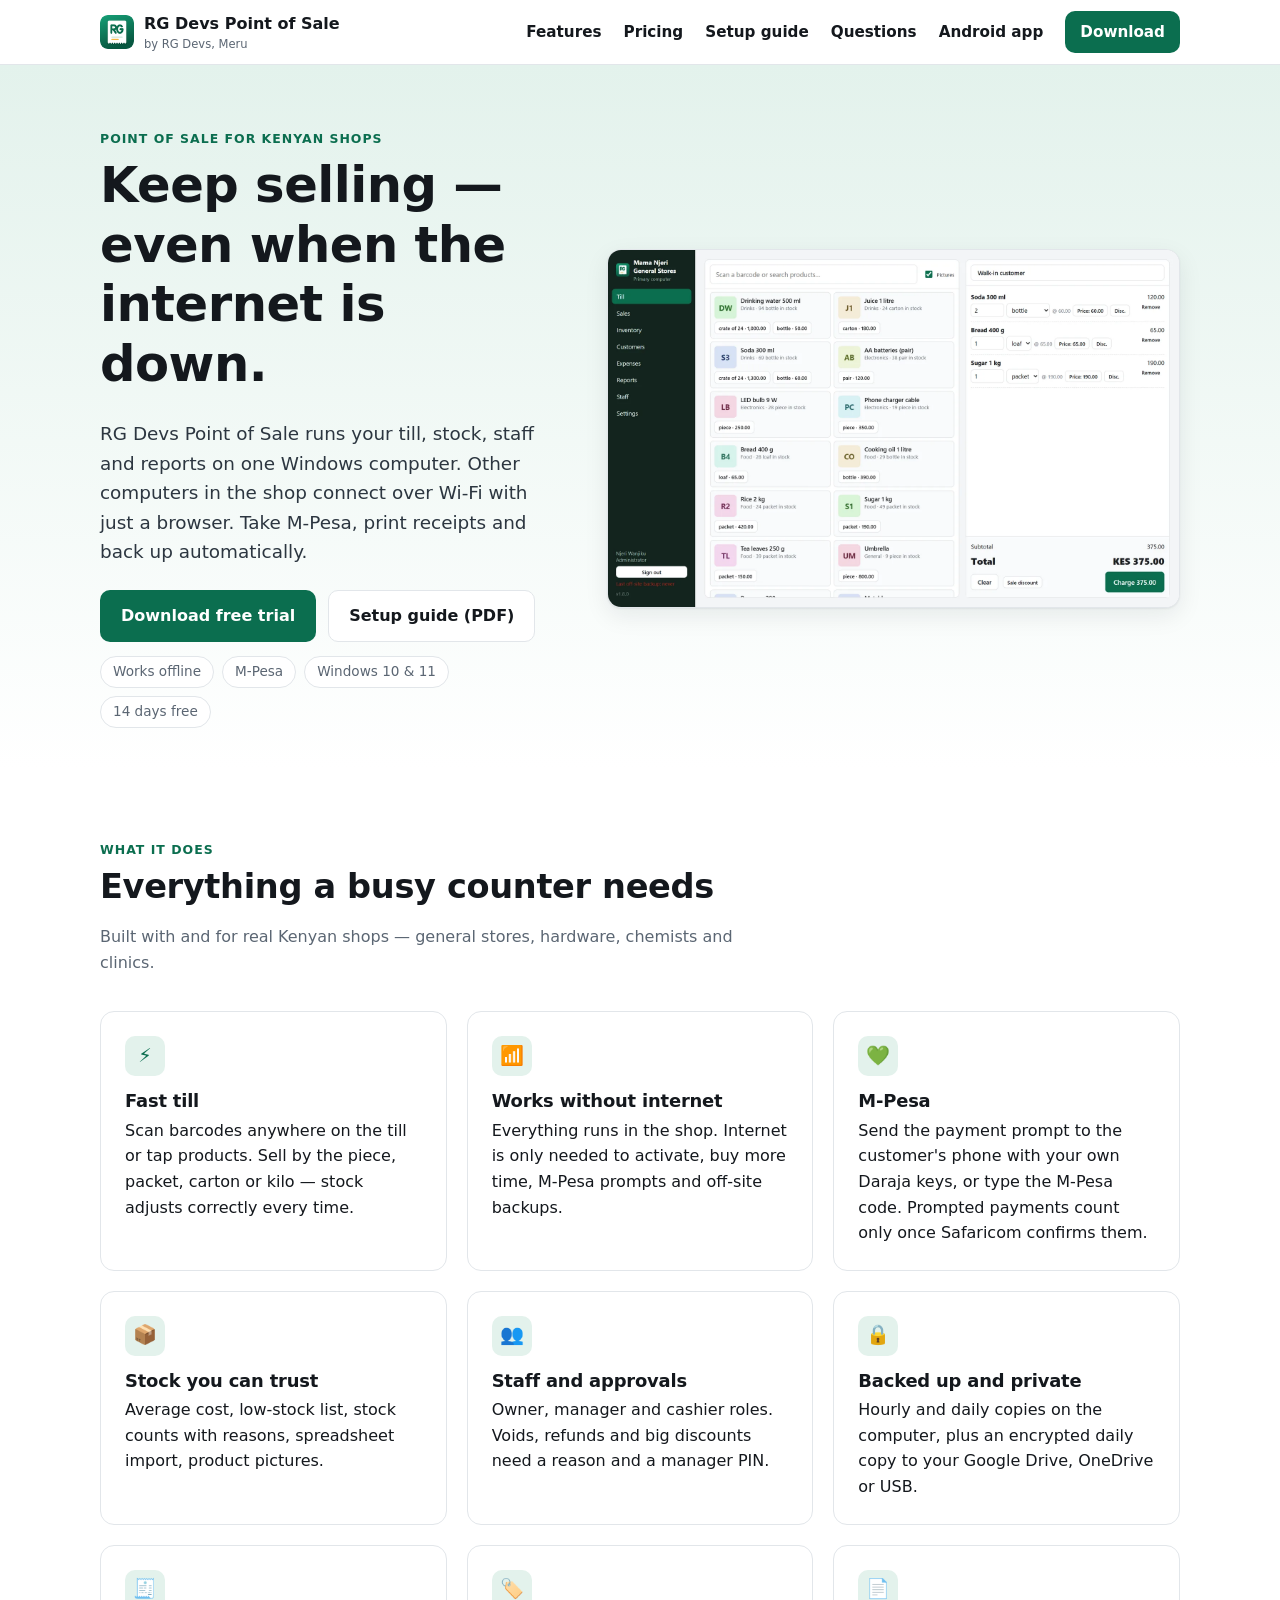
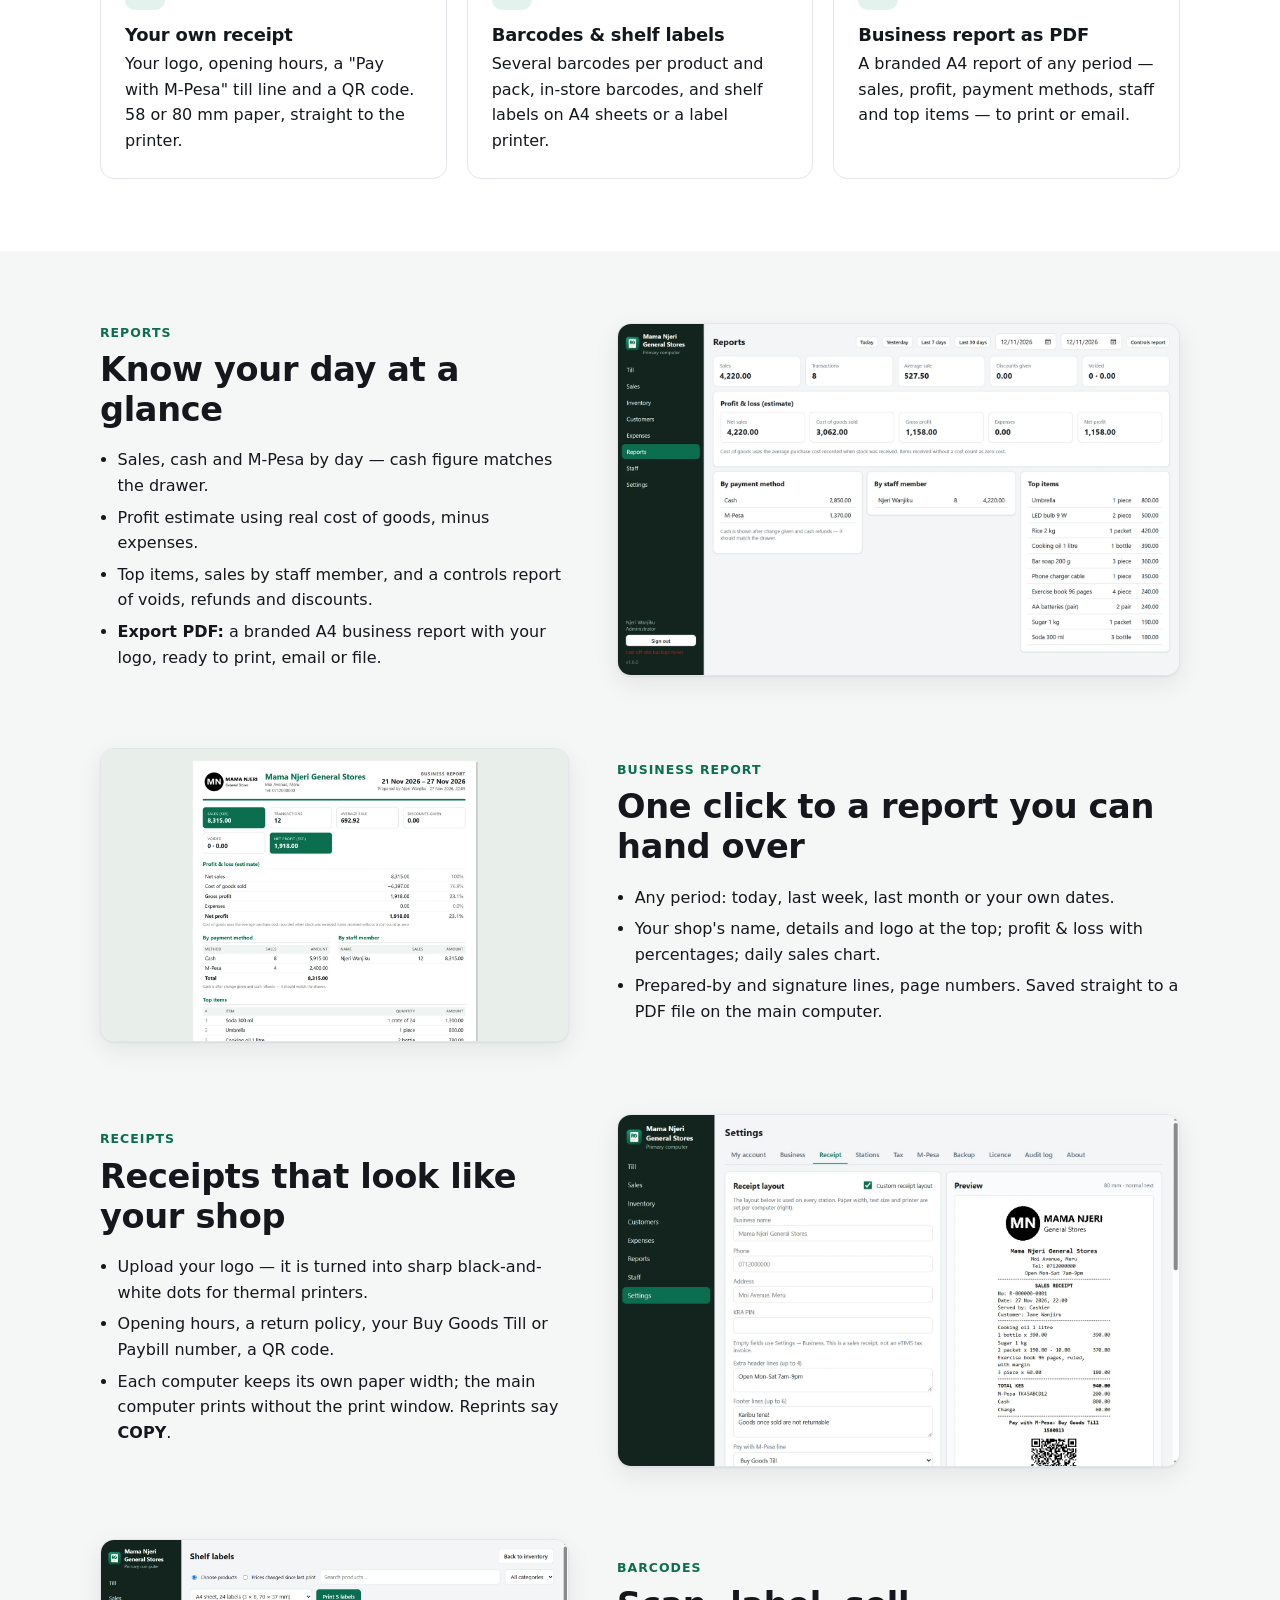
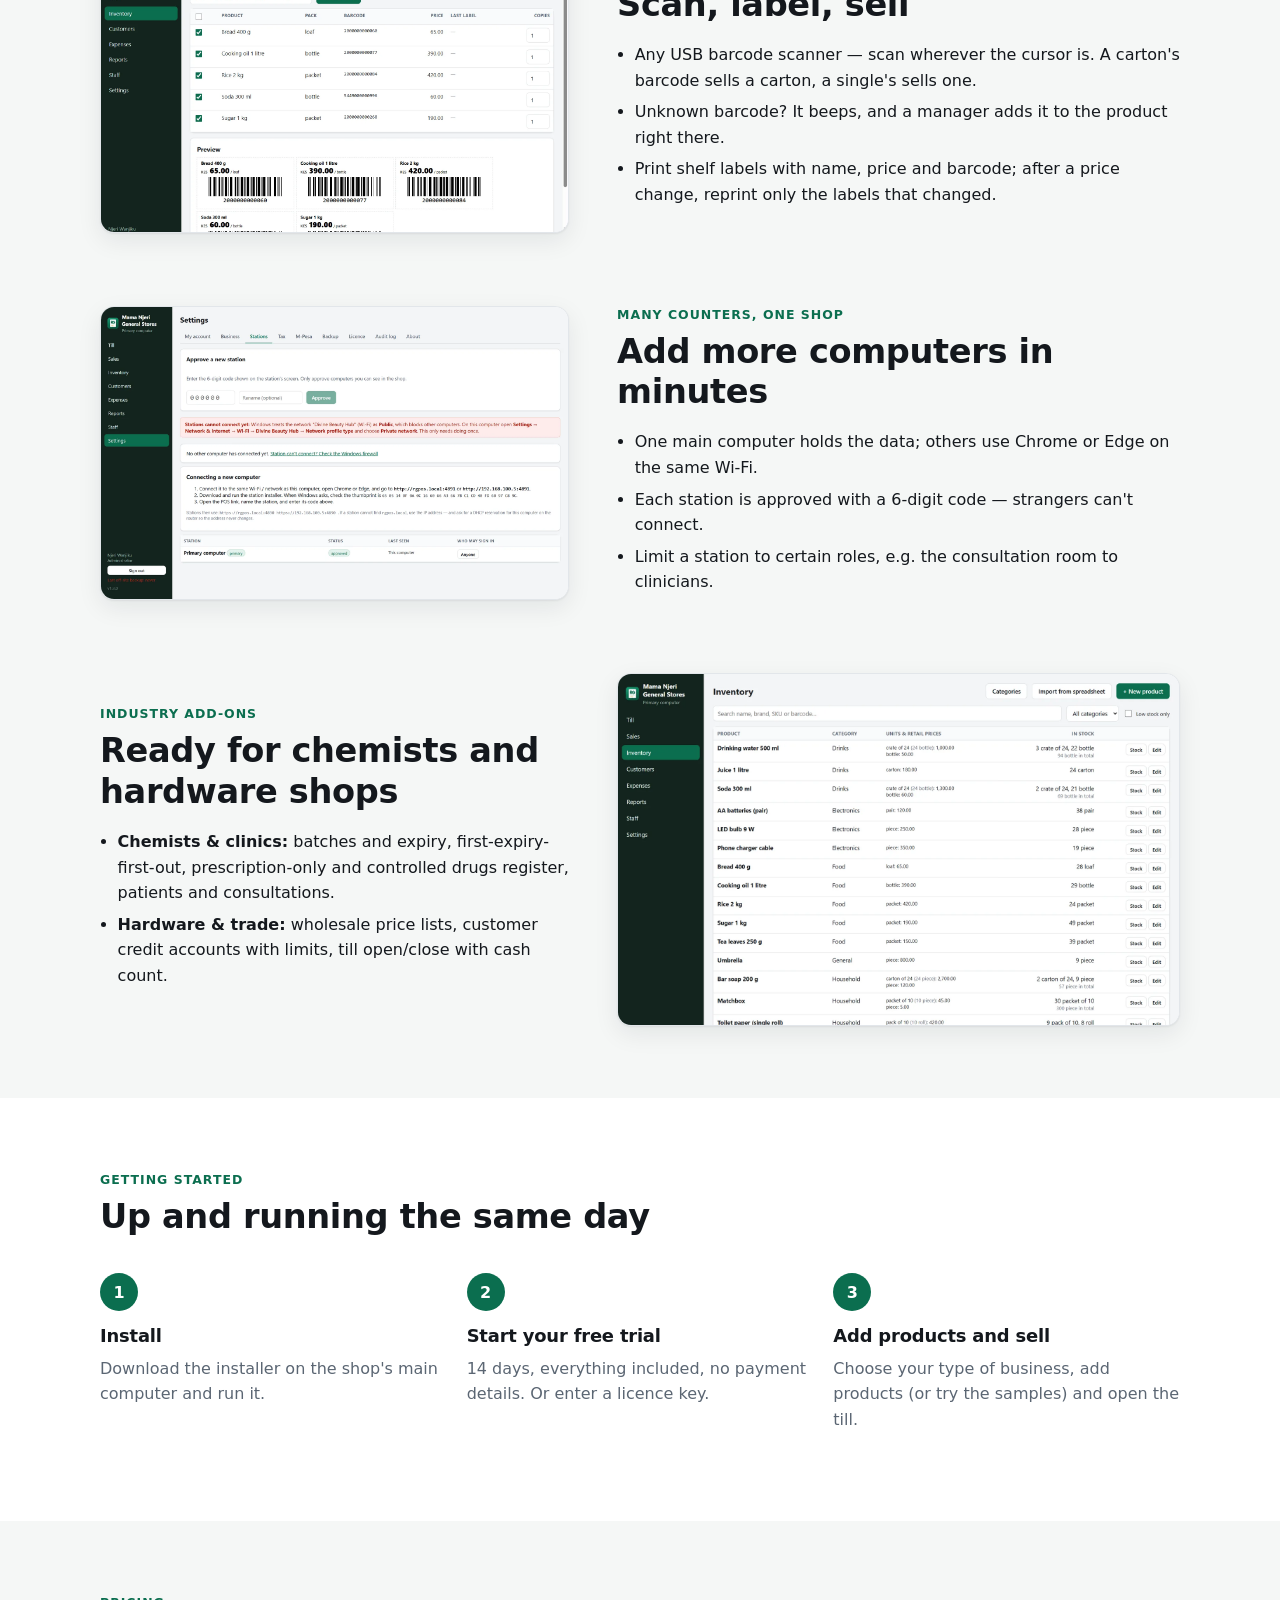
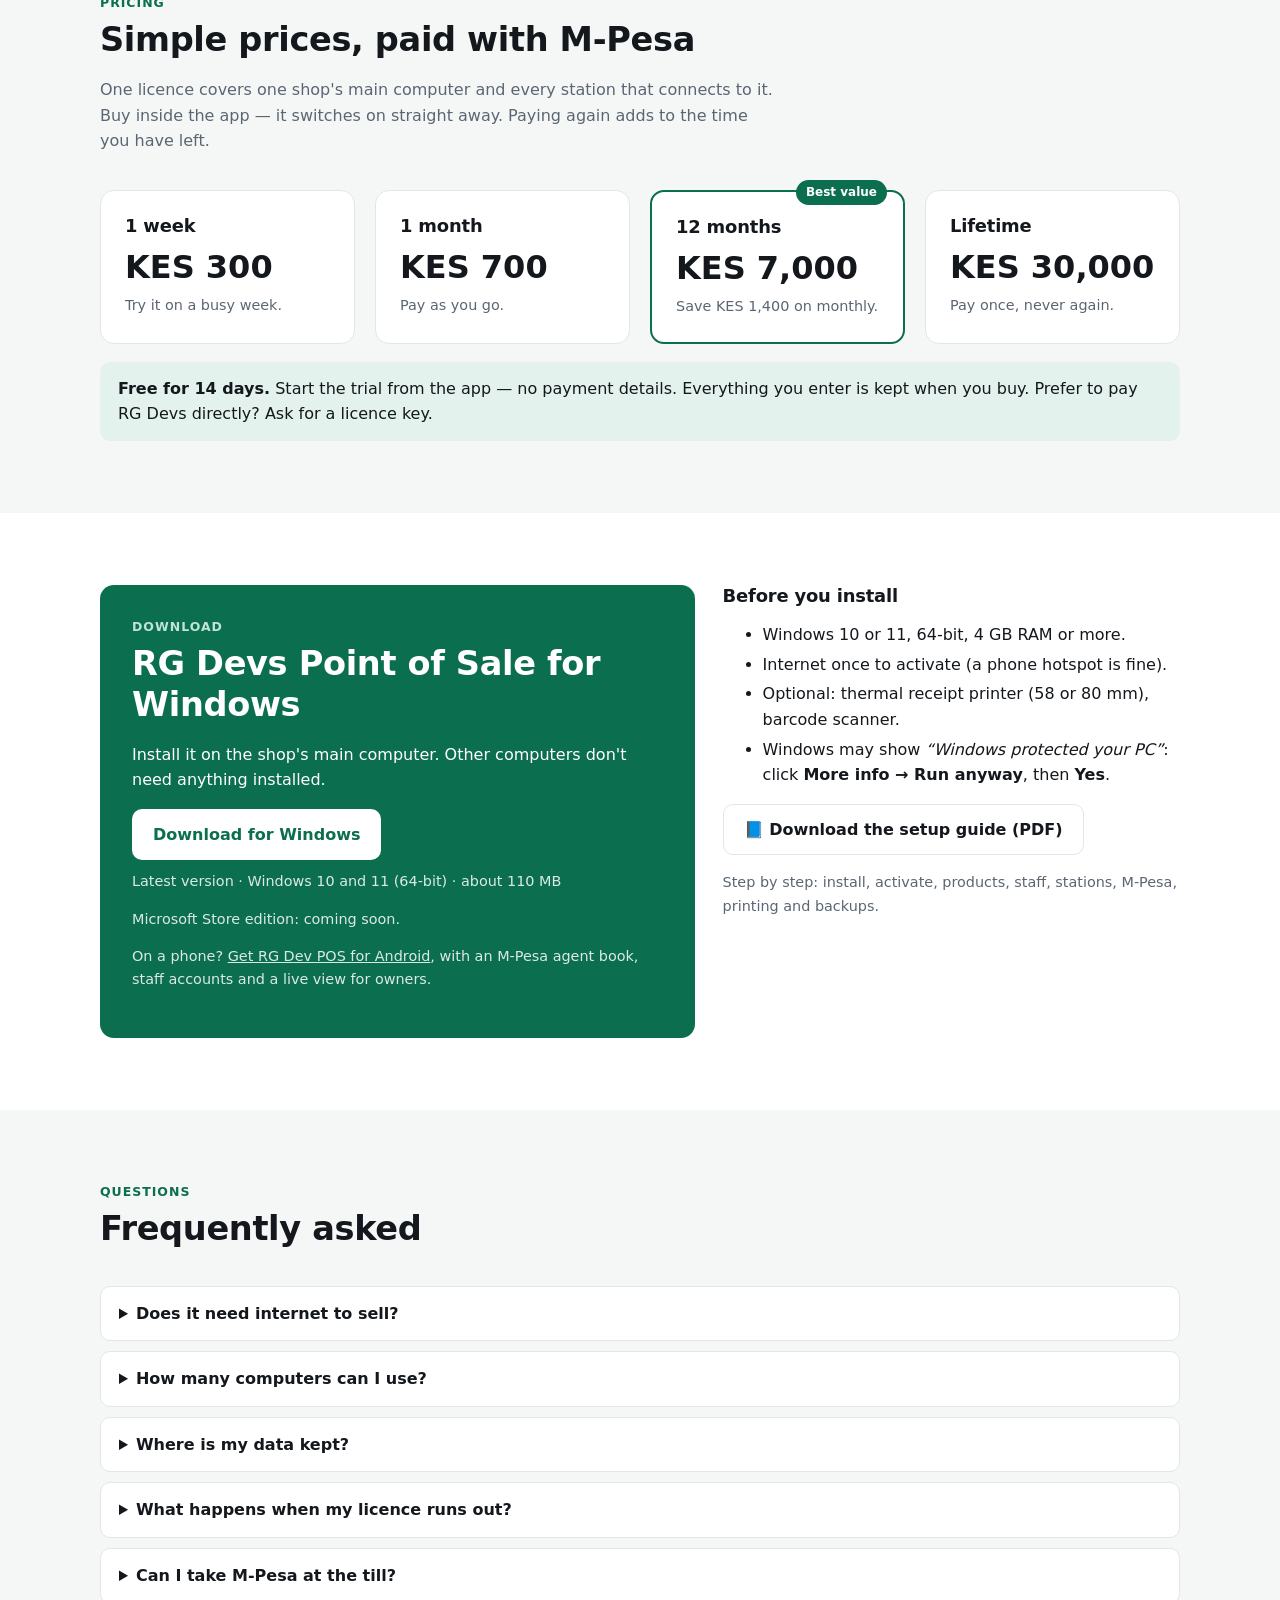
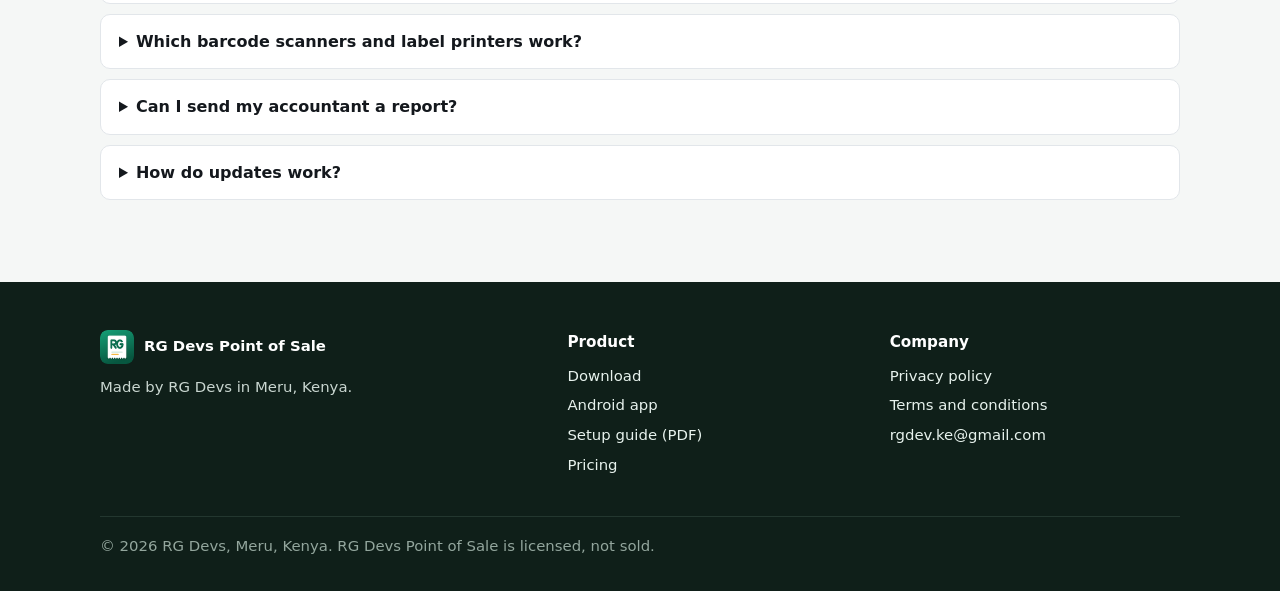
<file: docs/index.html>
<!doctype html>
<html lang="en">
<head>
  <meta charset="utf-8">
  <meta name="viewport" content="width=device-width, initial-scale=1">
  <title>RG Devs Point of Sale — offline POS for Kenyan shops</title>
  <meta name="description" content="RG Devs Point of Sale: a Windows point of sale that keeps selling without internet. Till, stock, staff, M-Pesa, reports and encrypted backups. Free 14-day trial.">
  <meta property="og:title" content="RG Devs Point of Sale">
  <meta property="og:description" content="Offline point of sale for Kenyan shops: till, stock, M-Pesa, reports and backups. Free 14-day trial.">
  <meta property="og:image" content="assets/img/till.jpg">
  <link rel="icon" href="favicon.ico">
  <link rel="apple-touch-icon" href="assets/img/icon-192.png">
  <link rel="stylesheet" href="assets/style.css">
</head>
<body>
<header class="site-head">
  <div class="wrap">
    <a class="logo" href="./"><img src="assets/img/icon-64.png" alt=""><span>RG Devs Point of Sale<small>by RG Devs, Meru</small></span></a>
    <button class="menu-btn" aria-label="Menu" onclick="document.querySelector('.nav').classList.toggle('open')">☰</button>
    <nav class="nav">
      <a href="#features">Features</a>
      <a href="#pricing">Pricing</a>
      <a href="#guide">Setup guide</a>
      <a href="#faq">Questions</a>
      <a href="android.html">Android app</a>
      <a class="btn btn-primary btn-small" href="#download">Download</a>
    </nav>
  </div>
</header>

<main>
  <section class="hero">
    <div class="wrap">
      <div>
        <div class="eyebrow">Point of sale for Kenyan shops</div>
        <h1>Keep selling — even when the internet is down.</h1>
        <p class="lead">RG Devs Point of Sale runs your till, stock, staff and reports on one Windows computer. Other computers in the shop connect over Wi-Fi with just a browser. Take M-Pesa, print receipts and back up automatically.</p>
        <div class="ctas">
          <a class="btn btn-primary" href="#download">Download free trial</a>
          <a class="btn btn-ghost" href="downloads/RG-Devs-POS-Setup-Guide.pdf">Setup guide (PDF)</a>
        </div>
        <div class="badges"><span class="badge">Works offline</span><span class="badge">M-Pesa</span><span class="badge">Windows 10 &amp; 11</span><span class="badge">14 days free</span></div>
      </div>
      <div class="shot"><img src="assets/img/till.webp" width="1600" height="1000" alt="The till: products on the left, the sale on the right, total KES 375" loading="eager"></div>
    </div>
  </section>

  <section id="features">
    <div class="wrap">
      <div class="section-head">
        <div class="eyebrow">What it does</div>
        <h2>Everything a busy counter needs</h2>
        <p class="muted">Built with and for real Kenyan shops — general stores, hardware, chemists and clinics.</p>
      </div>
      <div class="grid grid-3">
        <div class="card"><div class="icon">⚡</div><h3>Fast till</h3><p>Scan barcodes anywhere on the till or tap products. Sell by the piece, packet, carton or kilo — stock adjusts correctly every time.</p></div>
        <div class="card"><div class="icon">📶</div><h3>Works without internet</h3><p>Everything runs in the shop. Internet is only needed to activate, buy more time, M-Pesa prompts and off-site backups.</p></div>
        <div class="card"><div class="icon">💚</div><h3>M-Pesa</h3><p>Send the payment prompt to the customer's phone with your own Daraja keys, or type the M-Pesa code. Prompted payments count only once Safaricom confirms them.</p></div>
        <div class="card"><div class="icon">📦</div><h3>Stock you can trust</h3><p>Average cost, low-stock list, stock counts with reasons, spreadsheet import, product pictures.</p></div>
        <div class="card"><div class="icon">👥</div><h3>Staff and approvals</h3><p>Owner, manager and cashier roles. Voids, refunds and big discounts need a reason and a manager PIN.</p></div>
        <div class="card"><div class="icon">🔒</div><h3>Backed up and private</h3><p>Hourly and daily copies on the computer, plus an encrypted daily copy to your Google Drive, OneDrive or USB.</p></div>
        <div class="card"><div class="icon">🧾</div><h3>Your own receipt</h3><p>Your logo, opening hours, a "Pay with M-Pesa" till line and a QR code. 58 or 80 mm paper, straight to the printer.</p></div>
        <div class="card"><div class="icon">🏷️</div><h3>Barcodes &amp; shelf labels</h3><p>Several barcodes per product and pack, in-store barcodes, and shelf labels on A4 sheets or a label printer.</p></div>
        <div class="card"><div class="icon">📄</div><h3>Business report as PDF</h3><p>A branded A4 report of any period — sales, profit, payment methods, staff and top items — to print or email.</p></div>
      </div>
    </div>
  </section>

  <section class="alt">
    <div class="wrap">
      <div class="feature-row">
        <div>
          <div class="eyebrow">Reports</div>
          <h2>Know your day at a glance</h2>
          <ul>
            <li>Sales, cash and M-Pesa by day — cash figure matches the drawer.</li>
            <li>Profit estimate using real cost of goods, minus expenses.</li>
            <li>Top items, sales by staff member, and a controls report of voids, refunds and discounts.</li>
            <li><b>Export PDF:</b> a branded A4 business report with your logo, ready to print, email or file.</li>
          </ul>
        </div>
        <div class="shot"><img src="assets/img/reports.webp" width="1600" height="1000" alt="Reports: sales 4,220, gross profit 1,158, sales by payment method and top items" loading="lazy"></div>
      </div>
      <div class="feature-row flip">
        <div>
          <div class="eyebrow">Business report</div>
          <h2>One click to a report you can hand over</h2>
          <ul>
            <li>Any period: today, last week, last month or your own dates.</li>
            <li>Your shop's name, details and logo at the top; profit &amp; loss with percentages; daily sales chart.</li>
            <li>Prepared-by and signature lines, page numbers. Saved straight to a PDF file on the main computer.</li>
          </ul>
        </div>
        <div class="shot"><img src="assets/img/report-pdf.webp" width="1600" height="1000" alt="A branded A4 business report: sales 8,315, net profit 1,918, profit and loss, payment methods and top items" loading="lazy"></div>
      </div>
      <div class="feature-row">
        <div>
          <div class="eyebrow">Receipts</div>
          <h2>Receipts that look like your shop</h2>
          <ul>
            <li>Upload your logo — it is turned into sharp black-and-white dots for thermal printers.</li>
            <li>Opening hours, a return policy, your Buy Goods Till or Paybill number, a QR code.</li>
            <li>Each computer keeps its own paper width; the main computer prints without the print window. Reprints say <b>COPY</b>.</li>
          </ul>
        </div>
        <div class="shot"><img src="assets/img/receipt.webp" width="1600" height="1000" alt="Receipt designer with a live preview: logo, header, items, M-Pesa till line and QR code" loading="lazy"></div>
      </div>
      <div class="feature-row flip">
        <div>
          <div class="eyebrow">Barcodes</div>
          <h2>Scan, label, sell</h2>
          <ul>
            <li>Any USB barcode scanner — scan wherever the cursor is. A carton's barcode sells a carton, a single's sells one.</li>
            <li>Unknown barcode? It beeps, and a manager adds it to the product right there.</li>
            <li>Print shelf labels with name, price and barcode; after a price change, reprint only the labels that changed.</li>
          </ul>
        </div>
        <div class="shot"><img src="assets/img/labels.webp" width="1600" height="1000" alt="Shelf labels: five products ticked with a preview of labels showing price and barcode" loading="lazy"></div>
      </div>
      <div class="feature-row flip">
        <div>
          <div class="eyebrow">Many counters, one shop</div>
          <h2>Add more computers in minutes</h2>
          <ul>
            <li>One main computer holds the data; others use Chrome or Edge on the same Wi-Fi.</li>
            <li>Each station is approved with a 6-digit code — strangers can't connect.</li>
            <li>Limit a station to certain roles, e.g. the consultation room to clinicians.</li>
          </ul>
        </div>
        <div class="shot"><img src="assets/img/stations.webp" width="1600" height="1000" alt="Settings, Stations: approve a new station with its code" loading="lazy"></div>
      </div>
      <div class="feature-row">
        <div>
          <div class="eyebrow">Industry add-ons</div>
          <h2>Ready for chemists and hardware shops</h2>
          <ul>
            <li><b>Chemists &amp; clinics:</b> batches and expiry, first-expiry-first-out, prescription-only and controlled drugs register, patients and consultations.</li>
            <li><b>Hardware &amp; trade:</b> wholesale price lists, customer credit accounts with limits, till open/close with cash count.</li>
          </ul>
        </div>
        <div class="shot"><img src="assets/img/inventory.webp" width="1600" height="1000" alt="Inventory list with stock levels and prices" loading="lazy"></div>
      </div>
    </div>
  </section>

  <section>
    <div class="wrap">
      <div class="section-head"><div class="eyebrow">Getting started</div><h2>Up and running the same day</h2></div>
      <div class="steps">
        <div class="step"><h3>Install</h3><p class="muted">Download the installer on the shop's main computer and run it.</p></div>
        <div class="step"><h3>Start your free trial</h3><p class="muted">14 days, everything included, no payment details. Or enter a licence key.</p></div>
        <div class="step"><h3>Add products and sell</h3><p class="muted">Choose your type of business, add products (or try the samples) and open the till.</p></div>
      </div>
    </div>
  </section>

  <section id="pricing" class="alt">
    <div class="wrap">
      <div class="section-head">
        <div class="eyebrow">Pricing</div>
        <h2>Simple prices, paid with M-Pesa</h2>
        <p class="muted">One licence covers one shop's main computer and every station that connects to it. Buy inside the app — it switches on straight away. Paying again adds to the time you have left.</p>
      </div>
      <div class="grid grid-4">
        <div class="card price"><h3>1 week</h3><p class="amount">KES 300</p><p class="muted small">Try it on a busy week.</p></div>
        <div class="card price"><h3>1 month</h3><p class="amount">KES 700</p><p class="muted small">Pay as you go.</p></div>
        <div class="card price popular"><span class="tag">Best value</span><h3>12 months</h3><p class="amount">KES 7,000</p><p class="muted small">Save KES 1,400 on monthly.</p></div>
        <div class="card price"><h3>Lifetime</h3><p class="amount">KES 30,000</p><p class="muted small">Pay once, never again.</p></div>
      </div>
      <div class="trial-note"><b>Free for 14 days.</b> Start the trial from the app — no payment details. Everything you enter is kept when you buy. Prefer to pay RG Devs directly? Ask for a licence key.</div>
    </div>
  </section>

  <section id="download">
    <div class="wrap">
      <div class="download-box">
        <div class="download-main">
          <div class="eyebrow" style="color:#bfe3d4">Download</div>
          <h2>RG Devs Point of Sale for Windows</h2>
          <p>Install it on the shop's main computer. Other computers don't need anything installed.</p>
          <a id="dl-btn" class="btn btn-primary" href="https://github.com/kenrodgersutugi-tech/rg-dev-pos-releases/releases/latest">Download for Windows</a>
          <p class="meta" id="dl-meta">Latest version · Windows 10 and 11 (64-bit) · about 110 MB</p>
          <p class="meta">Microsoft Store edition: coming soon.</p>
          <p class="meta">On a phone? <a href="android.html" style="color:#fff;text-decoration:underline">Get RG Dev POS for Android</a>, with an M-Pesa agent book, staff accounts and a live view for owners.</p>
        </div>
        <div>
          <h3>Before you install</h3>
          <ul class="req">
            <li>Windows 10 or 11, 64-bit, 4 GB RAM or more.</li>
            <li>Internet once to activate (a phone hotspot is fine).</li>
            <li>Optional: thermal receipt printer (58 or 80 mm), barcode scanner.</li>
            <li>Windows may show <i>“Windows protected your PC”</i>: click <b>More info → Run anyway</b>, then <b>Yes</b>.</li>
          </ul>
          <p id="guide"><a class="btn btn-ghost" href="downloads/RG-Devs-POS-Setup-Guide.pdf">📘 Download the setup guide (PDF)</a></p>
          <p class="muted small">Step by step: install, activate, products, staff, stations, M-Pesa, printing and backups.</p>
        </div>
      </div>
    </div>
  </section>

  <section id="faq" class="alt">
    <div class="wrap">
      <div class="section-head"><div class="eyebrow">Questions</div><h2>Frequently asked</h2></div>
      <details><summary>Does it need internet to sell?</summary><p>No. Selling, stock and reports all work offline. Internet is used to activate or buy the licence, for M-Pesa prompts, off-site backups and updates.</p></details>
      <details><summary>How many computers can I use?</summary><p>One licence covers the shop's main computer and as many station computers as you like on the same network. A second branch needs its own licence.</p></details>
      <details><summary>Where is my data kept?</summary><p>On your main computer, in your shop. RG Devs never receives your sales, stock, customer or staff records. Backups are encrypted with your own password. See the <a href="privacy.html">privacy policy</a>.</p></details>
      <details><summary>What happens when my licence runs out?</summary><p>You get a reminder a week before. When it ends, the till pauses until you buy more time — your data is kept, and it switches back on as soon as you pay.</p></details>
      <details><summary>Can I take M-Pesa at the till?</summary><p>Yes. Type the M-Pesa code from the customer's message, or connect your own Safaricom Daraja keys to send the payment prompt to the customer's phone.</p></details>
      <details><summary>Which barcode scanners and label printers work?</summary><p>Any USB barcode scanner that types like a keyboard (most do out of the box). Shelf labels print on standard A4 label sheets (24 or 40 per page) on any printer, or on a label printer with 50 × 30 mm or 40 × 25 mm rolls. Receipts work on 58 mm and 80 mm thermal printers.</p></details>
      <details><summary>Can I send my accountant a report?</summary><p>Yes. Reports → choose the dates → Export PDF gives a branded A4 business report with sales, profit and loss, payment methods, staff and top items.</p></details>
      <details><summary>How do updates work?</summary><p>The app downloads updates by itself and asks before installing, so it never interrupts a sale.</p></details>
    </div>
  </section>
</main>

<footer class="site-foot">
  <div class="wrap">
    <div class="foot-grid">
      <div>
        <a class="logo" href="./" style="color:#fff"><img src="assets/img/icon-64.png" alt=""><span>RG Devs Point of Sale</span></a>
        <p style="margin-top:12px">Made by RG Devs in Meru, Kenya.</p>
      </div>
      <div><h4>Product</h4><ul><li><a href="#download">Download</a></li><li><a href="android.html">Android app</a></li><li><a href="downloads/RG-Devs-POS-Setup-Guide.pdf">Setup guide (PDF)</a></li><li><a href="#pricing">Pricing</a></li></ul></div>
      <div><h4>Company</h4><ul><li><a href="privacy.html">Privacy policy</a></li><li><a href="terms.html">Terms and conditions</a></li><li><a href="mailto:rgdev.ke@gmail.com">rgdev.ke@gmail.com</a></li></ul></div>
    </div>
    <div class="copy">© 2026 RG Devs, Meru, Kenya. RG Devs Point of Sale is licensed, not sold.</div>
  </div>
</footer>

<script>
// Point the download button straight at the newest Windows installer (falls back to the releases page).
fetch('https://api.github.com/repos/kenrodgersutugi-tech/rg-dev-pos-releases/releases/latest')
  .then((r) => (r.ok ? r.json() : Promise.reject()))
  .then((rel) => {
    const exe = (rel.assets || []).find((a) => /\.exe$/i.test(a.name));
    if (!exe) return;
    document.getElementById('dl-btn').href = exe.browser_download_url;
    document.getElementById('dl-btn').textContent = 'Download for Windows (' + rel.tag_name.replace(/^v/, 'version ') + ')';
    document.getElementById('dl-meta').textContent = 'Windows 10 and 11 (64-bit) · ' + Math.round(exe.size / 1048576) + ' MB · released ' + new Date(rel.published_at).toLocaleDateString('en-KE', { day: 'numeric', month: 'long', year: 'numeric' });
  })
  .catch(() => {});
</script>
</body>
</html>
</file>
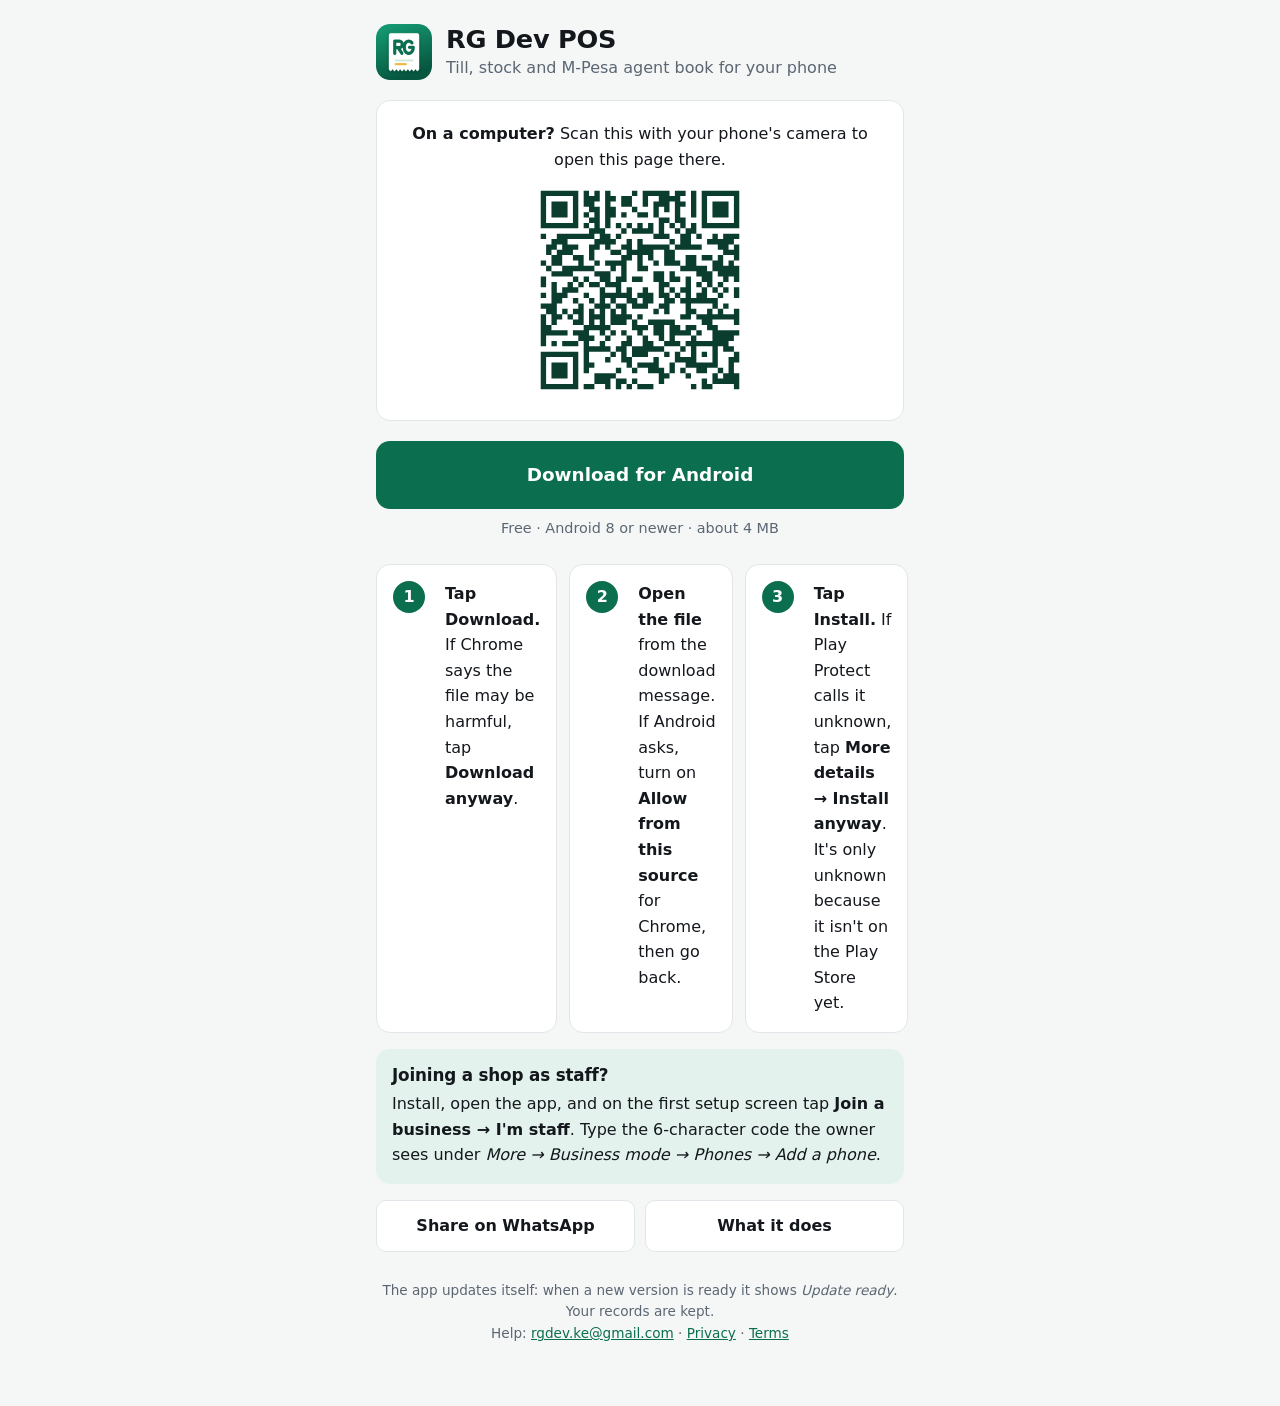
<file: docs/get/index.html>
<!doctype html>
<html lang="en">
<head>
  <meta charset="utf-8">
  <meta name="viewport" content="width=device-width, initial-scale=1">
  <title>Install RG Dev POS</title>
  <meta name="description" content="Install RG Dev POS on your Android phone: one tap to download, three steps to install. Free.">
  <meta property="og:title" content="Install RG Dev POS on your phone">
  <meta property="og:description" content="Point of sale and M-Pesa agent book for Android. Works offline. Tap to download and install.">
  <meta property="og:image" content="https://kenrodgersutugi-tech.github.io/rg-dev-pos-releases/assets/img/icon-192.png">
  <meta name="theme-color" content="#0b6e4f">
  <link rel="icon" href="../favicon.ico">
  <link rel="apple-touch-icon" href="../assets/img/icon-192.png">
  <link rel="stylesheet" href="../assets/style.css">
  <style>
    body { background: var(--bg-2); }
    .get { max-width: 560px; margin: 0 auto; padding: 24px 16px 48px; }
    .get-head { display: flex; align-items: center; gap: 14px; margin-bottom: 20px; }
    .get-head img { width: 56px; height: 56px; border-radius: 14px; }
    .get-head h1 { font-size: 1.6rem; margin: 0; }
    .get-head p { margin: 0; color: var(--muted); }
    .big { display: block; width: 100%; text-align: center; font-size: 1.15rem; padding: 18px 20px; border-radius: 14px; }
    .meta { color: var(--muted); font-size: 0.9rem; text-align: center; margin: 8px 0 0; }
    .steps { list-style: none; padding: 0; margin: 24px 0 0; display: grid; gap: 12px; }
    .steps li { display: grid; grid-template-columns: 40px 1fr; gap: 12px; align-items: start; background: #fff; border: 1px solid var(--line); border-radius: var(--radius); padding: 16px; }
    .num { width: 32px; height: 32px; border-radius: 50%; background: var(--brand); color: #fff; display: grid; place-items: center; font-weight: 700; }
    .steps b { color: var(--ink); }
    .steps p { margin: 0; }
    .note { background: var(--brand-soft); border-radius: var(--radius); padding: 16px; margin-top: 16px; }
    .note h2 { font-size: 1.05rem; margin: 0 0 6px; }
    .note p { margin: 0; }
    .row { display: flex; gap: 10px; flex-wrap: wrap; margin-top: 16px; }
    .row .btn { flex: 1 1 200px; text-align: center; }
    .qr { display: none; text-align: center; background: #fff; border: 1px solid var(--line); border-radius: var(--radius); padding: 20px; margin-bottom: 20px; }
    .qr img { width: 220px; height: 220px; margin: 8px auto 0; }
    .qr.show { display: block; }
    .foot { text-align: center; color: var(--muted); font-size: 0.85rem; margin-top: 28px; }
  </style>
</head>
<body>
<main class="get">
  <div class="get-head">
    <img src="../assets/img/icon-192.png" alt="">
    <div>
      <h1>RG Dev POS</h1>
      <p>Till, stock and M-Pesa agent book for your phone</p>
    </div>
  </div>

  <!-- Shown on computers: install happens on the phone. -->
  <div class="qr" id="qr">
    <b>On a computer?</b> Scan this with your phone's camera to open this page there.
    <img src="../assets/img/android-qr.svg" alt="QR code for this page">
  </div>

  <a id="dl" class="btn btn-primary big" href="https://github.com/kenrodgersutugi-tech/rg-dev-pos-android-releases/releases/latest/download/RG-Dev-POS.apk">Download for Android</a>
  <p class="meta" id="meta">Free · Android 8 or newer · about 4 MB</p>

  <ol class="steps">
    <li><span class="num">1</span><p><b>Tap Download.</b> If Chrome says the file may be harmful, tap <b>Download anyway</b>.</p></li>
    <li><span class="num">2</span><p><b>Open the file</b> from the download message. If Android asks, turn on <b>Allow from this source</b> for Chrome, then go back.</p></li>
    <li><span class="num">3</span><p><b>Tap Install.</b> If Play Protect calls it unknown, tap <b>More details → Install anyway</b>. It's only unknown because it isn't on the Play Store yet.</p></li>
  </ol>

  <div class="note">
    <h2>Joining a shop as staff?</h2>
    <p>Install, open the app, and on the first setup screen tap <b>Join a business → I'm staff</b>. Type the 6-character code the owner sees under <i>More → Business mode → Phones → Add a phone</i>.</p>
  </div>

  <div class="row">
    <a class="btn btn-ghost" id="share" href="https://wa.me/?text=Install%20RG%20Dev%20POS%20(till%20and%20M-Pesa%20agent%20book)%3A%20https%3A%2F%2Fkenrodgersutugi-tech.github.io%2Frg-dev-pos-releases%2Fget%2F">Share on WhatsApp</a>
    <a class="btn btn-ghost" href="../android.html">What it does</a>
  </div>

  <p class="foot">The app updates itself: when a new version is ready it shows <i>Update ready</i>. Your records are kept.<br>
    Help: <a href="mailto:rgdev.ke@gmail.com">rgdev.ke@gmail.com</a> · <a href="../android-privacy.html">Privacy</a> · <a href="../android-terms.html">Terms</a></p>
</main>

<script>
  // Computers get the QR code first; phones go straight to the button.
  if (!/Android|iPhone|iPad|Mobile/i.test(navigator.userAgent)) document.getElementById('qr').classList.add('show');
  if (/iPhone|iPad/i.test(navigator.userAgent)) document.getElementById('meta').textContent = 'This app is for Android phones and tablets. iPhone isn’t supported.';
  // Point the button at the newest version and show its number and size.
  fetch('https://api.github.com/repos/kenrodgersutugi-tech/rg-dev-pos-android-releases/releases/latest')
    .then((r) => (r.ok ? r.json() : Promise.reject()))
    .then((rel) => {
      const apk = (rel.assets || []).find((a) => /^RG-Dev-POS-[\d.]+\.apk$/i.test(a.name));
      if (!apk) return;
      document.getElementById('dl').href = apk.browser_download_url;
      document.getElementById('dl').textContent = 'Download for Android (' + rel.tag_name.replace(/^v/, 'v') + ')';
      if (!/iPhone|iPad/i.test(navigator.userAgent)) {
        document.getElementById('meta').textContent = 'Free · Android 8 or newer · ' + (apk.size / 1048576).toFixed(1) + ' MB';
      }
    })
    .catch(() => {});
</script>
</body>
</html>
</file>
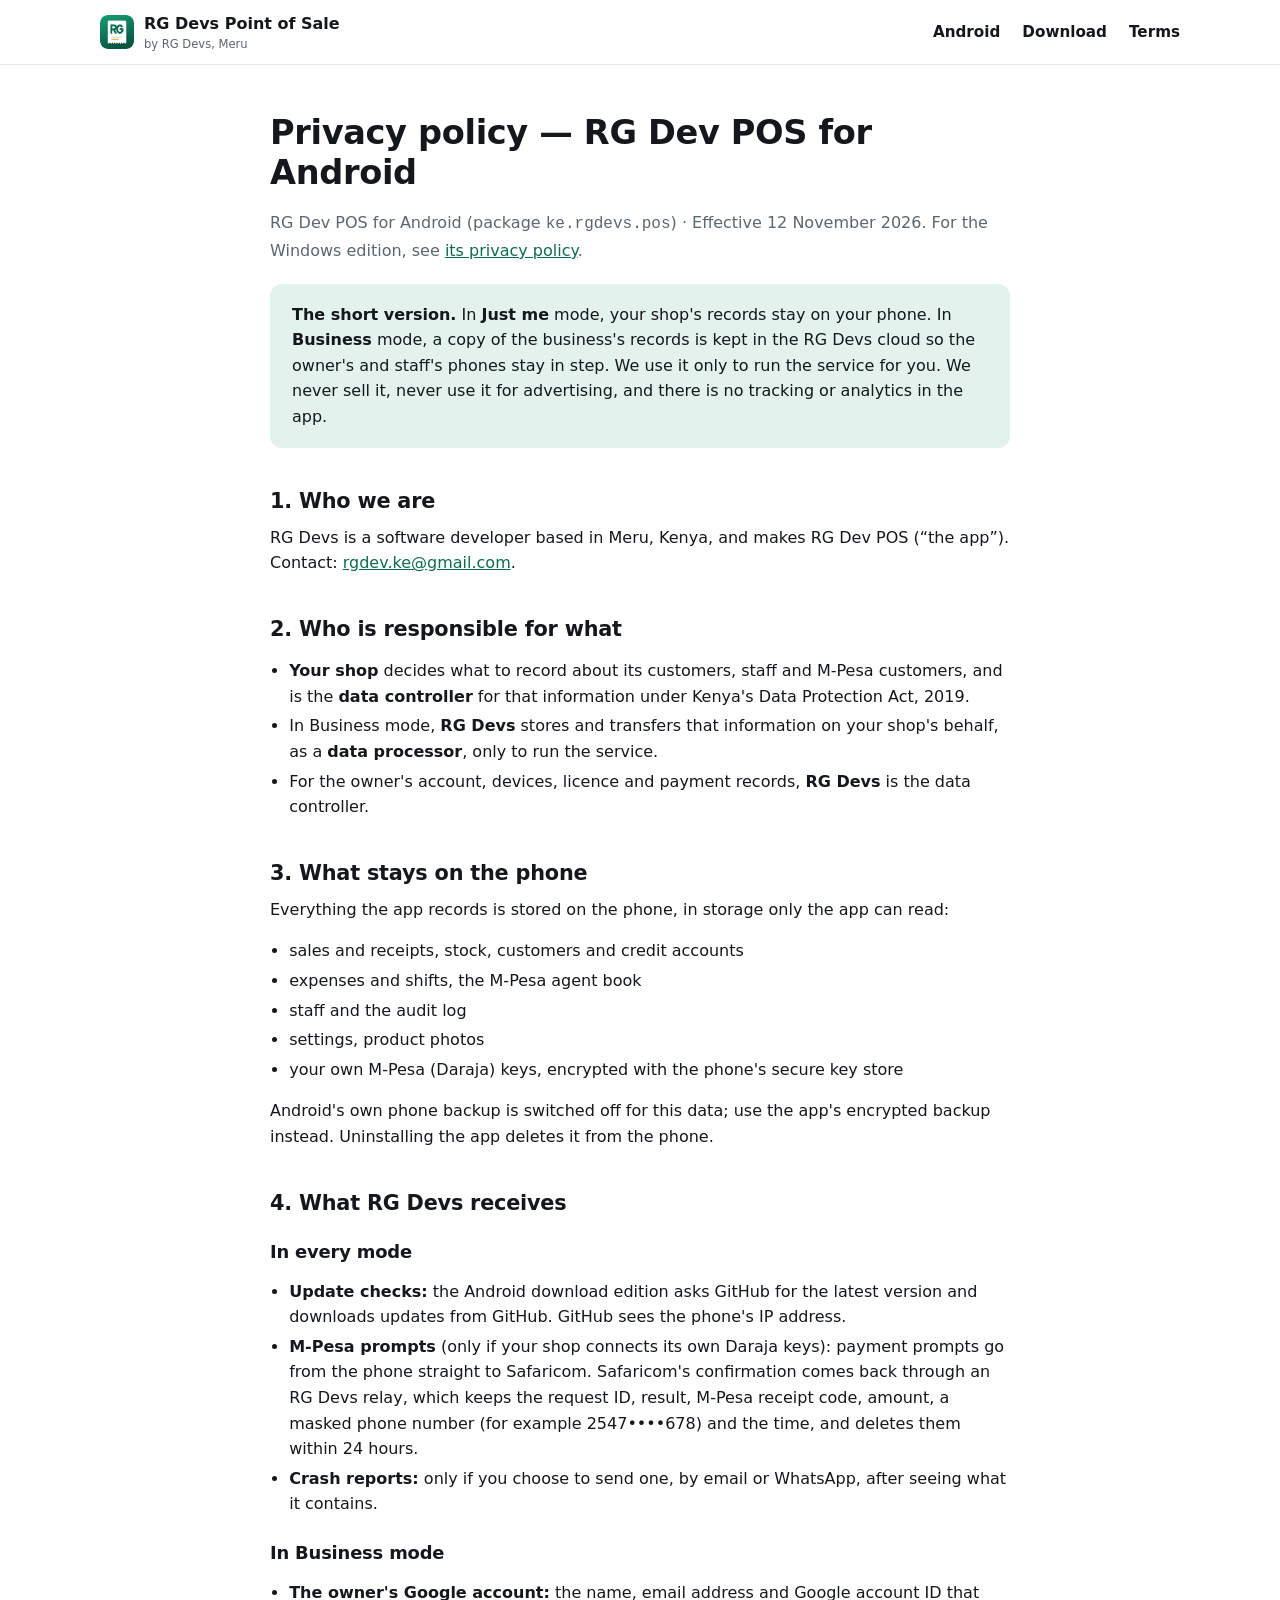
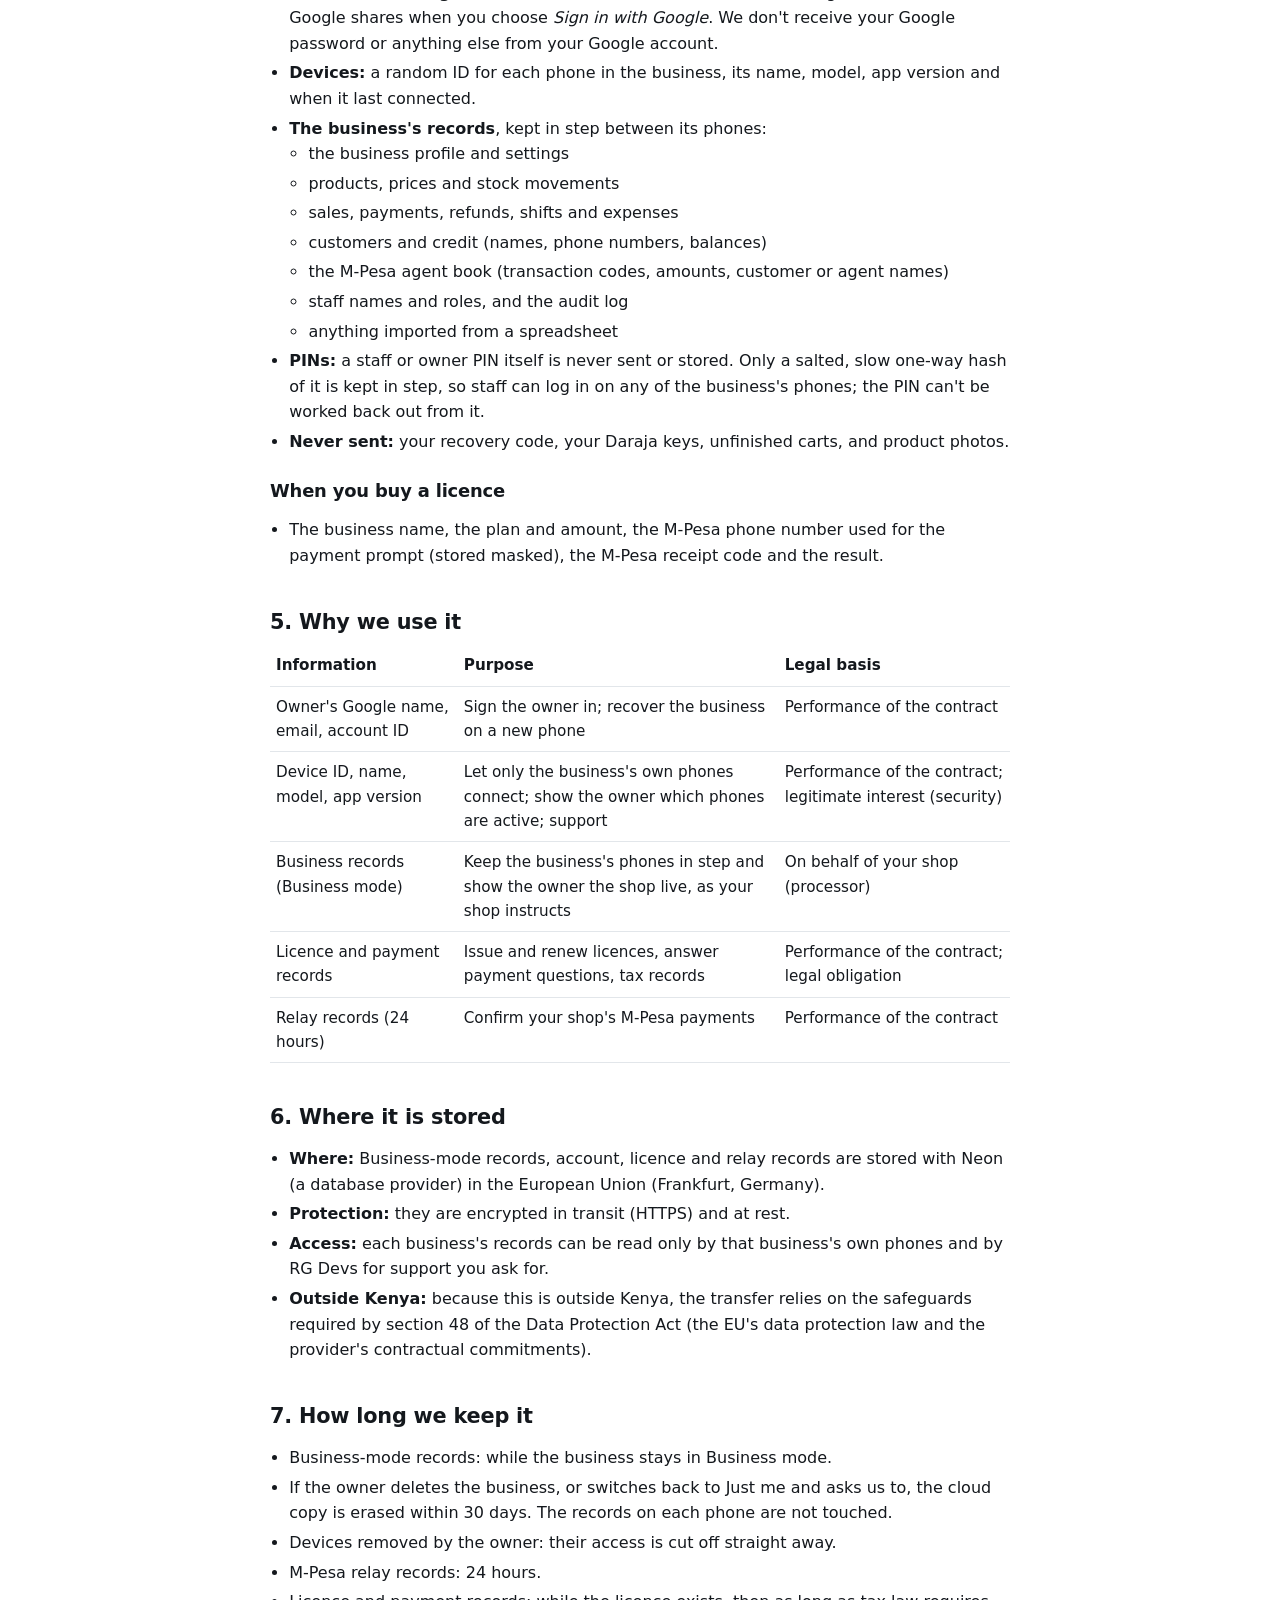
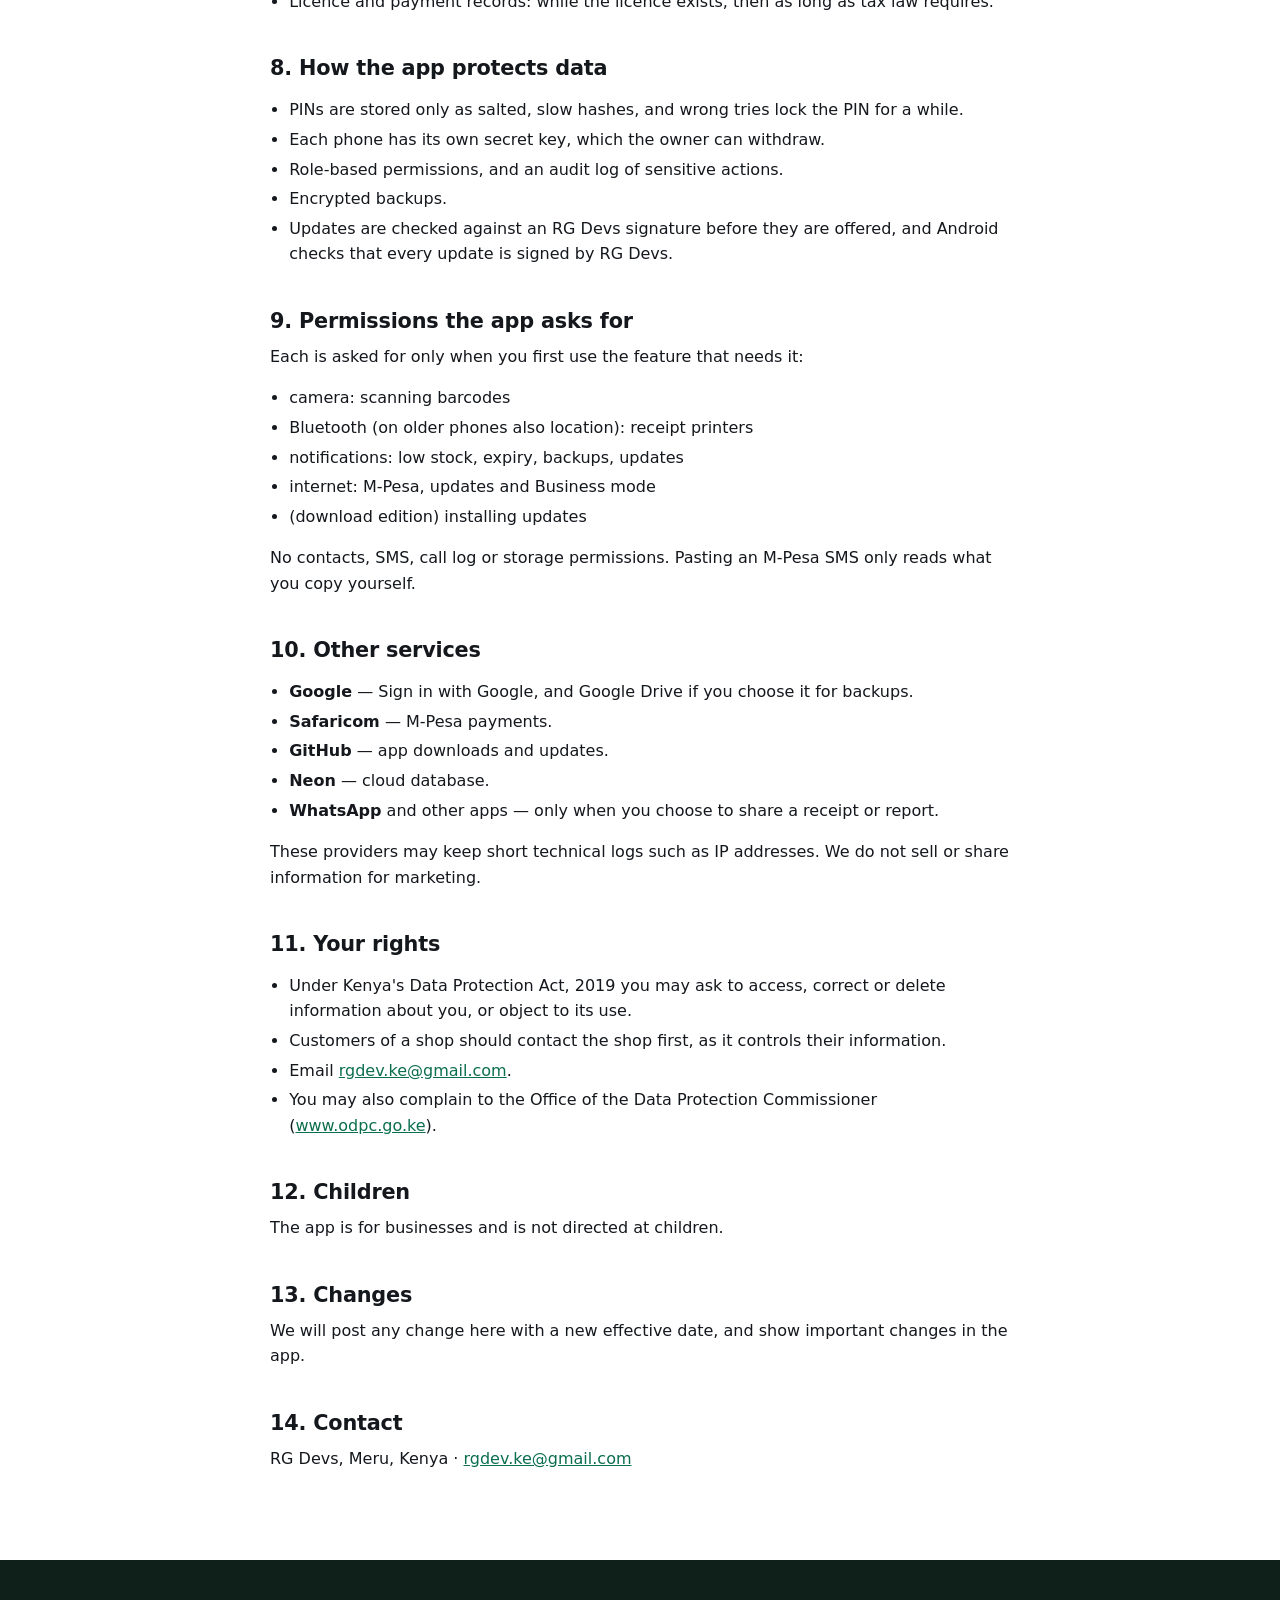
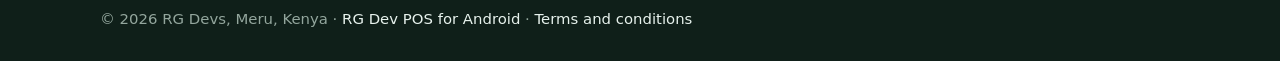
<file: docs/android-privacy.html>
<!doctype html>
<html lang="en">
<head>
  <meta charset="utf-8">
  <meta name="viewport" content="width=device-width, initial-scale=1">
  <title>Privacy policy (Android) — RG Dev POS</title>
  <meta name="description" content="How RG Dev POS for Android handles information: what stays on the phone, what Business mode keeps in the RG Devs cloud, and your rights.">
  <link rel="icon" href="favicon.ico">
  <link rel="stylesheet" href="assets/style.css">
</head>
<body>
<header class="site-head">
  <div class="wrap">
    <a class="logo" href="./"><img src="assets/img/icon-64.png" alt=""><span>RG Devs Point of Sale<small>by RG Devs, Meru</small></span></a>
    <nav class="nav" style="display:flex"><a href="android.html">Android</a><a href="android.html#download">Download</a><a href="android-terms.html">Terms</a></nav>
  </div>
</header>
<main class="legal">
  <h1>Privacy policy — RG Dev POS for Android</h1>
  <p class="muted">RG Dev POS for Android (package <code>ke.rgdevs.pos</code>) · Effective 12 November 2026. For the Windows edition, see <a href="privacy.html">its privacy policy</a>.</p>

  <div class="summary">
    <b>The short version.</b> In <b>Just me</b> mode, your shop's records stay on your phone. In <b>Business</b> mode, a copy of the business's records is
    kept in the RG Devs cloud so the owner's and staff's phones stay in step. We use it only to run the service for you. We never sell it,
    never use it for advertising, and there is no tracking or analytics in the app.
  </div>

  <h2>1. Who we are</h2>
  <p>RG Devs is a software developer based in Meru, Kenya, and makes RG Dev POS (“the app”). Contact: <a href="mailto:rgdev.ke@gmail.com">rgdev.ke@gmail.com</a>.</p>

  <h2>2. Who is responsible for what</h2>
  <ul>
    <li><b>Your shop</b> decides what to record about its customers, staff and M-Pesa customers, and is the <b>data controller</b> for that information under
      Kenya's Data Protection Act, 2019.</li>
    <li>In Business mode, <b>RG Devs</b> stores and transfers that information on your shop's behalf, as a <b>data processor</b>, only to run the service.</li>
    <li>For the owner's account, devices, licence and payment records, <b>RG Devs</b> is the data controller.</li>
  </ul>

  <h2>3. What stays on the phone</h2>
  <p>Everything the app records is stored on the phone, in storage only the app can read:</p>
  <ul>
    <li>sales and receipts, stock, customers and credit accounts</li>
    <li>expenses and shifts, the M-Pesa agent book</li>
    <li>staff and the audit log</li>
    <li>settings, product photos</li>
    <li>your own M-Pesa (Daraja) keys, encrypted with the phone's secure key store</li>
  </ul>
  <p>Android's own phone backup is switched off for this data; use the app's encrypted backup instead. Uninstalling the app deletes it from the phone.</p>

  <h2>4. What RG Devs receives</h2>
  <h3>In every mode</h3>
  <ul>
    <li><b>Update checks:</b> the Android download edition asks GitHub for the latest version and downloads updates from GitHub. GitHub sees the phone's IP address.</li>
    <li><b>M-Pesa prompts</b> (only if your shop connects its own Daraja keys): payment prompts go from the phone straight to Safaricom. Safaricom's confirmation comes back
      through an RG Devs relay, which keeps the request ID, result, M-Pesa receipt code, amount, a masked phone number (for example 2547••••678) and the time,
      and deletes them within 24 hours.</li>
    <li><b>Crash reports:</b> only if you choose to send one, by email or WhatsApp, after seeing what it contains.</li>
  </ul>
  <h3>In Business mode</h3>
  <ul>
    <li><b>The owner's Google account:</b> the name, email address and Google account ID that Google shares when you choose <i>Sign in with Google</i>.
      We don't receive your Google password or anything else from your Google account.</li>
    <li><b>Devices:</b> a random ID for each phone in the business, its name, model, app version and when it last connected.</li>
    <li><b>The business's records</b>, kept in step between its phones:
      <ul>
        <li>the business profile and settings</li>
        <li>products, prices and stock movements</li>
        <li>sales, payments, refunds, shifts and expenses</li>
        <li>customers and credit (names, phone numbers, balances)</li>
        <li>the M-Pesa agent book (transaction codes, amounts, customer or agent names)</li>
        <li>staff names and roles, and the audit log</li>
        <li>anything imported from a spreadsheet</li>
      </ul></li>
    <li><b>PINs:</b> a staff or owner PIN itself is never sent or stored. Only a salted, slow one-way hash of it is kept in step, so staff can log
      in on any of the business's phones; the PIN can't be worked back out from it.</li>
    <li><b>Never sent:</b> your recovery code, your Daraja keys, unfinished carts, and product photos.</li>
  </ul>
  <h3>When you buy a licence</h3>
  <ul>
    <li>The business name, the plan and amount, the M-Pesa phone number used for the payment prompt (stored masked), the M-Pesa receipt code and the result.</li>
  </ul>

  <h2>5. Why we use it</h2>
  <table>
    <tr><th>Information</th><th>Purpose</th><th>Legal basis</th></tr>
    <tr><td>Owner's Google name, email, account ID</td><td>Sign the owner in; recover the business on a new phone</td><td>Performance of the contract</td></tr>
    <tr><td>Device ID, name, model, app version</td><td>Let only the business's own phones connect; show the owner which phones are active; support</td><td>Performance of the contract; legitimate interest (security)</td></tr>
    <tr><td>Business records (Business mode)</td><td>Keep the business's phones in step and show the owner the shop live, as your shop instructs</td><td>On behalf of your shop (processor)</td></tr>
    <tr><td>Licence and payment records</td><td>Issue and renew licences, answer payment questions, tax records</td><td>Performance of the contract; legal obligation</td></tr>
    <tr><td>Relay records (24 hours)</td><td>Confirm your shop's M-Pesa payments</td><td>Performance of the contract</td></tr>
  </table>

  <h2>6. Where it is stored</h2>
  <ul>
    <li><b>Where:</b> Business-mode records, account, licence and relay records are stored with Neon (a database provider) in the European Union (Frankfurt, Germany).</li>
    <li><b>Protection:</b> they are encrypted in transit (HTTPS) and at rest.</li>
    <li><b>Access:</b> each business's records can be read only by that business's own phones and by RG Devs for support you ask for.</li>
    <li><b>Outside Kenya:</b> because this is outside Kenya, the transfer relies on the safeguards required by section 48 of the Data Protection Act (the EU's data
      protection law and the provider's contractual commitments).</li>
  </ul>

  <h2>7. How long we keep it</h2>
  <ul>
    <li>Business-mode records: while the business stays in Business mode.</li>
    <li>If the owner deletes the business, or switches back to Just me and asks us to, the cloud copy is erased within 30 days. The records on each phone are not touched.</li>
    <li>Devices removed by the owner: their access is cut off straight away.</li>
    <li>M-Pesa relay records: 24 hours.</li>
    <li>Licence and payment records: while the licence exists, then as long as tax law requires.</li>
  </ul>

  <h2>8. How the app protects data</h2>
  <ul>
    <li>PINs are stored only as salted, slow hashes, and wrong tries lock the PIN for a while.</li>
    <li>Each phone has its own secret key, which the owner can withdraw.</li>
    <li>Role-based permissions, and an audit log of sensitive actions.</li>
    <li>Encrypted backups.</li>
    <li>Updates are checked against an RG Devs signature before they are offered, and Android checks that every update is signed by RG Devs.</li>
  </ul>

  <h2>9. Permissions the app asks for</h2>
  <p>Each is asked for only when you first use the feature that needs it:</p>
  <ul>
    <li>camera: scanning barcodes</li>
    <li>Bluetooth (on older phones also location): receipt printers</li>
    <li>notifications: low stock, expiry, backups, updates</li>
    <li>internet: M-Pesa, updates and Business mode</li>
    <li>(download edition) installing updates</li>
  </ul>
  <p>No contacts, SMS, call log or storage permissions. Pasting an M-Pesa SMS only reads what you copy yourself.</p>

  <h2>10. Other services</h2>
  <ul>
    <li><b>Google</b> — Sign in with Google, and Google Drive if you choose it for backups.</li>
    <li><b>Safaricom</b> — M-Pesa payments.</li>
    <li><b>GitHub</b> — app downloads and updates.</li>
    <li><b>Neon</b> — cloud database.</li>
    <li><b>WhatsApp</b> and other apps — only when you choose to share a receipt or report.</li>
  </ul>
  <p>These providers may keep short technical logs such as IP addresses. We do not sell or share information for marketing.</p>

  <h2>11. Your rights</h2>
  <ul>
    <li>Under Kenya's Data Protection Act, 2019 you may ask to access, correct or delete information about you, or object to its use.</li>
    <li>Customers of a shop should contact the shop first, as it controls their information.</li>
    <li>Email <a href="mailto:rgdev.ke@gmail.com">rgdev.ke@gmail.com</a>.</li>
    <li>You may also complain to the Office of the Data Protection Commissioner (<a href="https://www.odpc.go.ke">www.odpc.go.ke</a>).</li>
  </ul>

  <h2>12. Children</h2>
  <p>The app is for businesses and is not directed at children.</p>

  <h2>13. Changes</h2>
  <p>We will post any change here with a new effective date, and show important changes in the app.</p>

  <h2>14. Contact</h2>
  <p>RG Devs, Meru, Kenya · <a href="mailto:rgdev.ke@gmail.com">rgdev.ke@gmail.com</a></p>
</main>
<footer class="site-foot"><div class="wrap"><div class="copy" style="border:0;margin:0;padding:0">© 2026 RG Devs, Meru, Kenya · <a href="android.html">RG Dev POS for Android</a> · <a href="android-terms.html">Terms and conditions</a></div></div></footer>
</body>
</html>
</file>
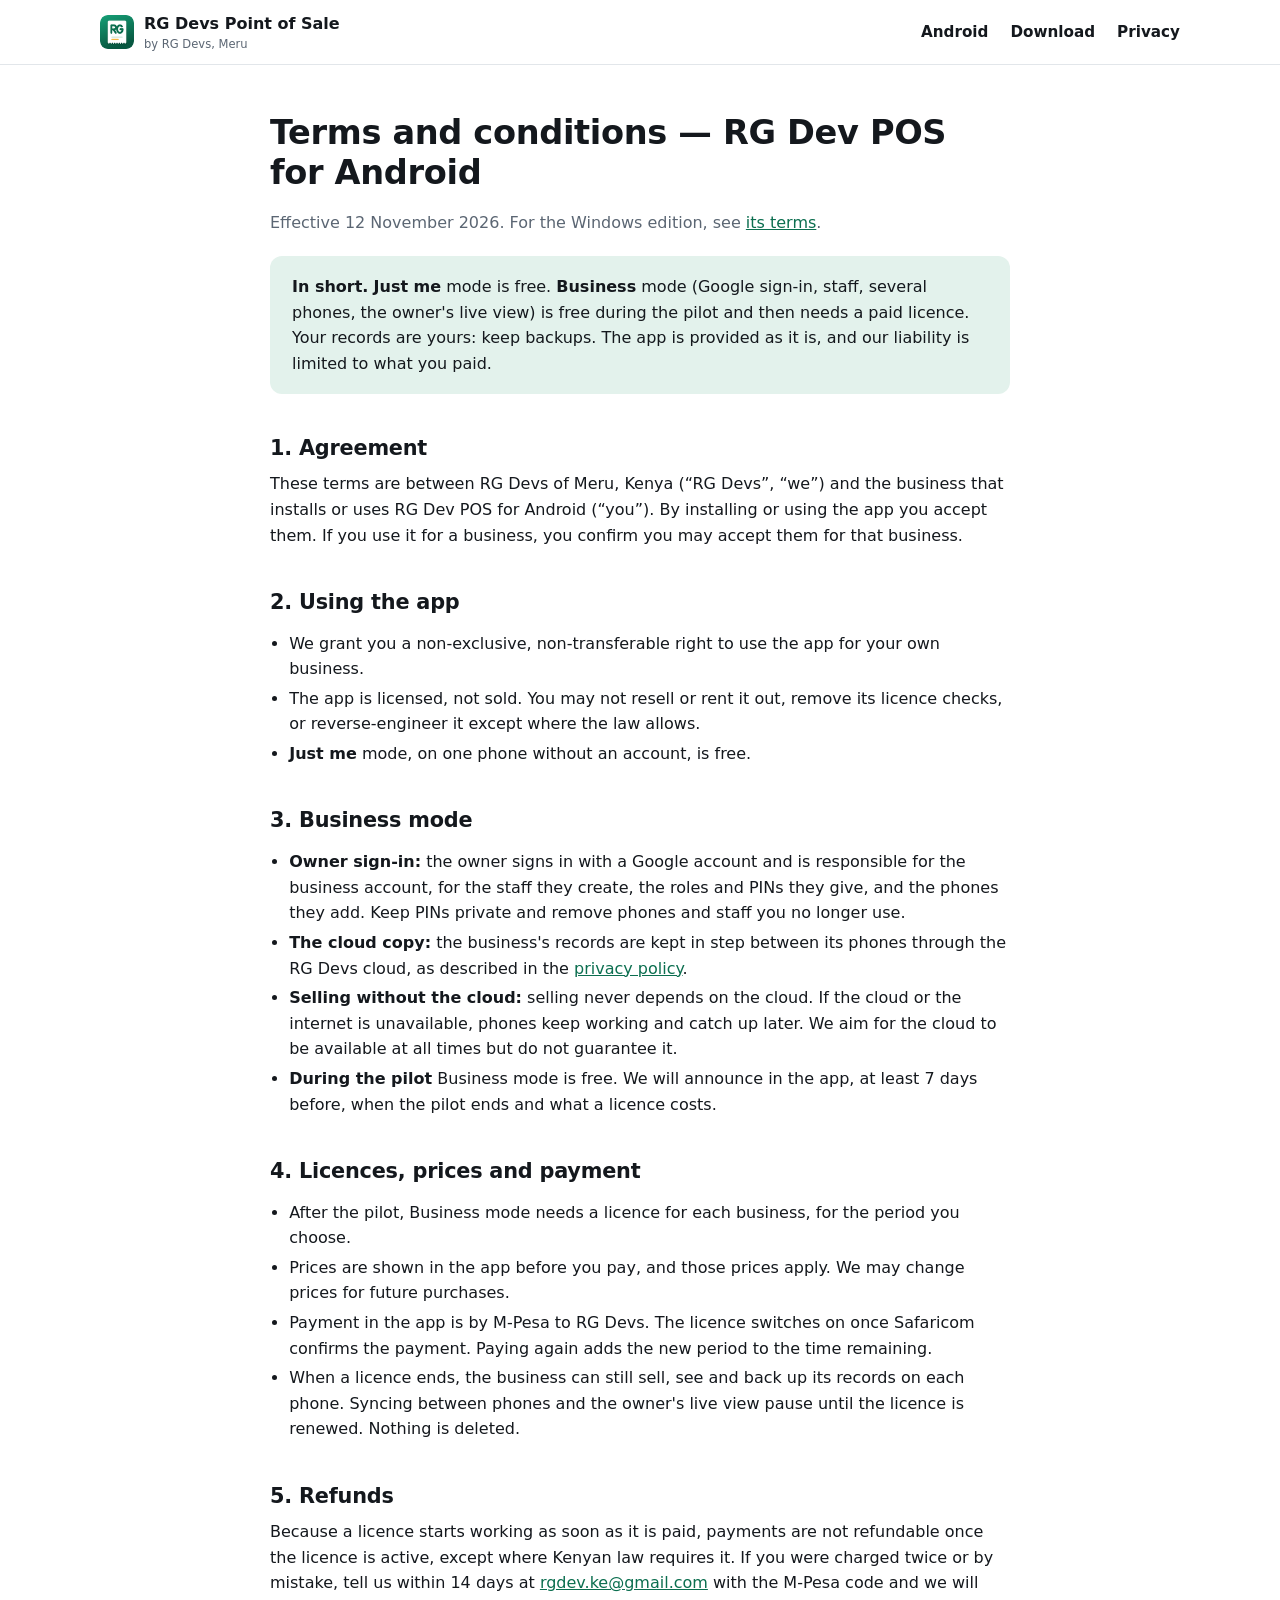
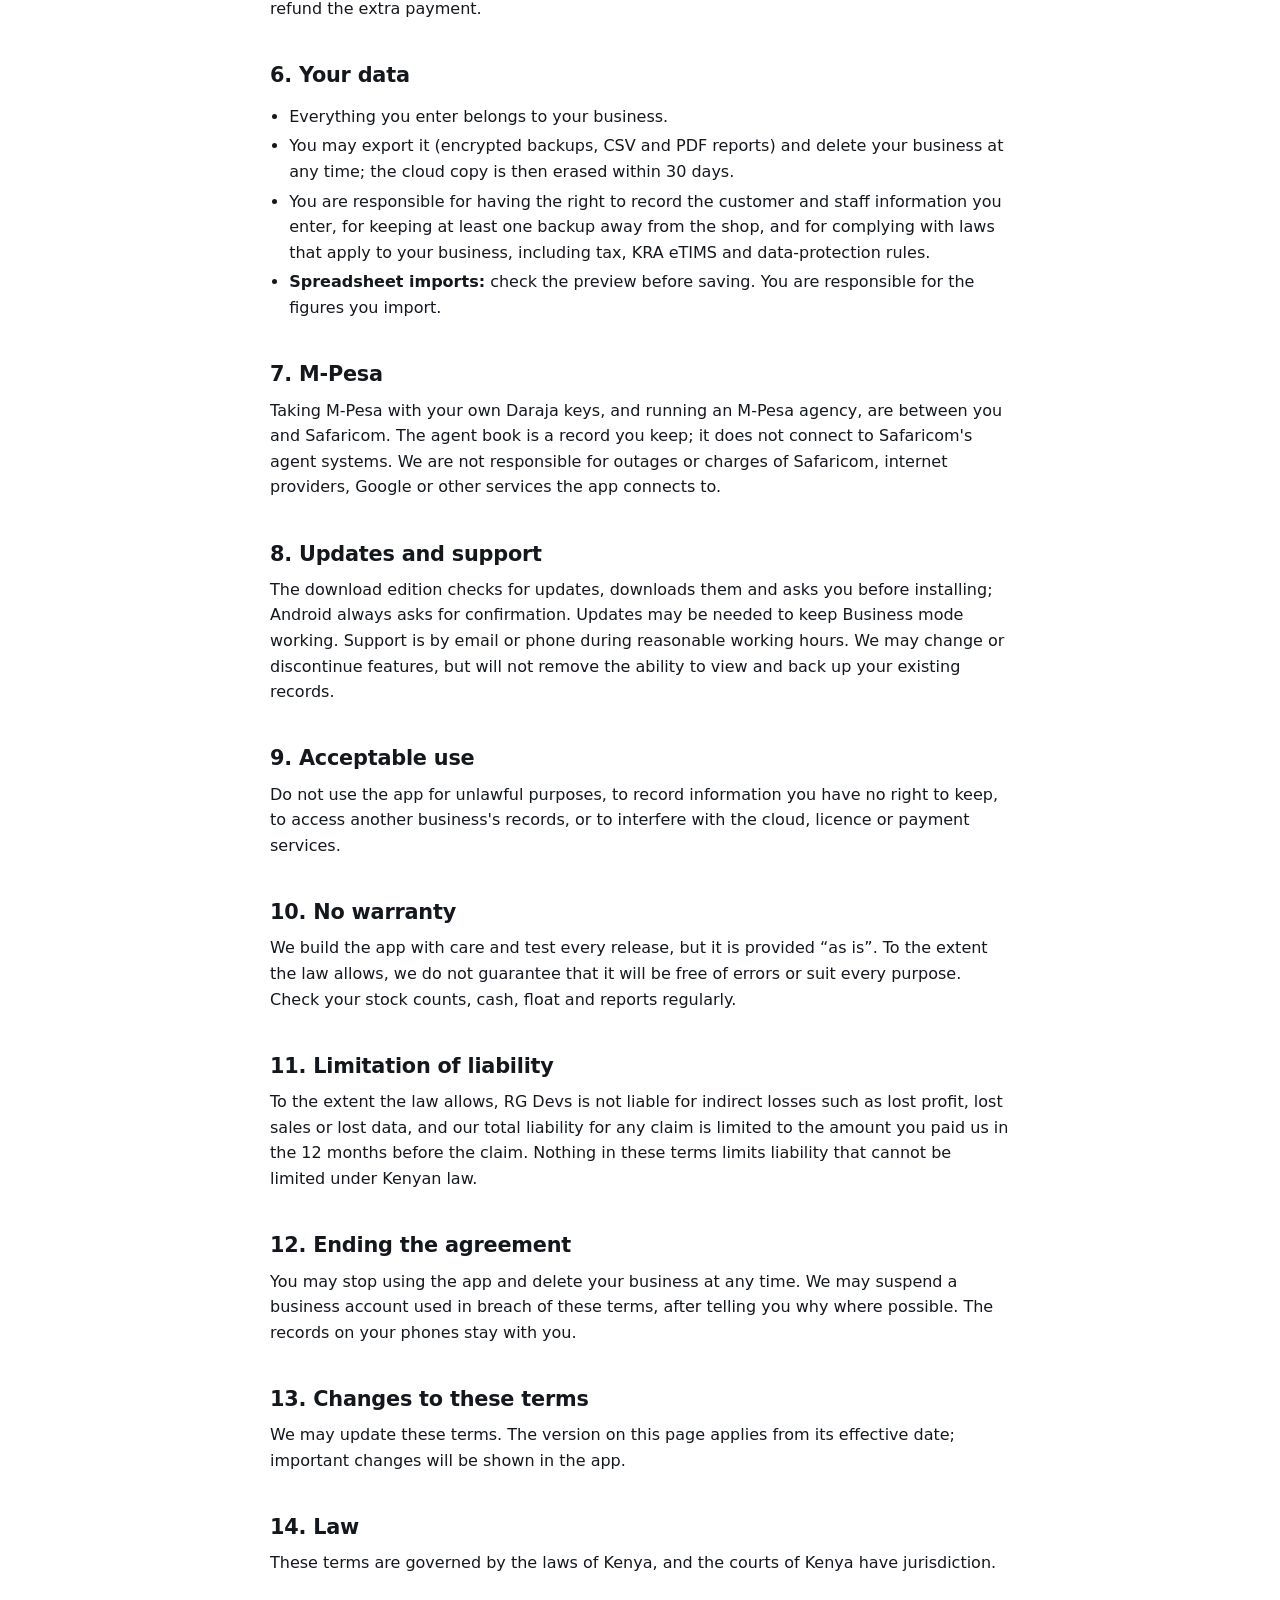
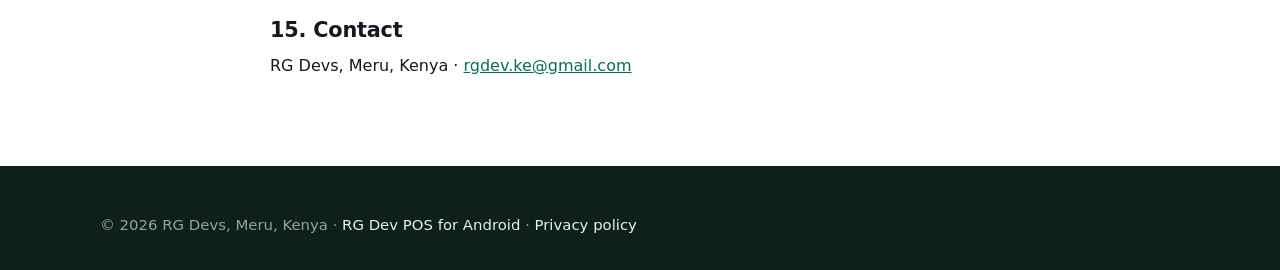
<file: docs/android-terms.html>
<!doctype html>
<html lang="en">
<head>
  <meta charset="utf-8">
  <meta name="viewport" content="width=device-width, initial-scale=1">
  <title>Terms and conditions (Android) — RG Dev POS</title>
  <meta name="description" content="Terms for using RG Dev POS for Android, including Business mode, staff accounts and licences.">
  <link rel="icon" href="favicon.ico">
  <link rel="stylesheet" href="assets/style.css">
</head>
<body>
<header class="site-head">
  <div class="wrap">
    <a class="logo" href="./"><img src="assets/img/icon-64.png" alt=""><span>RG Devs Point of Sale<small>by RG Devs, Meru</small></span></a>
    <nav class="nav" style="display:flex"><a href="android.html">Android</a><a href="android.html#download">Download</a><a href="android-privacy.html">Privacy</a></nav>
  </div>
</header>
<main class="legal">
  <h1>Terms and conditions — RG Dev POS for Android</h1>
  <p class="muted">Effective 12 November 2026. For the Windows edition, see <a href="terms.html">its terms</a>.</p>

  <div class="summary">
    <b>In short.</b> <b>Just me</b> mode is free. <b>Business</b> mode (Google sign-in, staff, several phones, the owner's live view) is free during the pilot
    and then needs a paid licence. Your records are yours: keep backups. The app is provided as it is, and our liability is limited to what you paid.
  </div>

  <h2>1. Agreement</h2>
  <p>These terms are between RG Devs of Meru, Kenya (“RG Devs”, “we”) and the business that installs or uses RG Dev POS for Android (“you”). By
  installing or using the app you accept them. If you use it for a business, you confirm you may accept them for that business.</p>

  <h2>2. Using the app</h2>
  <ul>
    <li>We grant you a non-exclusive, non-transferable right to use the app for your own business.</li>
    <li>The app is licensed, not sold. You may not resell or rent it out, remove its licence checks, or reverse-engineer it except where the law allows.</li>
    <li><b>Just me</b> mode, on one phone without an account, is free.</li>
  </ul>

  <h2>3. Business mode</h2>
  <ul>
    <li><b>Owner sign-in:</b> the owner signs in with a Google account and is responsible for the business account, for the staff they create, the
      roles and PINs they give, and the phones they add. Keep PINs private and remove phones and staff you no longer use.</li>
    <li><b>The cloud copy:</b> the business's records are kept in step between its phones through the RG Devs cloud, as described in the
      <a href="android-privacy.html">privacy policy</a>.</li>
    <li><b>Selling without the cloud:</b> selling never depends on the cloud. If the cloud or the internet is unavailable, phones keep working and
      catch up later. We aim for the cloud to be available at all times but do not guarantee it.</li>
    <li><b>During the pilot</b> Business mode is free. We will announce in the app, at least 7 days before, when the pilot ends and what a licence costs.</li>
  </ul>

  <h2>4. Licences, prices and payment</h2>
  <ul>
    <li>After the pilot, Business mode needs a licence for each business, for the period you choose.</li>
    <li>Prices are shown in the app before you pay, and those prices apply. We may change prices for future purchases.</li>
    <li>Payment in the app is by M-Pesa to RG Devs. The licence switches on once Safaricom confirms the payment. Paying again adds the new period to
      the time remaining.</li>
    <li>When a licence ends, the business can still sell, see and back up its records on each phone. Syncing between phones and the owner's live
      view pause until the licence is renewed. Nothing is deleted.</li>
  </ul>

  <h2>5. Refunds</h2>
  <p>Because a licence starts working as soon as it is paid, payments are not refundable once the licence is active, except where Kenyan law
  requires it. If you were charged twice or by mistake, tell us within 14 days at <a href="mailto:rgdev.ke@gmail.com">rgdev.ke@gmail.com</a> with
  the M-Pesa code and we will refund the extra payment.</p>

  <h2>6. Your data</h2>
  <ul>
    <li>Everything you enter belongs to your business.</li>
    <li>You may export it (encrypted backups, CSV and PDF reports) and delete your business at any time; the cloud copy is then erased within 30 days.</li>
    <li>You are responsible for having the right to record the customer and staff information you enter, for keeping at least one backup away from
      the shop, and for complying with laws that apply to your business, including tax, KRA eTIMS and data-protection rules.</li>
    <li><b>Spreadsheet imports:</b> check the preview before saving. You are responsible for the figures you import.</li>
  </ul>

  <h2>7. M-Pesa</h2>
  <p>Taking M-Pesa with your own Daraja keys, and running an M-Pesa agency, are between you and Safaricom. The agent book is a record you keep; it
  does not connect to Safaricom's agent systems. We are not responsible for outages or charges of Safaricom, internet providers, Google or other
  services the app connects to.</p>

  <h2>8. Updates and support</h2>
  <p>The download edition checks for updates, downloads them and asks you before installing; Android always asks for confirmation. Updates may be
  needed to keep Business mode working. Support is by email or phone during reasonable working hours. We may change or discontinue features, but
  will not remove the ability to view and back up your existing records.</p>

  <h2>9. Acceptable use</h2>
  <p>Do not use the app for unlawful purposes, to record information you have no right to keep, to access another business's records, or to
  interfere with the cloud, licence or payment services.</p>

  <h2>10. No warranty</h2>
  <p>We build the app with care and test every release, but it is provided “as is”. To the extent the law allows, we do not guarantee that it will
  be free of errors or suit every purpose. Check your stock counts, cash, float and reports regularly.</p>

  <h2>11. Limitation of liability</h2>
  <p>To the extent the law allows, RG Devs is not liable for indirect losses such as lost profit, lost sales or lost data, and our total liability
  for any claim is limited to the amount you paid us in the 12 months before the claim. Nothing in these terms limits liability that cannot be
  limited under Kenyan law.</p>

  <h2>12. Ending the agreement</h2>
  <p>You may stop using the app and delete your business at any time. We may suspend a business account used in breach of these terms, after
  telling you why where possible. The records on your phones stay with you.</p>

  <h2>13. Changes to these terms</h2>
  <p>We may update these terms. The version on this page applies from its effective date; important changes will be shown in the app.</p>

  <h2>14. Law</h2>
  <p>These terms are governed by the laws of Kenya, and the courts of Kenya have jurisdiction.</p>

  <h2>15. Contact</h2>
  <p>RG Devs, Meru, Kenya · <a href="mailto:rgdev.ke@gmail.com">rgdev.ke@gmail.com</a></p>
</main>
<footer class="site-foot"><div class="wrap"><div class="copy" style="border:0;margin:0;padding:0">© 2026 RG Devs, Meru, Kenya · <a href="android.html">RG Dev POS for Android</a> · <a href="android-privacy.html">Privacy policy</a></div></div></footer>
</body>
</html>
</file>
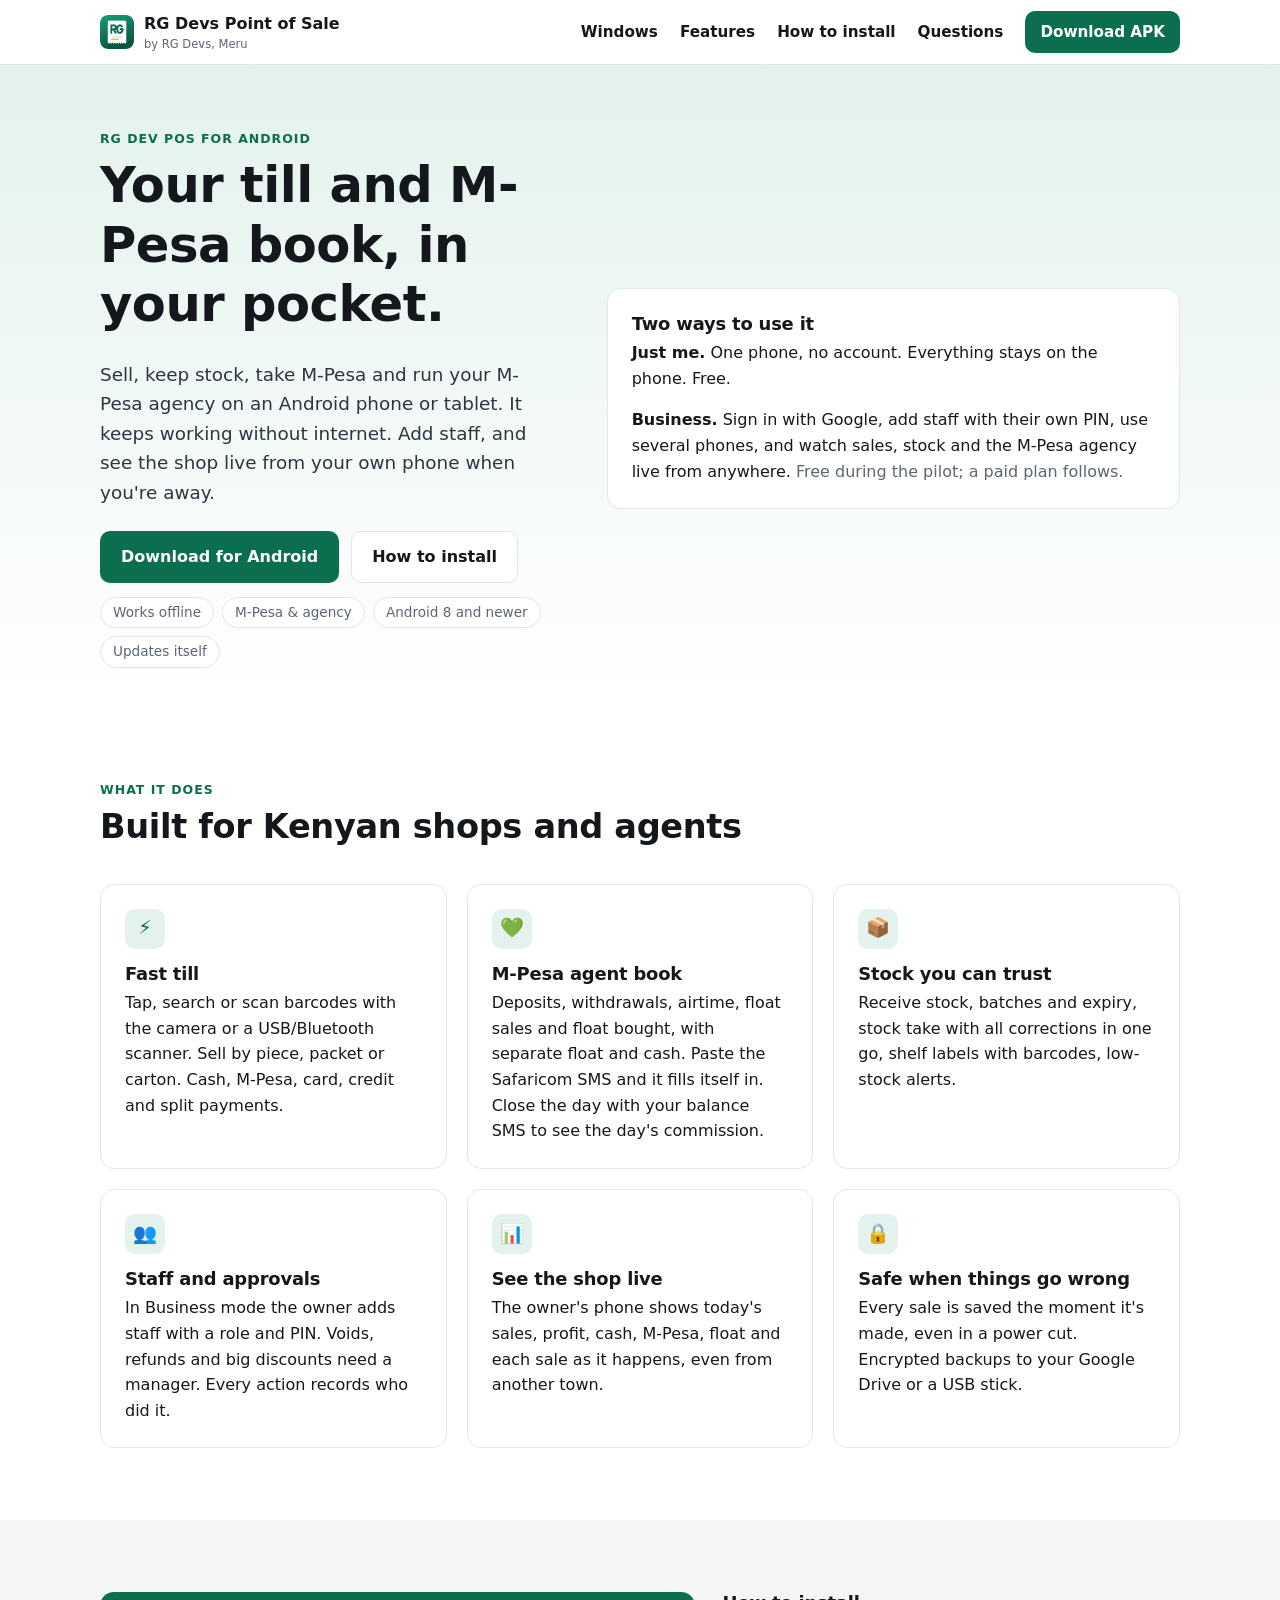
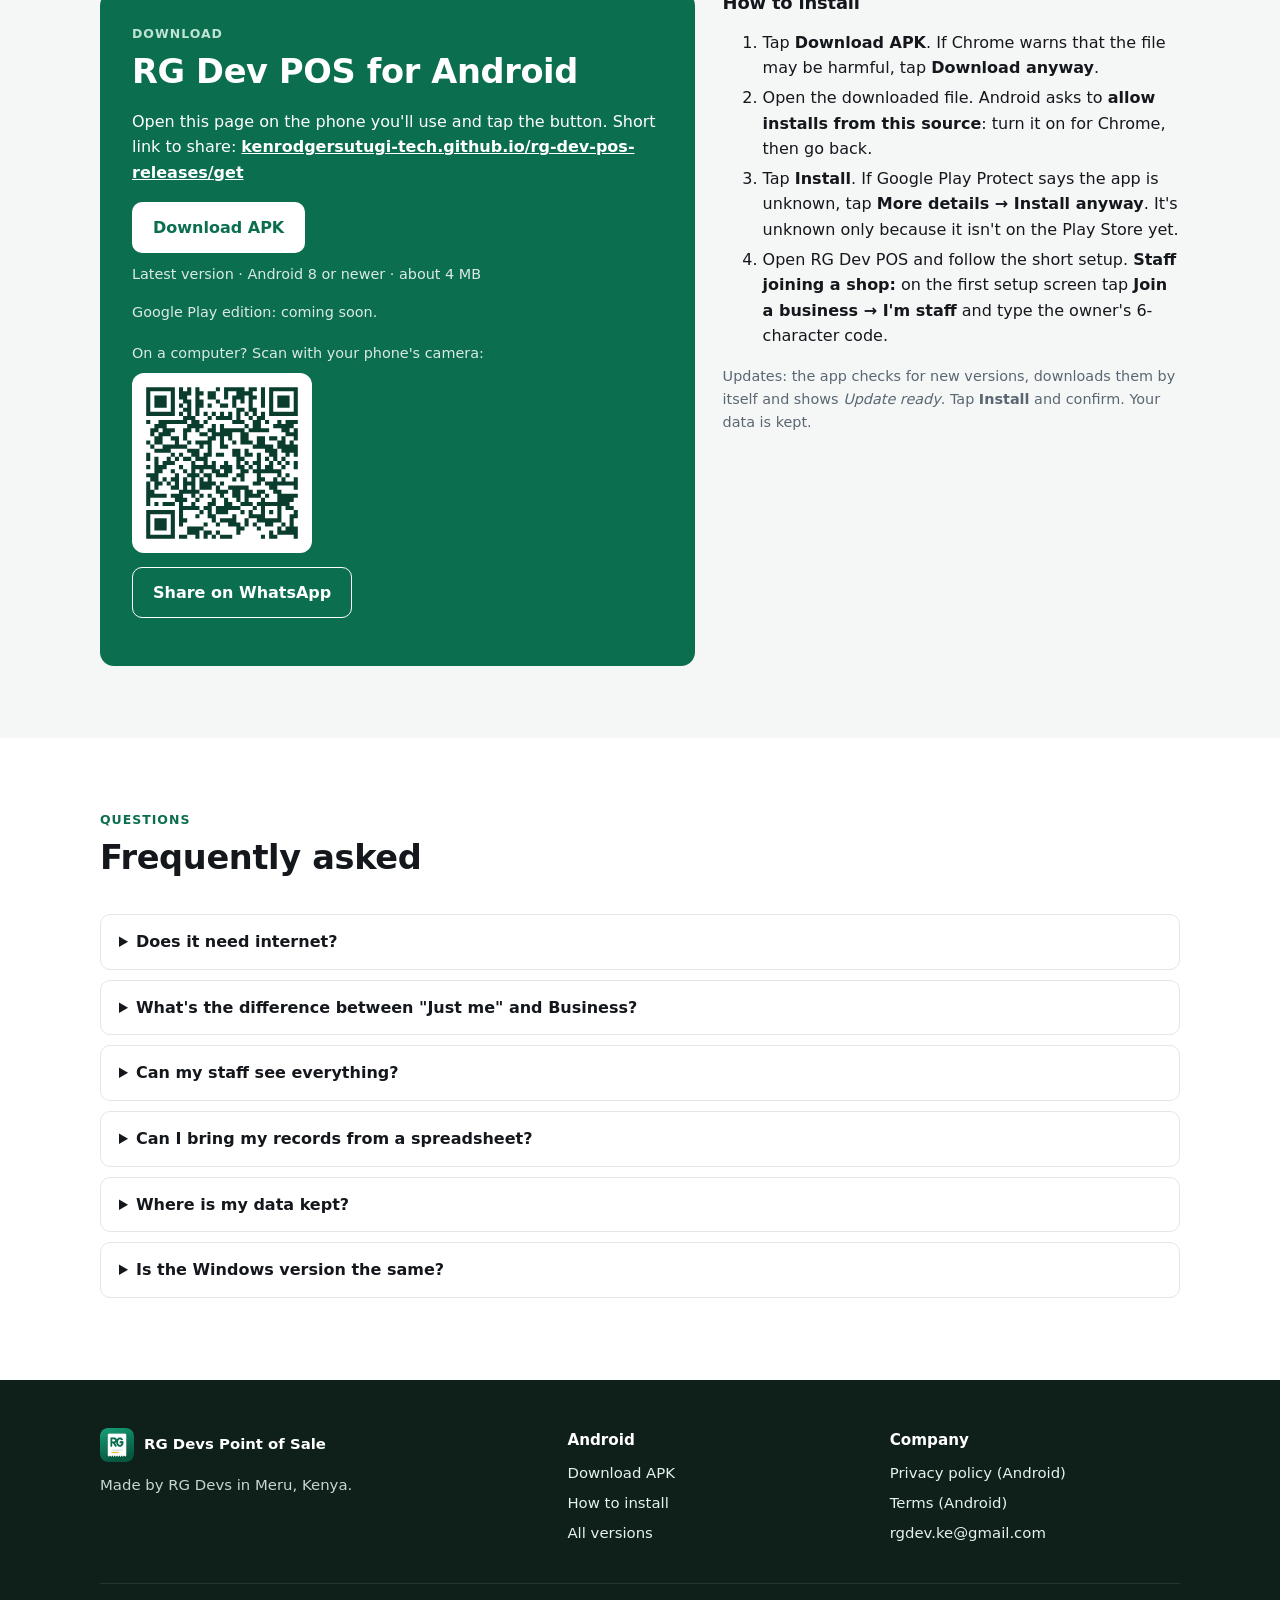
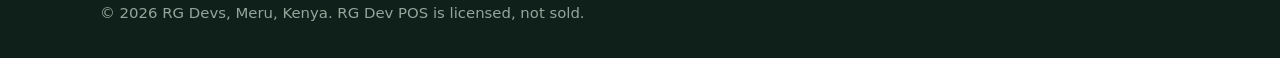
<file: docs/android.html>
<!doctype html>
<html lang="en">
<head>
  <meta charset="utf-8">
  <meta name="viewport" content="width=device-width, initial-scale=1">
  <title>RG Dev POS for Android — till and M-Pesa agent book on your phone</title>
  <meta name="description" content="RG Dev POS for Android: a point of sale and M-Pesa agent book that runs on your phone, works offline, and lets the owner see the shop live. Free to download.">
  <meta property="og:title" content="RG Dev POS for Android">
  <meta property="og:description" content="Point of sale and M-Pesa agent book on your phone. Works offline. Staff accounts and a live view for owners.">
  <link rel="icon" href="favicon.ico">
  <link rel="apple-touch-icon" href="assets/img/icon-192.png">
  <link rel="stylesheet" href="assets/style.css">
</head>
<body>
<header class="site-head">
  <div class="wrap">
    <a class="logo" href="./"><img src="assets/img/icon-64.png" alt=""><span>RG Devs Point of Sale<small>by RG Devs, Meru</small></span></a>
    <button class="menu-btn" aria-label="Menu" onclick="document.querySelector('.nav').classList.toggle('open')">☰</button>
    <nav class="nav">
      <a href="./">Windows</a>
      <a href="#features">Features</a>
      <a href="#install">How to install</a>
      <a href="#faq">Questions</a>
      <a class="btn btn-primary btn-small" href="#download">Download APK</a>
    </nav>
  </div>
</header>

<main>
  <section class="hero">
    <div class="wrap">
      <div>
        <div class="eyebrow">RG Dev POS for Android</div>
        <h1>Your till and M-Pesa book, in your pocket.</h1>
        <p class="lead">Sell, keep stock, take M-Pesa and run your M-Pesa agency on an Android phone or tablet. It keeps working without internet. Add staff, and see the shop live from your own phone when you're away.</p>
        <div class="ctas">
          <a class="btn btn-primary" href="#download">Download for Android</a>
          <a class="btn btn-ghost" href="#install">How to install</a>
        </div>
        <div class="badges"><span class="badge">Works offline</span><span class="badge">M-Pesa &amp; agency</span><span class="badge">Android 8 and newer</span><span class="badge">Updates itself</span></div>
      </div>
      <div class="card" style="align-self:center">
        <h3>Two ways to use it</h3>
        <p><b>Just me.</b> One phone, no account. Everything stays on the phone. Free.</p>
        <p><b>Business.</b> Sign in with Google, add staff with their own PIN, use several phones, and watch sales, stock and the M-Pesa agency live from anywhere. <span class="muted">Free during the pilot; a paid plan follows.</span></p>
      </div>
    </div>
  </section>

  <section id="features">
    <div class="wrap">
      <div class="section-head">
        <div class="eyebrow">What it does</div>
        <h2>Built for Kenyan shops and agents</h2>
      </div>
      <div class="grid grid-3">
        <div class="card"><div class="icon">⚡</div><h3>Fast till</h3><p>Tap, search or scan barcodes with the camera or a USB/Bluetooth scanner. Sell by piece, packet or carton. Cash, M-Pesa, card, credit and split payments.</p></div>
        <div class="card"><div class="icon">💚</div><h3>M-Pesa agent book</h3><p>Deposits, withdrawals, airtime, float sales and float bought, with separate float and cash. Paste the Safaricom SMS and it fills itself in. Close the day with your balance SMS to see the day's commission.</p></div>
        <div class="card"><div class="icon">📦</div><h3>Stock you can trust</h3><p>Receive stock, batches and expiry, stock take with all corrections in one go, shelf labels with barcodes, low-stock alerts.</p></div>
        <div class="card"><div class="icon">👥</div><h3>Staff and approvals</h3><p>In Business mode the owner adds staff with a role and PIN. Voids, refunds and big discounts need a manager. Every action records who did it.</p></div>
        <div class="card"><div class="icon">📊</div><h3>See the shop live</h3><p>The owner's phone shows today's sales, profit, cash, M-Pesa, float and each sale as it happens, even from another town.</p></div>
        <div class="card"><div class="icon">🔒</div><h3>Safe when things go wrong</h3><p>Every sale is saved the moment it's made, even in a power cut. Encrypted backups to your Google Drive or a USB stick.</p></div>
      </div>
    </div>
  </section>

  <section id="download" class="alt">
    <div class="wrap">
      <div class="download-box">
        <div class="download-main">
          <div class="eyebrow" style="color:#bfe3d4">Download</div>
          <h2>RG Dev POS for Android</h2>
          <p>Open this page on the phone you'll use and tap the button. Short link to share: <a href="get/" style="color:#fff"><b>kenrodgersutugi-tech.github.io/rg-dev-pos-releases/get</b></a></p>
          <a id="dl-btn" class="btn btn-primary" href="https://github.com/kenrodgersutugi-tech/rg-dev-pos-android-releases/releases/latest/download/RG-Dev-POS.apk">Download APK</a>
          <p class="meta" id="dl-meta">Latest version · Android 8 or newer · about 4 MB</p>
          <p class="meta">Google Play edition: coming soon.</p>
          <div class="desk-qr" id="desk-qr" style="display:none;margin-top:18px">
            <p class="meta" style="margin-bottom:8px">On a computer? Scan with your phone's camera:</p>
            <img src="assets/img/android-qr.svg" alt="QR code to install on a phone" style="width:180px;height:180px;background:#fff;border-radius:12px;padding:6px">
          </div>
          <p style="margin-top:14px"><a class="btn btn-ghost" style="background:transparent;color:#fff;border-color:#fff" href="https://wa.me/?text=Install%20RG%20Dev%20POS%20(till%20and%20M-Pesa%20agent%20book)%3A%20https%3A%2F%2Fkenrodgersutugi-tech.github.io%2Frg-dev-pos-releases%2Fget%2F">Share on WhatsApp</a></p>
        </div>
        <div id="install">
          <h3>How to install</h3>
          <ol class="req">
            <li>Tap <b>Download APK</b>. If Chrome warns that the file may be harmful, tap <b>Download anyway</b>.</li>
            <li>Open the downloaded file. Android asks to <b>allow installs from this source</b>: turn it on for Chrome, then go back.</li>
            <li>Tap <b>Install</b>. If Google Play Protect says the app is unknown, tap <b>More details → Install anyway</b>. It's unknown only because it isn't on the Play Store yet.</li>
            <li>Open RG Dev POS and follow the short setup. <b>Staff joining a shop:</b> on the first setup screen tap <b>Join a business → I'm staff</b> and type the owner's 6-character code.</li>
          </ol>
          <p class="muted small">Updates: the app checks for new versions, downloads them by itself and shows <i>Update ready</i>. Tap <b>Install</b> and confirm. Your data is kept.</p>
        </div>
      </div>
    </div>
  </section>

  <section id="faq">
    <div class="wrap">
      <div class="section-head"><div class="eyebrow">Questions</div><h2>Frequently asked</h2></div>
      <details><summary>Does it need internet?</summary><p>No, for selling, stock, the agent book and reports. Internet is used for M-Pesa payment prompts, checking for updates, and in Business mode to keep your phones in step and show the owner the shop live. Sales are never held up waiting for the internet.</p></details>
      <details><summary>What's the difference between "Just me" and Business?</summary><p><b>Just me</b> runs on one phone with no account, and nothing leaves the phone except M-Pesa prompts and update checks. <b>Business</b> is for owners with staff or several phones: the owner signs in with Google, staff get their own PIN, and the business's records are kept in step through the RG Devs cloud so the owner sees everything live. You can move from Just me to Business later and keep all your records.</p></details>
      <details><summary>Can my staff see everything?</summary><p>No. The owner gives each staff member a role (manager, cashier or M-Pesa agent) and can switch individual permissions on or off. Profit, reports, settings and spreadsheet uploads are for the owner unless they allow otherwise.</p></details>
      <details><summary>Can I bring my records from a spreadsheet?</summary><p>Yes. In <b>More → Import spreadsheet</b> the owner picks the RG Dev POS workbook (.xlsx) and sees exactly what it would add before anything is saved: past sales, expenses, damaged stock, the M-Pesa book, float top-ups, funding and opening balances. Importing a newer copy later adds only the new rows.</p></details>
      <details><summary>Where is my data kept?</summary><p>On your phone. In Business mode, a copy is also kept with RG Devs' cloud provider in the EU so that your phones and the owner's phone stay in step. See the <a href="android-privacy.html">Android privacy policy</a>.</p></details>
      <details><summary>Is the Windows version the same?</summary><p>They're sister apps with the same ideas. <a href="./">RG Devs Point of Sale for Windows</a> runs a whole shop from one computer; the Android app runs on phones and tablets.</p></details>
    </div>
  </section>
</main>

<footer class="site-foot">
  <div class="wrap">
    <div class="foot-grid">
      <div>
        <a class="logo" href="./" style="color:#fff"><img src="assets/img/icon-64.png" alt=""><span>RG Devs Point of Sale</span></a>
        <p style="margin-top:12px">Made by RG Devs in Meru, Kenya.</p>
      </div>
      <div><h4>Android</h4><ul><li><a href="#download">Download APK</a></li><li><a href="#install">How to install</a></li><li><a href="https://github.com/kenrodgersutugi-tech/rg-dev-pos-android-releases/releases">All versions</a></li></ul></div>
      <div><h4>Company</h4><ul><li><a href="android-privacy.html">Privacy policy (Android)</a></li><li><a href="android-terms.html">Terms (Android)</a></li><li><a href="mailto:rgdev.ke@gmail.com">rgdev.ke@gmail.com</a></li></ul></div>
    </div>
    <div class="copy">© 2026 RG Devs, Meru, Kenya. RG Dev POS is licensed, not sold.</div>
  </div>
</footer>

<script>
// Computers: show a QR code so the phone can open the install page.
if (!/Android|iPhone|iPad|Mobile/i.test(navigator.userAgent)) document.getElementById('desk-qr').style.display = 'block';
// Show the newest version, size and date on the download button.
fetch('https://api.github.com/repos/kenrodgersutugi-tech/rg-dev-pos-android-releases/releases/latest')
  .then((r) => (r.ok ? r.json() : Promise.reject()))
  .then((rel) => {
    const apk = (rel.assets || []).find((a) => /^RG-Dev-POS-[\d.]+\.apk$/i.test(a.name));
    if (!apk) return;
    document.getElementById('dl-btn').href = apk.browser_download_url;
    document.getElementById('dl-btn').textContent = 'Download APK (' + rel.tag_name.replace(/^v/, 'version ') + ')';
    document.getElementById('dl-meta').textContent = 'Android 8 or newer · ' + (apk.size / 1048576).toFixed(1) + ' MB · released ' + new Date(rel.published_at).toLocaleDateString('en-KE', { day: 'numeric', month: 'long', year: 'numeric' });
  })
  .catch(() => {});
</script>
</body>
</html>
</file>
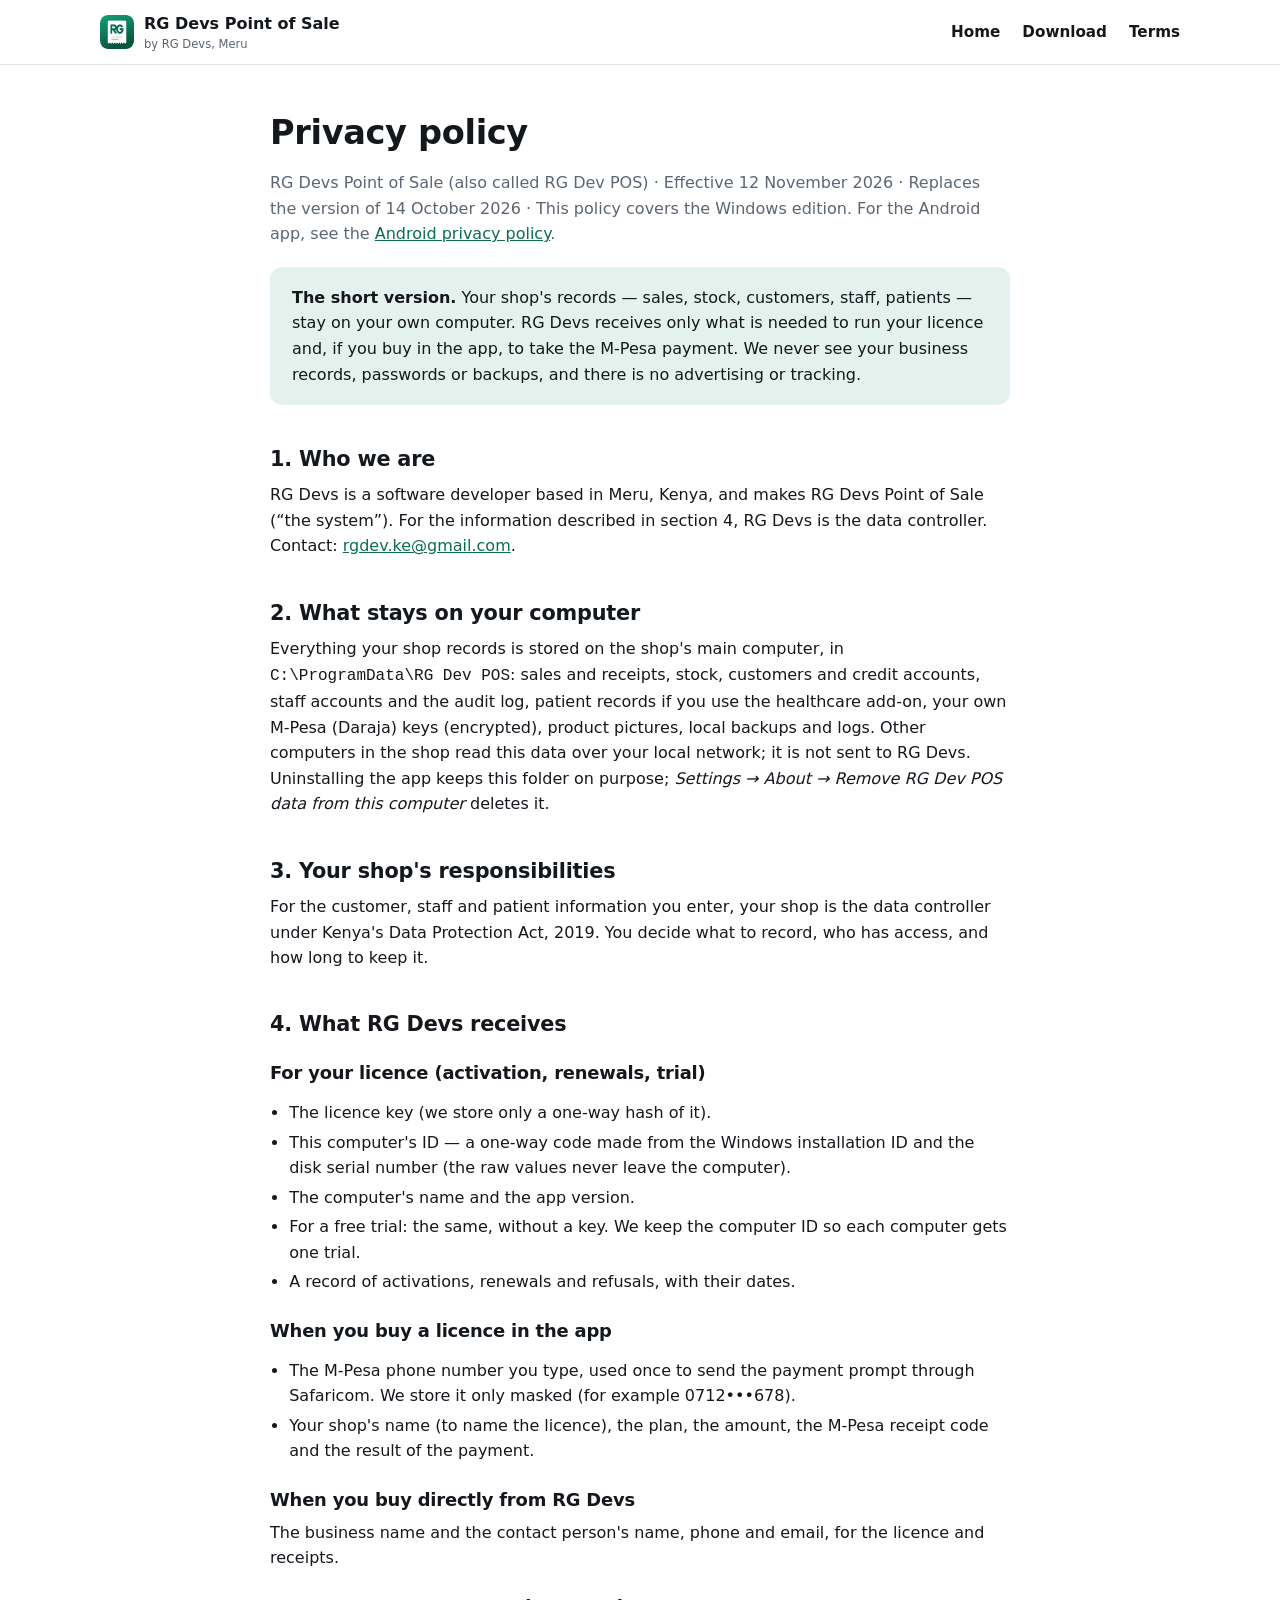
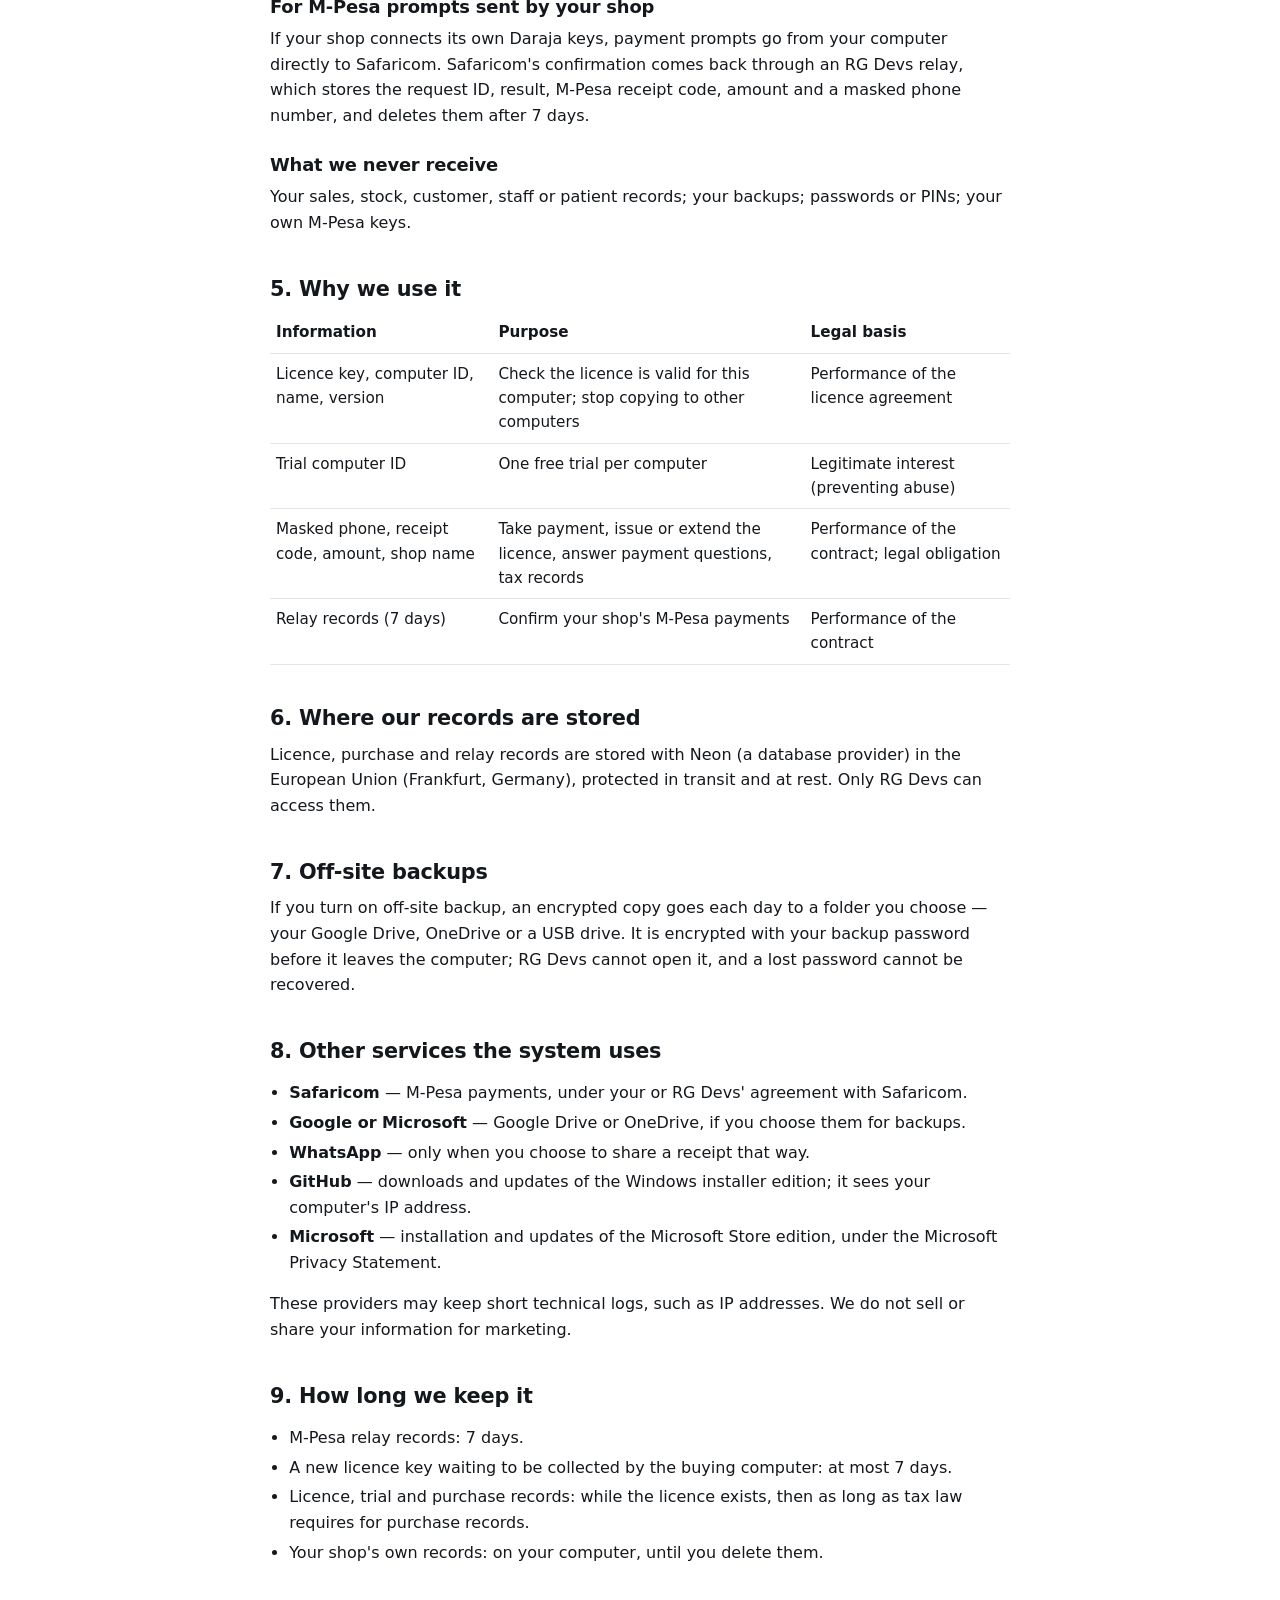
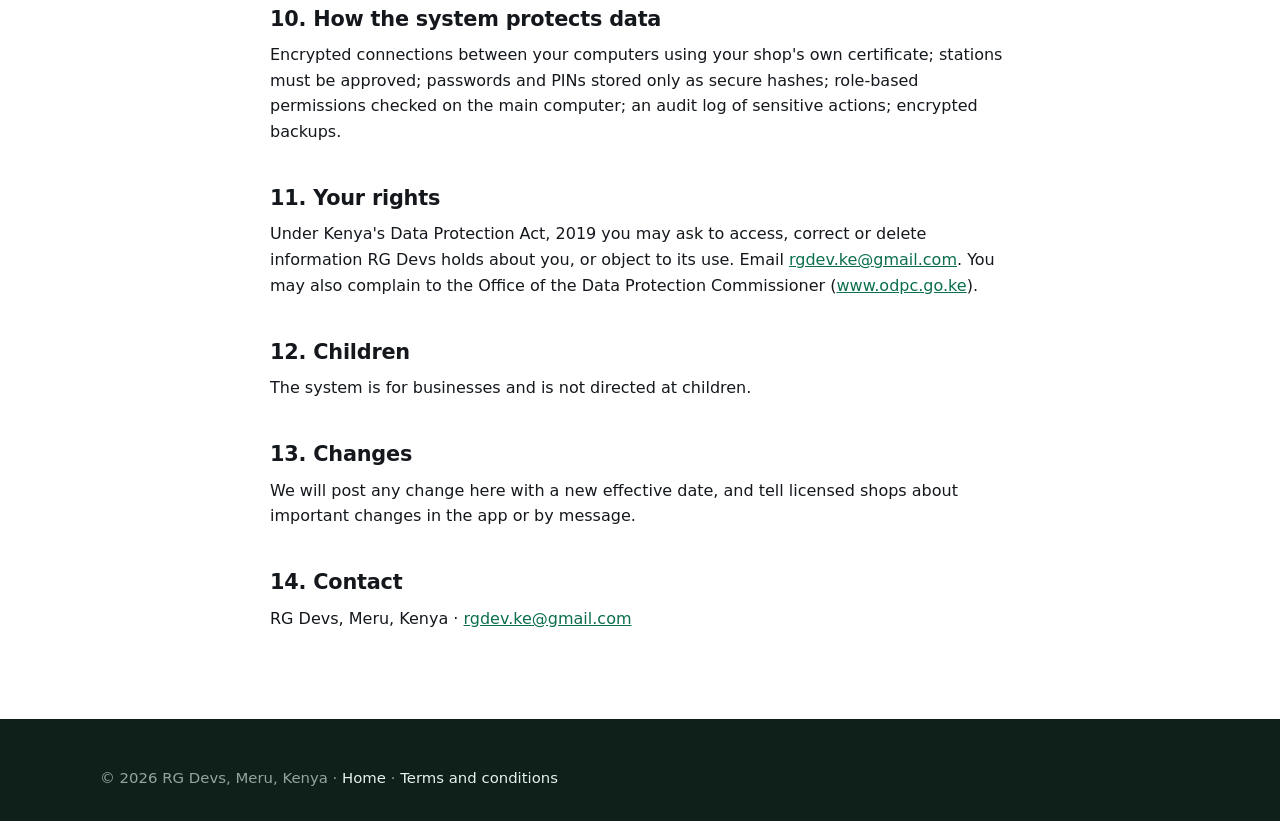
<file: docs/privacy.html>
<!doctype html>
<html lang="en">
<head>
  <meta charset="utf-8">
  <meta name="viewport" content="width=device-width, initial-scale=1">
  <title>Privacy policy — RG Devs Point of Sale</title>
  <meta name="description" content="How RG Devs Point of Sale handles information: what stays on your computer and what RG Devs receives.">
  <link rel="icon" href="favicon.ico">
  <link rel="stylesheet" href="assets/style.css">
</head>
<body>
<header class="site-head">
  <div class="wrap">
    <a class="logo" href="./"><img src="assets/img/icon-64.png" alt=""><span>RG Devs Point of Sale<small>by RG Devs, Meru</small></span></a>
    <nav class="nav" style="display:flex"><a href="./">Home</a><a href="./#download">Download</a><a href="terms.html">Terms</a></nav>
  </div>
</header>
<main class="legal">
  <h1>Privacy policy</h1>
  <p class="muted">RG Devs Point of Sale (also called RG Dev POS) · Effective 12 November 2026 · Replaces the version of 14 October 2026 · This policy covers the Windows edition. For the Android app, see the <a href="android-privacy.html">Android privacy policy</a>.</p>

  <div class="summary">
    <b>The short version.</b> Your shop's records — sales, stock, customers, staff, patients — stay on your own computer. RG Devs receives only what is
    needed to run your licence and, if you buy in the app, to take the M-Pesa payment. We never see your business records, passwords or backups, and
    there is no advertising or tracking.
  </div>

  <h2>1. Who we are</h2>
  <p>RG Devs is a software developer based in Meru, Kenya, and makes RG Devs Point of Sale (“the system”). For the information described in
  section 4, RG Devs is the data controller. Contact: <a href="mailto:rgdev.ke@gmail.com">rgdev.ke@gmail.com</a>.</p>

  <h2>2. What stays on your computer</h2>
  <p>Everything your shop records is stored on the shop's main computer, in <code>C:\ProgramData\RG Dev POS</code>: sales and receipts, stock,
  customers and credit accounts, staff accounts and the audit log, patient records if you use the healthcare add-on, your own M-Pesa (Daraja) keys
  (encrypted), product pictures, local backups and logs. Other computers in the shop read this data over your local network; it is not sent to
  RG Devs. Uninstalling the app keeps this folder on purpose; <i>Settings → About → Remove RG Dev POS data from this computer</i> deletes it.</p>

  <h2>3. Your shop's responsibilities</h2>
  <p>For the customer, staff and patient information you enter, your shop is the data controller under Kenya's Data Protection Act, 2019. You
  decide what to record, who has access, and how long to keep it.</p>

  <h2>4. What RG Devs receives</h2>
  <h3>For your licence (activation, renewals, trial)</h3>
  <ul>
    <li>The licence key (we store only a one-way hash of it).</li>
    <li>This computer's ID — a one-way code made from the Windows installation ID and the disk serial number (the raw values never leave the computer).</li>
    <li>The computer's name and the app version.</li>
    <li>For a free trial: the same, without a key. We keep the computer ID so each computer gets one trial.</li>
    <li>A record of activations, renewals and refusals, with their dates.</li>
  </ul>
  <h3>When you buy a licence in the app</h3>
  <ul>
    <li>The M-Pesa phone number you type, used once to send the payment prompt through Safaricom. We store it only masked (for example 0712•••678).</li>
    <li>Your shop's name (to name the licence), the plan, the amount, the M-Pesa receipt code and the result of the payment.</li>
  </ul>
  <h3>When you buy directly from RG Devs</h3>
  <p>The business name and the contact person's name, phone and email, for the licence and receipts.</p>
  <h3>For M-Pesa prompts sent by your shop</h3>
  <p>If your shop connects its own Daraja keys, payment prompts go from your computer directly to Safaricom. Safaricom's confirmation comes back
  through an RG Devs relay, which stores the request ID, result, M-Pesa receipt code, amount and a masked phone number, and deletes them after 7 days.</p>
  <h3>What we never receive</h3>
  <p>Your sales, stock, customer, staff or patient records; your backups; passwords or PINs; your own M-Pesa keys.</p>

  <h2>5. Why we use it</h2>
  <table>
    <tr><th>Information</th><th>Purpose</th><th>Legal basis</th></tr>
    <tr><td>Licence key, computer ID, name, version</td><td>Check the licence is valid for this computer; stop copying to other computers</td><td>Performance of the licence agreement</td></tr>
    <tr><td>Trial computer ID</td><td>One free trial per computer</td><td>Legitimate interest (preventing abuse)</td></tr>
    <tr><td>Masked phone, receipt code, amount, shop name</td><td>Take payment, issue or extend the licence, answer payment questions, tax records</td><td>Performance of the contract; legal obligation</td></tr>
    <tr><td>Relay records (7 days)</td><td>Confirm your shop's M-Pesa payments</td><td>Performance of the contract</td></tr>
  </table>

  <h2>6. Where our records are stored</h2>
  <p>Licence, purchase and relay records are stored with Neon (a database provider) in the European Union (Frankfurt, Germany), protected in
  transit and at rest. Only RG Devs can access them.</p>

  <h2>7. Off-site backups</h2>
  <p>If you turn on off-site backup, an encrypted copy goes each day to a folder you choose — your Google Drive, OneDrive or a USB drive. It is
  encrypted with your backup password before it leaves the computer; RG Devs cannot open it, and a lost password cannot be recovered.</p>

  <h2>8. Other services the system uses</h2>
  <ul>
    <li><b>Safaricom</b> — M-Pesa payments, under your or RG Devs' agreement with Safaricom.</li>
    <li><b>Google or Microsoft</b> — Google Drive or OneDrive, if you choose them for backups.</li>
    <li><b>WhatsApp</b> — only when you choose to share a receipt that way.</li>
    <li><b>GitHub</b> — downloads and updates of the Windows installer edition; it sees your computer's IP address.</li>
    <li><b>Microsoft</b> — installation and updates of the Microsoft Store edition, under the Microsoft Privacy Statement.</li>
  </ul>
  <p>These providers may keep short technical logs, such as IP addresses. We do not sell or share your information for marketing.</p>

  <h2>9. How long we keep it</h2>
  <ul>
    <li>M-Pesa relay records: 7 days.</li>
    <li>A new licence key waiting to be collected by the buying computer: at most 7 days.</li>
    <li>Licence, trial and purchase records: while the licence exists, then as long as tax law requires for purchase records.</li>
    <li>Your shop's own records: on your computer, until you delete them.</li>
  </ul>

  <h2>10. How the system protects data</h2>
  <p>Encrypted connections between your computers using your shop's own certificate; stations must be approved; passwords and PINs stored only as
  secure hashes; role-based permissions checked on the main computer; an audit log of sensitive actions; encrypted backups.</p>

  <h2>11. Your rights</h2>
  <p>Under Kenya's Data Protection Act, 2019 you may ask to access, correct or delete information RG Devs holds about you, or object to its use.
  Email <a href="mailto:rgdev.ke@gmail.com">rgdev.ke@gmail.com</a>. You may also complain to the Office of the Data Protection Commissioner
  (<a href="https://www.odpc.go.ke">www.odpc.go.ke</a>).</p>

  <h2>12. Children</h2>
  <p>The system is for businesses and is not directed at children.</p>

  <h2>13. Changes</h2>
  <p>We will post any change here with a new effective date, and tell licensed shops about important changes in the app or by message.</p>

  <h2>14. Contact</h2>
  <p>RG Devs, Meru, Kenya · <a href="mailto:rgdev.ke@gmail.com">rgdev.ke@gmail.com</a></p>
</main>
<footer class="site-foot"><div class="wrap"><div class="copy" style="border:0;margin:0;padding:0">© 2026 RG Devs, Meru, Kenya · <a href="./">Home</a> · <a href="terms.html">Terms and conditions</a></div></div></footer>
</body>
</html>
</file>
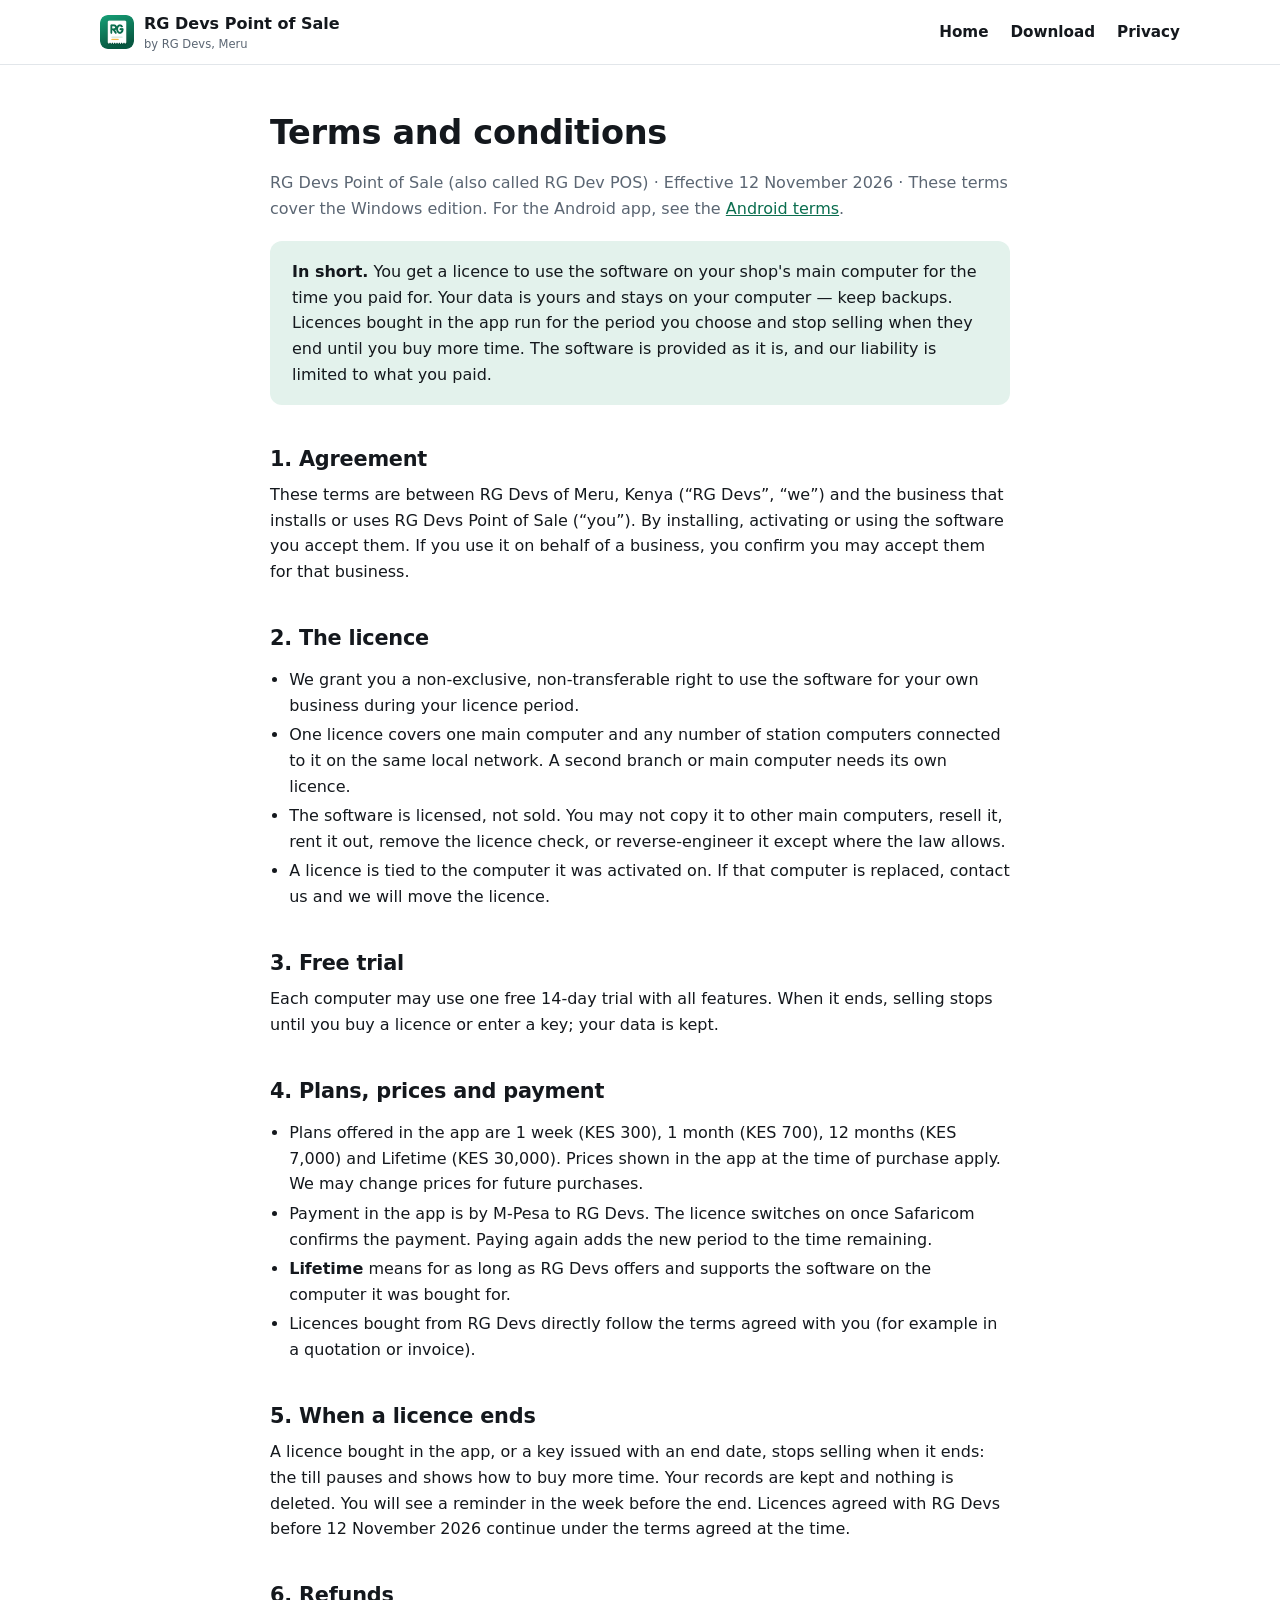
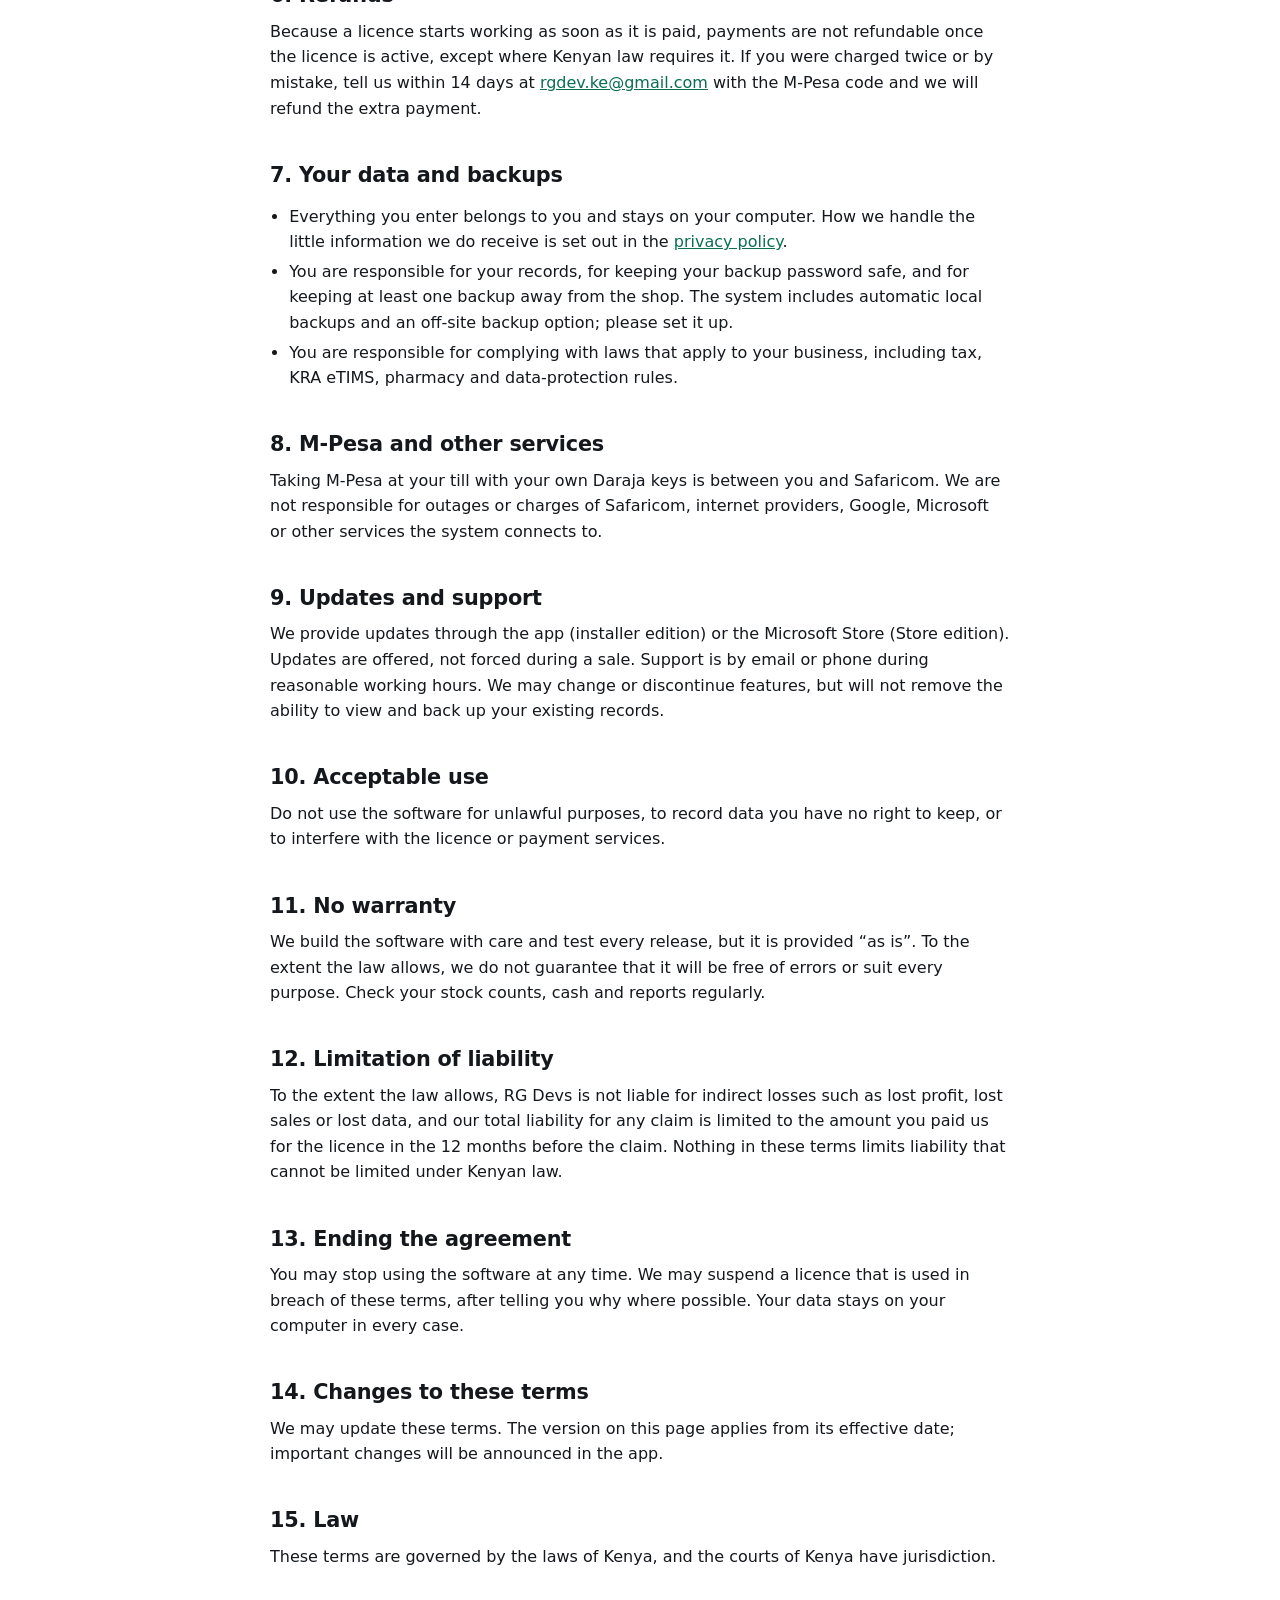
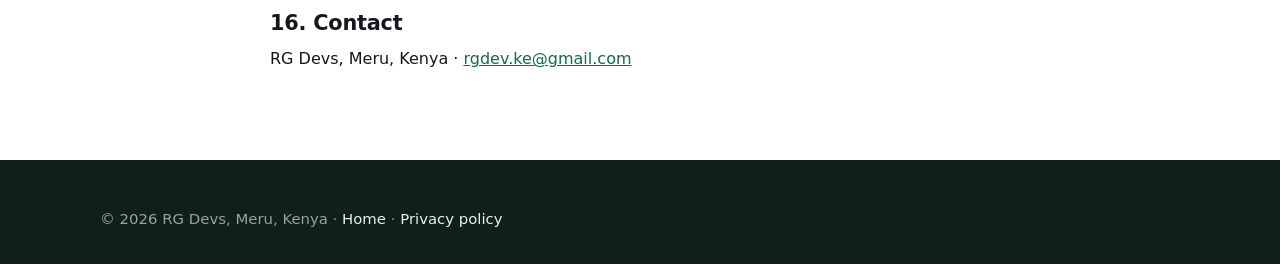
<file: docs/terms.html>
<!doctype html>
<html lang="en">
<head>
  <meta charset="utf-8">
  <meta name="viewport" content="width=device-width, initial-scale=1">
  <title>Terms and conditions — RG Devs Point of Sale</title>
  <meta name="description" content="Terms for using and licensing RG Devs Point of Sale.">
  <link rel="icon" href="favicon.ico">
  <link rel="stylesheet" href="assets/style.css">
</head>
<body>
<header class="site-head">
  <div class="wrap">
    <a class="logo" href="./"><img src="assets/img/icon-64.png" alt=""><span>RG Devs Point of Sale<small>by RG Devs, Meru</small></span></a>
    <nav class="nav" style="display:flex"><a href="./">Home</a><a href="./#download">Download</a><a href="privacy.html">Privacy</a></nav>
  </div>
</header>
<main class="legal">
  <h1>Terms and conditions</h1>
  <p class="muted">RG Devs Point of Sale (also called RG Dev POS) · Effective 12 November 2026 · These terms cover the Windows edition. For the Android app, see the <a href="android-terms.html">Android terms</a>.</p>

  <div class="summary">
    <b>In short.</b> You get a licence to use the software on your shop's main computer for the time you paid for. Your data is yours and stays on
    your computer — keep backups. Licences bought in the app run for the period you choose and stop selling when they end until you buy more time.
    The software is provided as it is, and our liability is limited to what you paid.
  </div>

  <h2>1. Agreement</h2>
  <p>These terms are between RG Devs of Meru, Kenya (“RG Devs”, “we”) and the business that installs or uses RG Devs Point of Sale (“you”).
  By installing, activating or using the software you accept them. If you use it on behalf of a business, you confirm you may accept them for
  that business.</p>

  <h2>2. The licence</h2>
  <ul>
    <li>We grant you a non-exclusive, non-transferable right to use the software for your own business during your licence period.</li>
    <li>One licence covers one main computer and any number of station computers connected to it on the same local network.
      A second branch or main computer needs its own licence.</li>
    <li>The software is licensed, not sold. You may not copy it to other main computers, resell it, rent it out, remove the licence check, or
      reverse-engineer it except where the law allows.</li>
    <li>A licence is tied to the computer it was activated on. If that computer is replaced, contact us and we will move the licence.</li>
  </ul>

  <h2>3. Free trial</h2>
  <p>Each computer may use one free 14-day trial with all features. When it ends, selling stops until you buy a licence or enter a key; your data
  is kept.</p>

  <h2>4. Plans, prices and payment</h2>
  <ul>
    <li>Plans offered in the app are 1 week (KES 300), 1 month (KES 700), 12 months (KES 7,000) and Lifetime (KES 30,000). Prices shown in the app
      at the time of purchase apply. We may change prices for future purchases.</li>
    <li>Payment in the app is by M-Pesa to RG Devs. The licence switches on once Safaricom confirms the payment. Paying again adds the new period to
      the time remaining.</li>
    <li><b>Lifetime</b> means for as long as RG Devs offers and supports the software on the computer it was bought for.</li>
    <li>Licences bought from RG Devs directly follow the terms agreed with you (for example in a quotation or invoice).</li>
  </ul>

  <h2>5. When a licence ends</h2>
  <p>A licence bought in the app, or a key issued with an end date, stops selling when it ends: the till pauses and shows how to buy more time. Your
  records are kept and nothing is deleted. You will see a reminder in the week before the end. Licences agreed with RG Devs before 12 November 2026
  continue under the terms agreed at the time.</p>

  <h2>6. Refunds</h2>
  <p>Because a licence starts working as soon as it is paid, payments are not refundable once the licence is active, except where Kenyan law
  requires it. If you were charged twice or by mistake, tell us within 14 days at <a href="mailto:rgdev.ke@gmail.com">rgdev.ke@gmail.com</a> with
  the M-Pesa code and we will refund the extra payment.</p>

  <h2>7. Your data and backups</h2>
  <ul>
    <li>Everything you enter belongs to you and stays on your computer. How we handle the little information we do receive is set out in the
      <a href="privacy.html">privacy policy</a>.</li>
    <li>You are responsible for your records, for keeping your backup password safe, and for keeping at least one backup away from the shop.
      The system includes automatic local backups and an off-site backup option; please set it up.</li>
    <li>You are responsible for complying with laws that apply to your business, including tax, KRA eTIMS, pharmacy and data-protection rules.</li>
  </ul>

  <h2>8. M-Pesa and other services</h2>
  <p>Taking M-Pesa at your till with your own Daraja keys is between you and Safaricom. We are not responsible for outages or charges of Safaricom,
  internet providers, Google, Microsoft or other services the system connects to.</p>

  <h2>9. Updates and support</h2>
  <p>We provide updates through the app (installer edition) or the Microsoft Store (Store edition). Updates are offered, not forced during a sale.
  Support is by email or phone during reasonable working hours. We may change or discontinue features, but will not remove the ability to view and
  back up your existing records.</p>

  <h2>10. Acceptable use</h2>
  <p>Do not use the software for unlawful purposes, to record data you have no right to keep, or to interfere with the licence or payment
  services.</p>

  <h2>11. No warranty</h2>
  <p>We build the software with care and test every release, but it is provided “as is”. To the extent the law allows, we do not guarantee that it
  will be free of errors or suit every purpose. Check your stock counts, cash and reports regularly.</p>

  <h2>12. Limitation of liability</h2>
  <p>To the extent the law allows, RG Devs is not liable for indirect losses such as lost profit, lost sales or lost data, and our total liability
  for any claim is limited to the amount you paid us for the licence in the 12 months before the claim. Nothing in these terms limits liability
  that cannot be limited under Kenyan law.</p>

  <h2>13. Ending the agreement</h2>
  <p>You may stop using the software at any time. We may suspend a licence that is used in breach of these terms, after telling you why where
  possible. Your data stays on your computer in every case.</p>

  <h2>14. Changes to these terms</h2>
  <p>We may update these terms. The version on this page applies from its effective date; important changes will be announced in the app.</p>

  <h2>15. Law</h2>
  <p>These terms are governed by the laws of Kenya, and the courts of Kenya have jurisdiction.</p>

  <h2>16. Contact</h2>
  <p>RG Devs, Meru, Kenya · <a href="mailto:rgdev.ke@gmail.com">rgdev.ke@gmail.com</a></p>
</main>
<footer class="site-foot"><div class="wrap"><div class="copy" style="border:0;margin:0;padding:0">© 2026 RG Devs, Meru, Kenya · <a href="./">Home</a> · <a href="privacy.html">Privacy policy</a></div></div></footer>
</body>
</html>
</file>
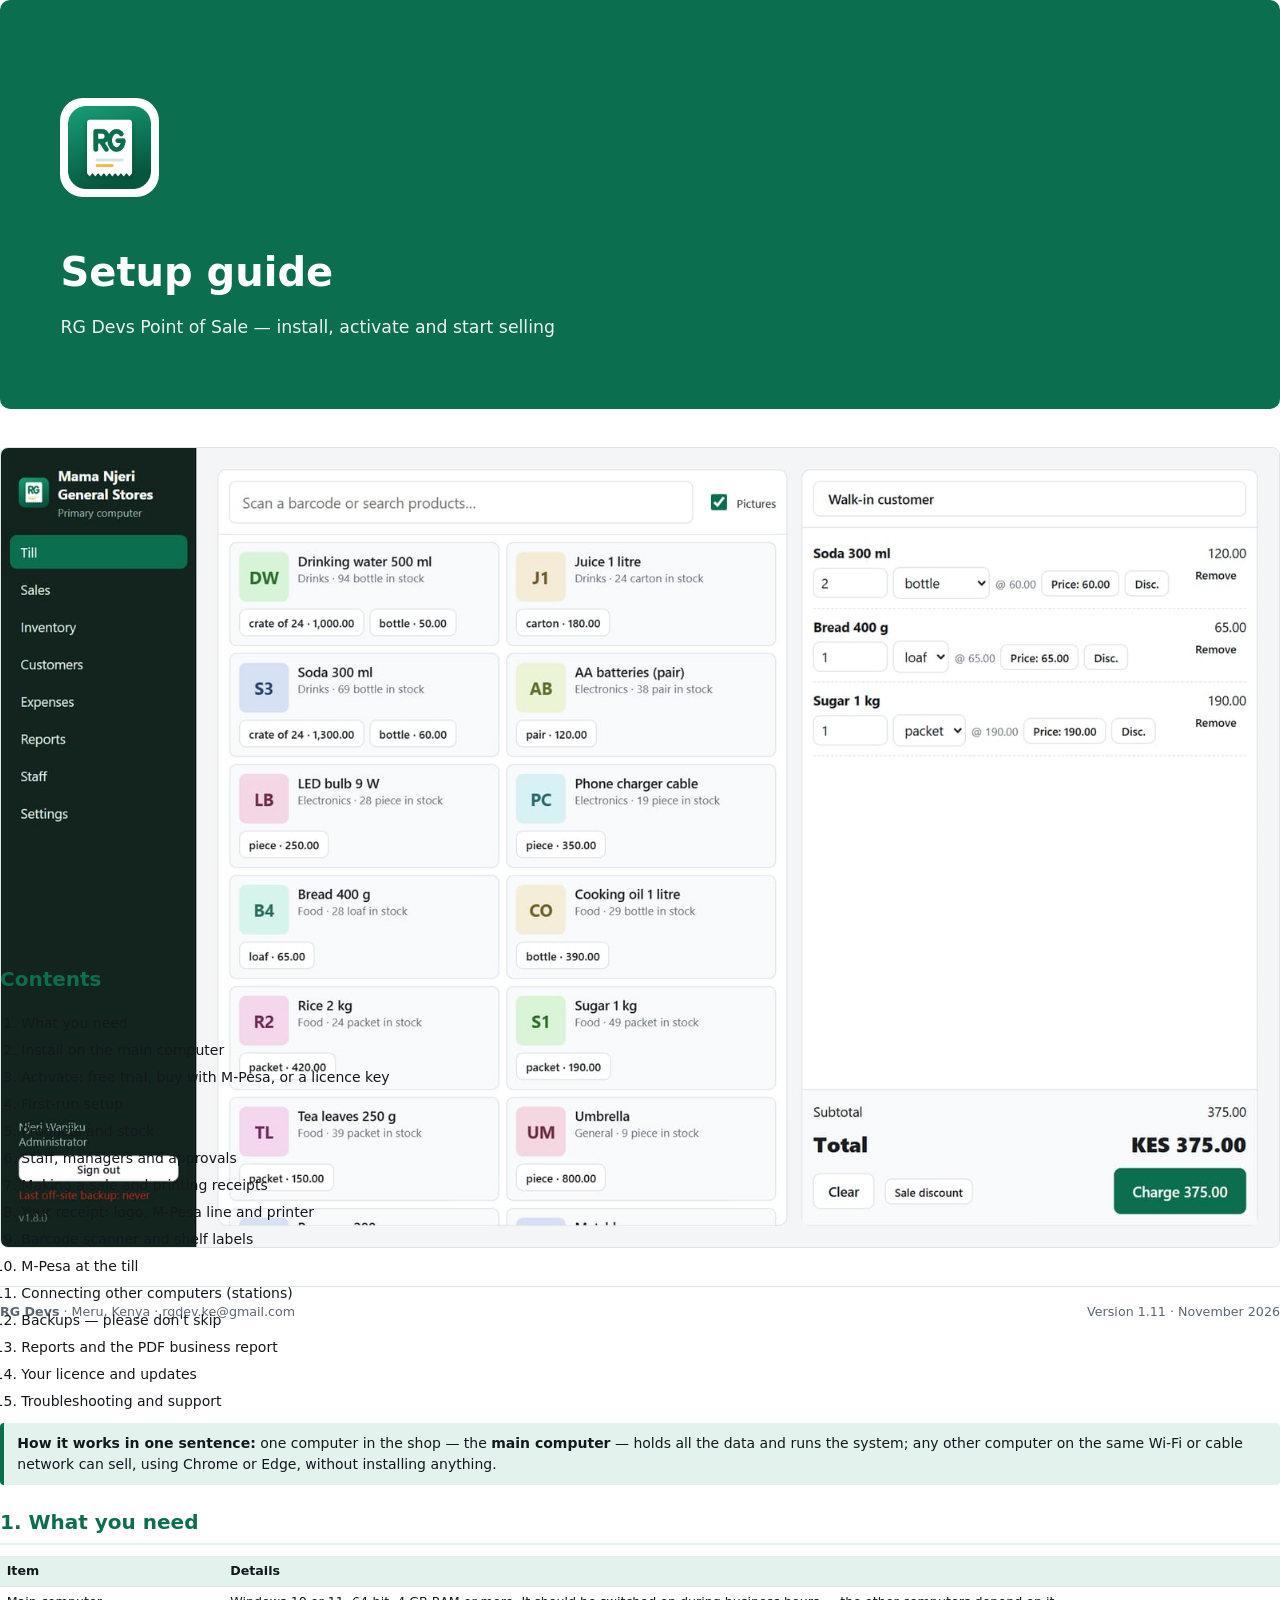
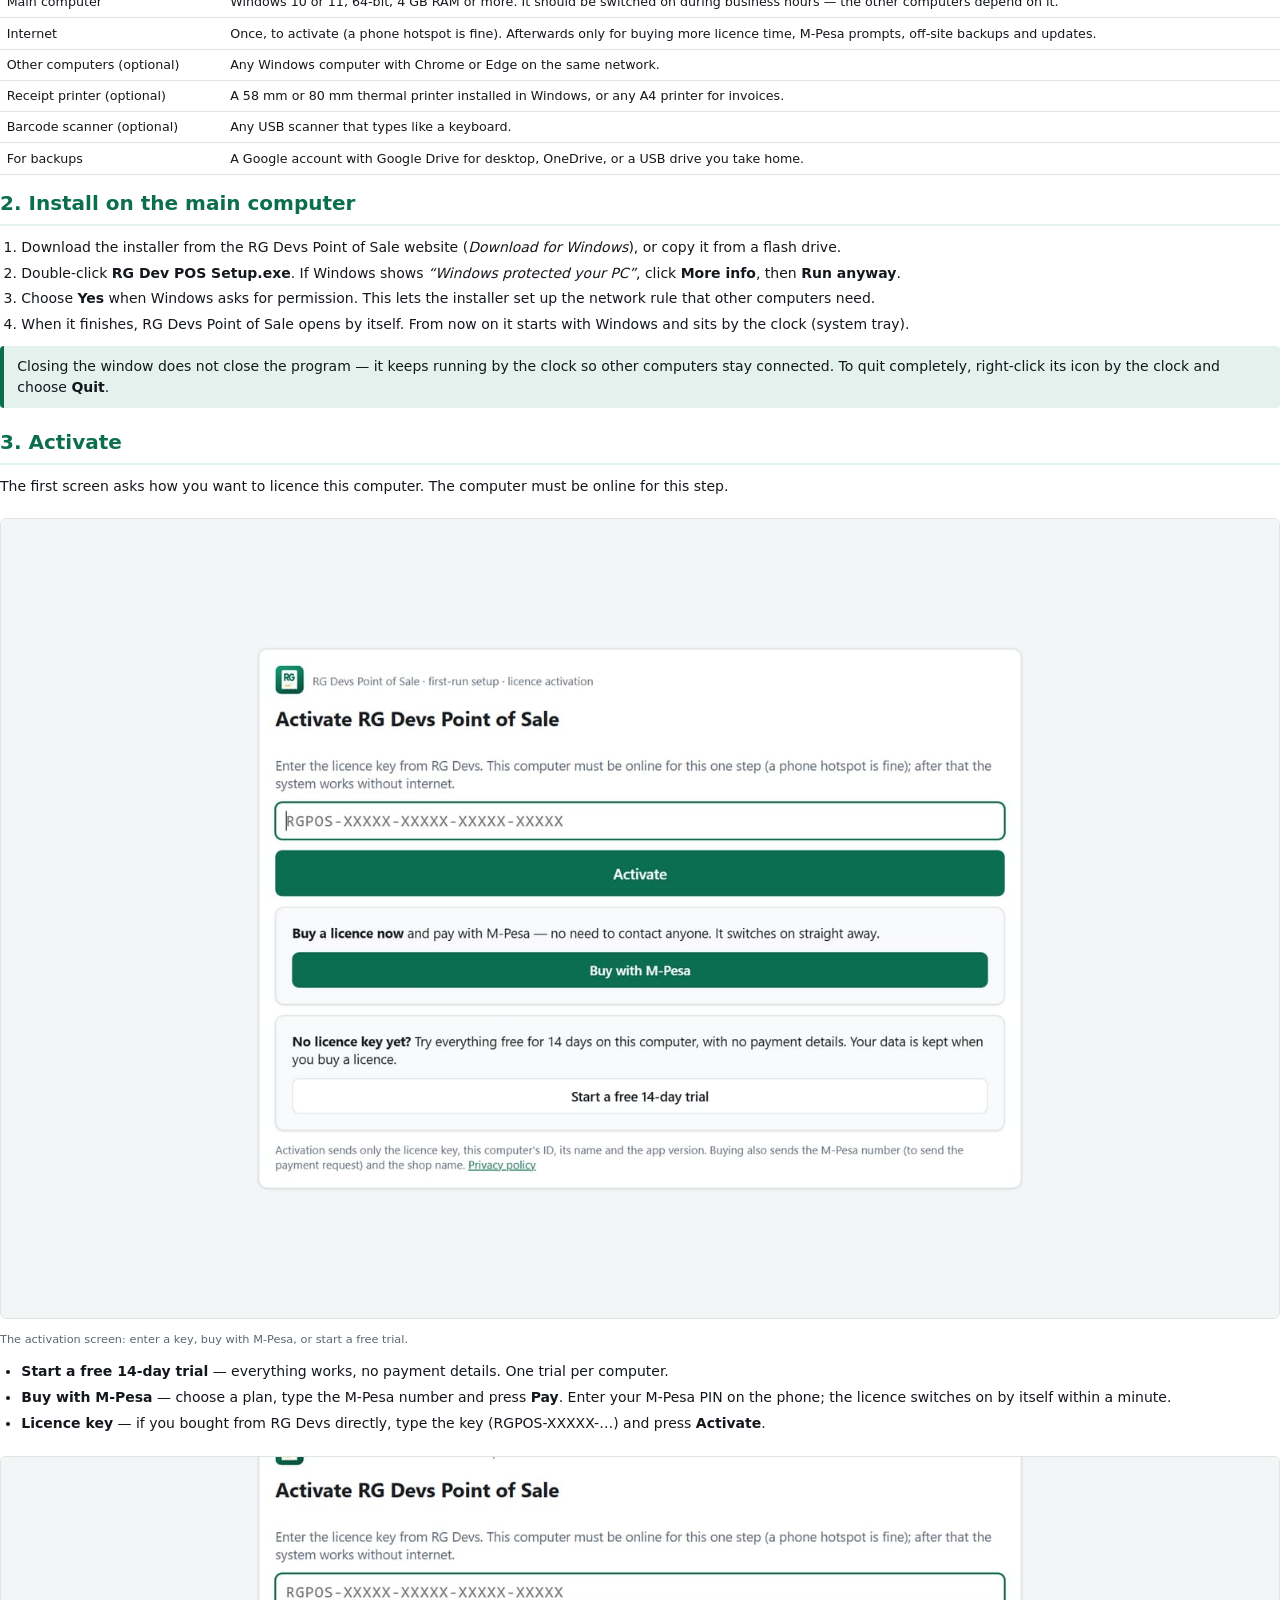
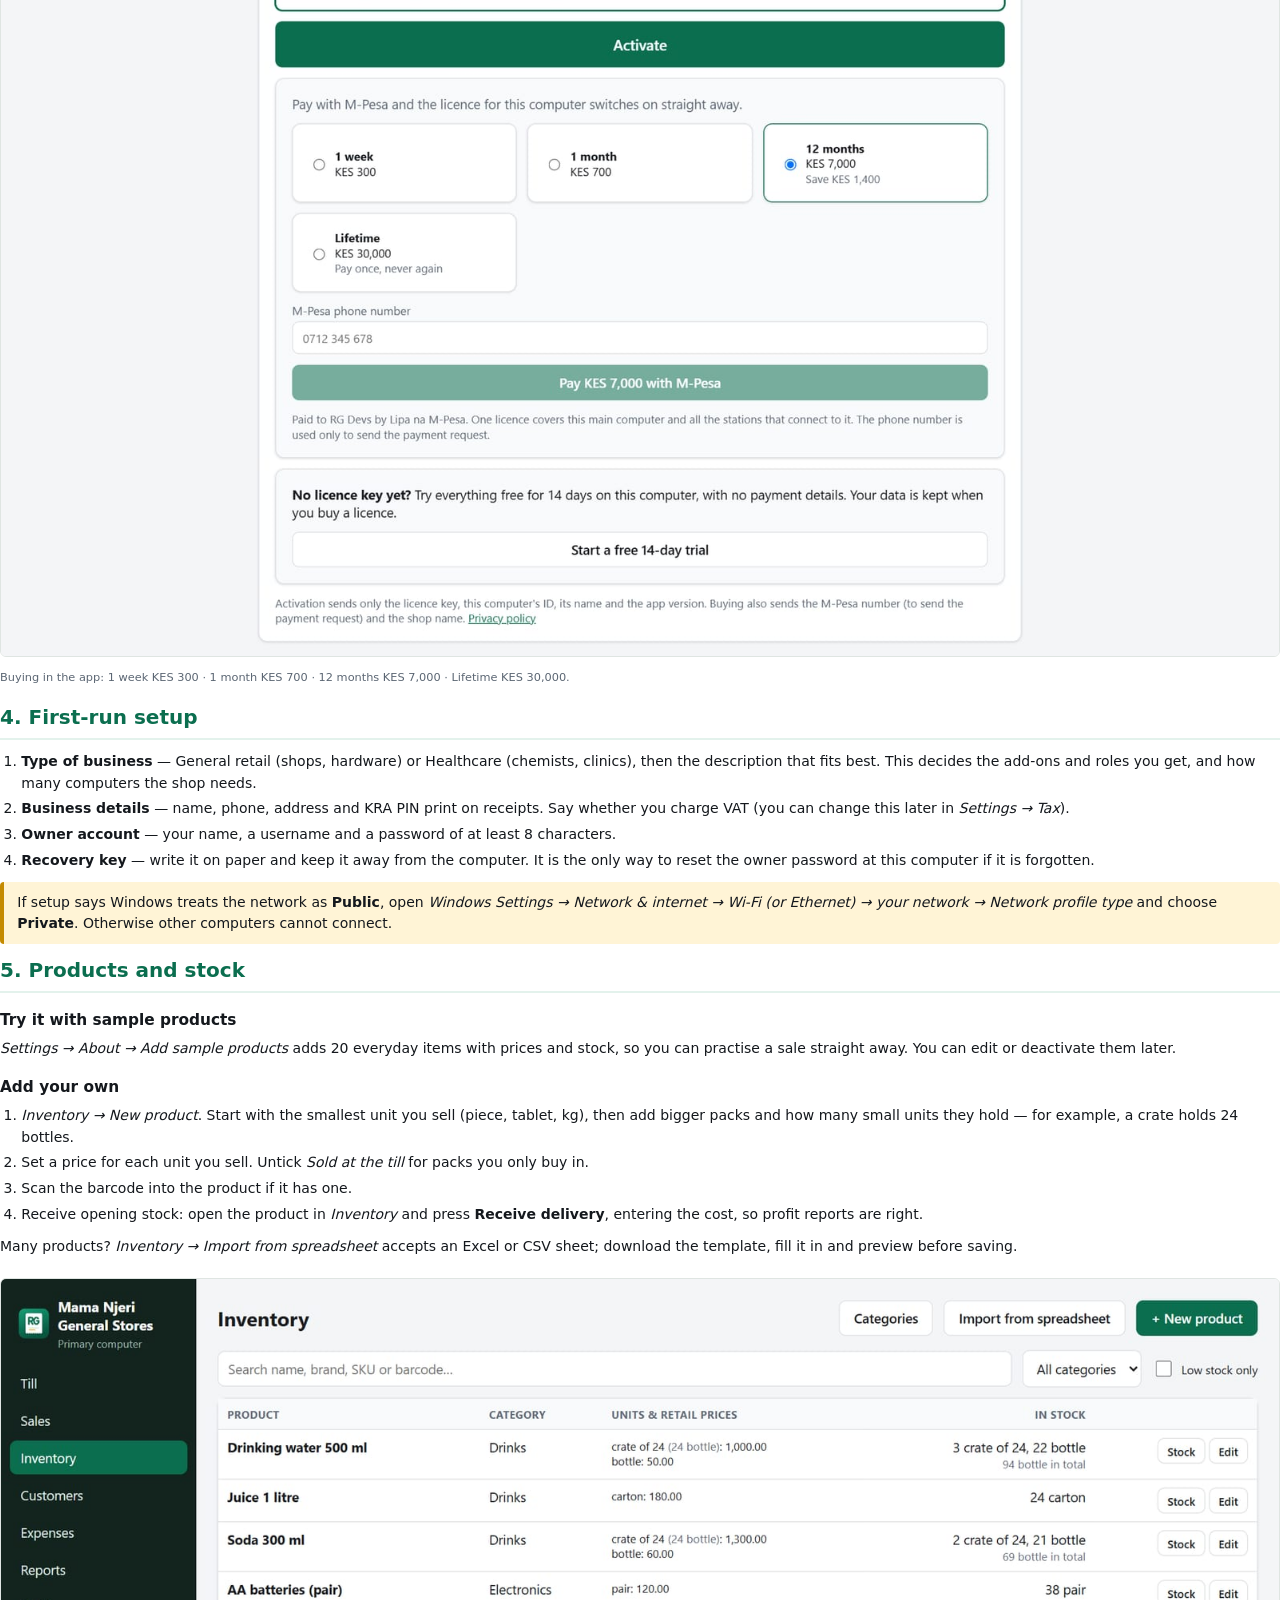
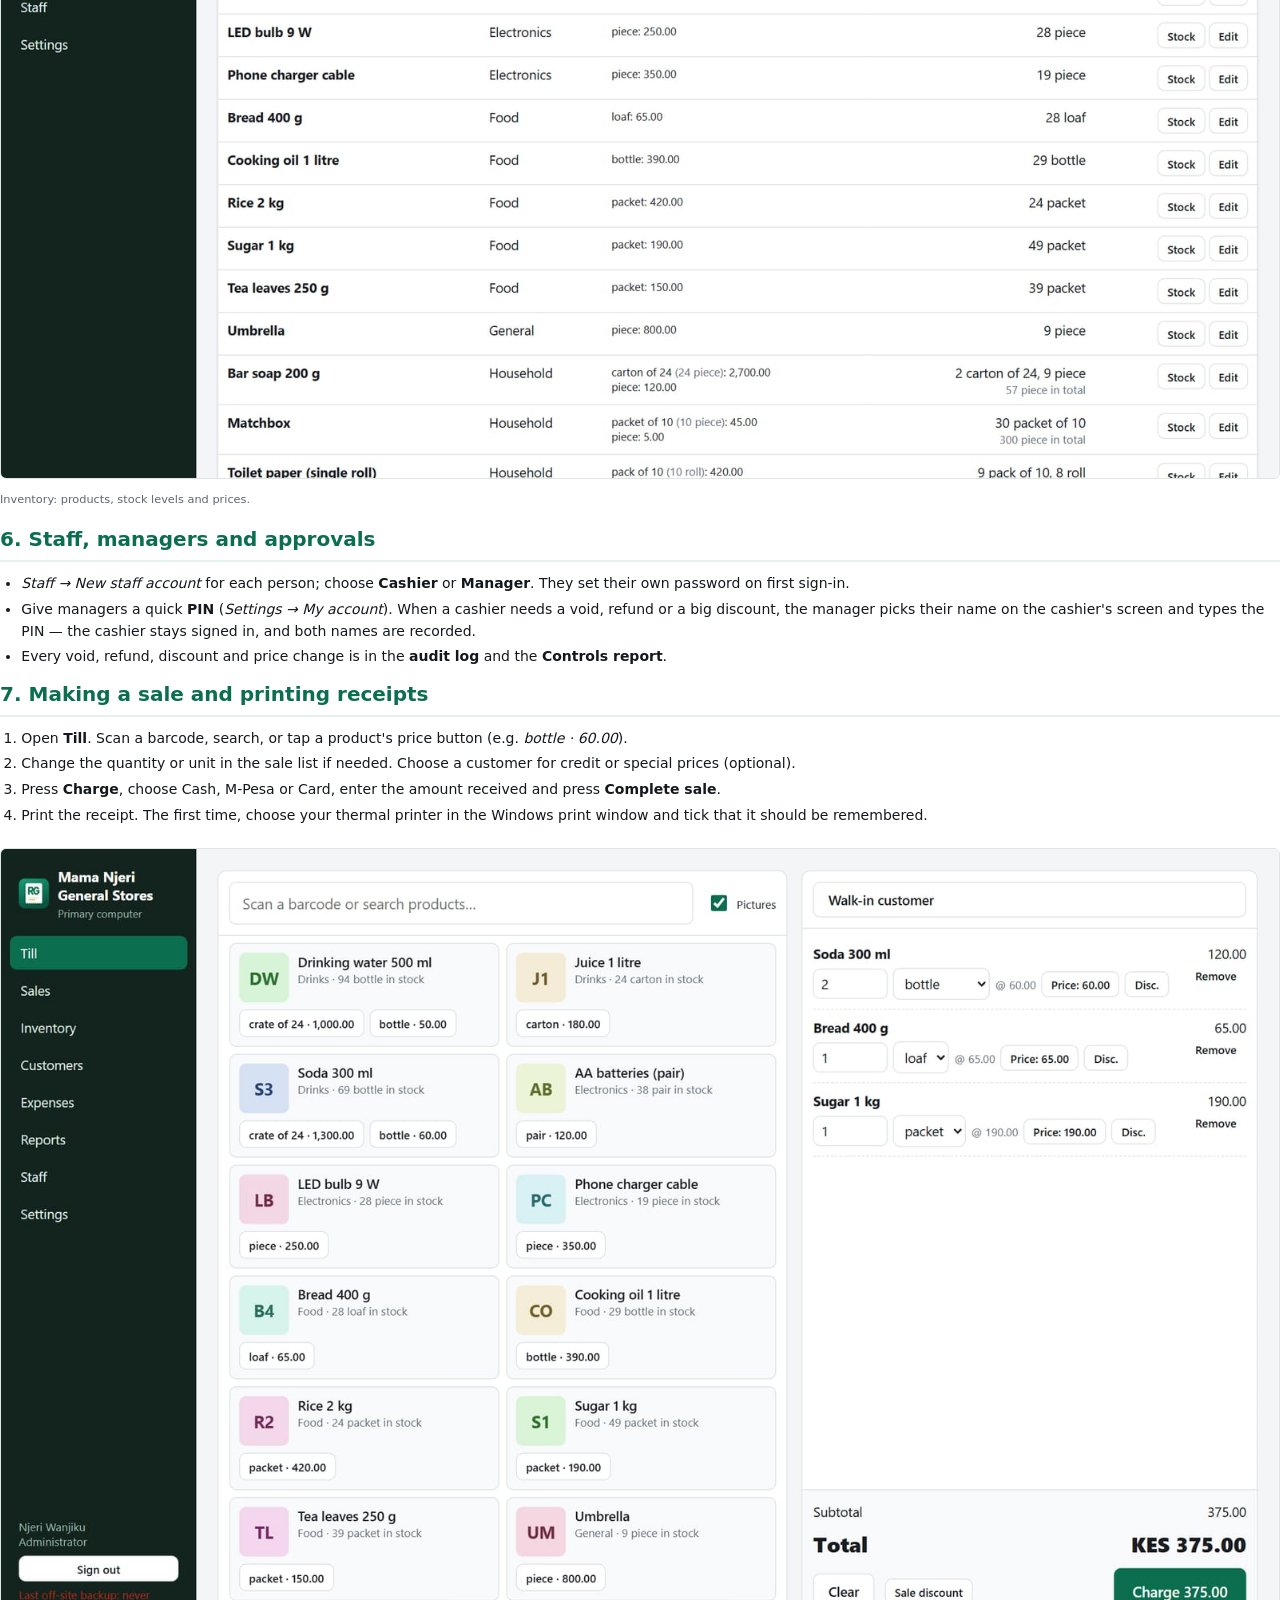
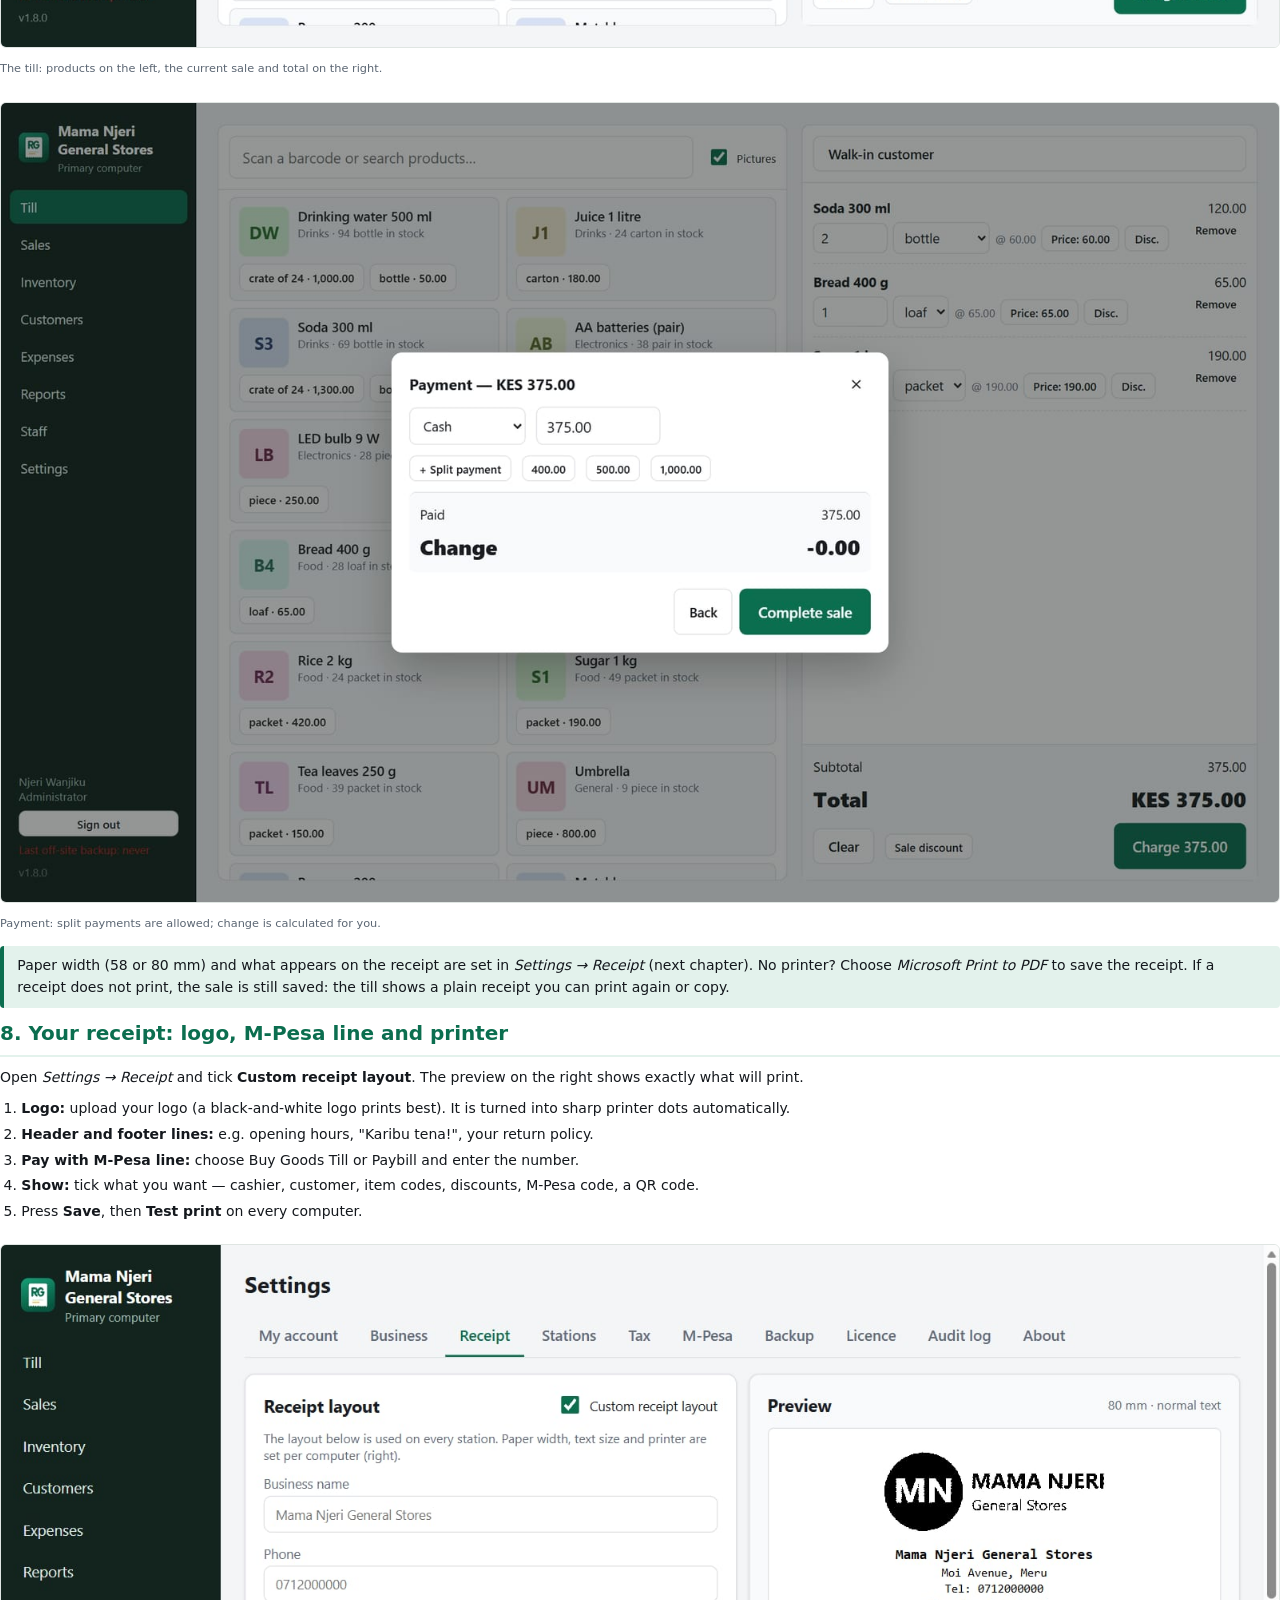
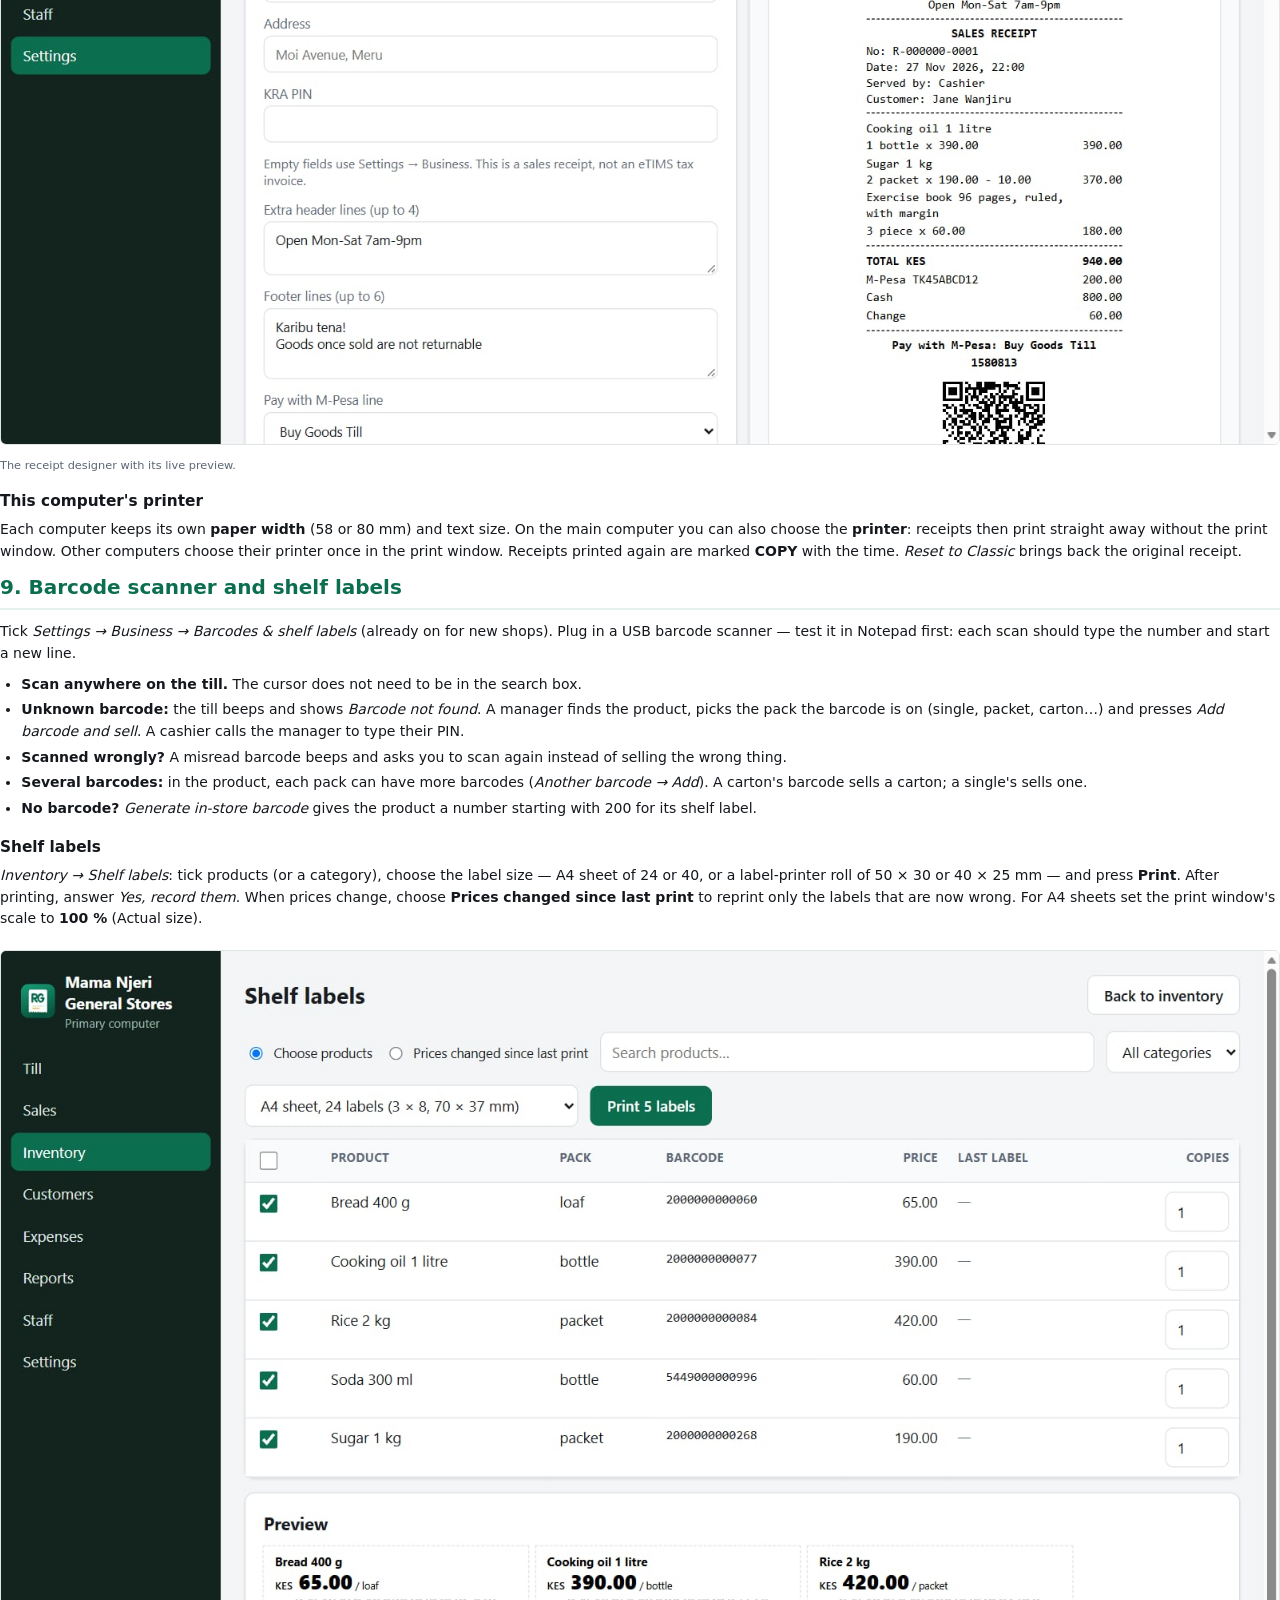
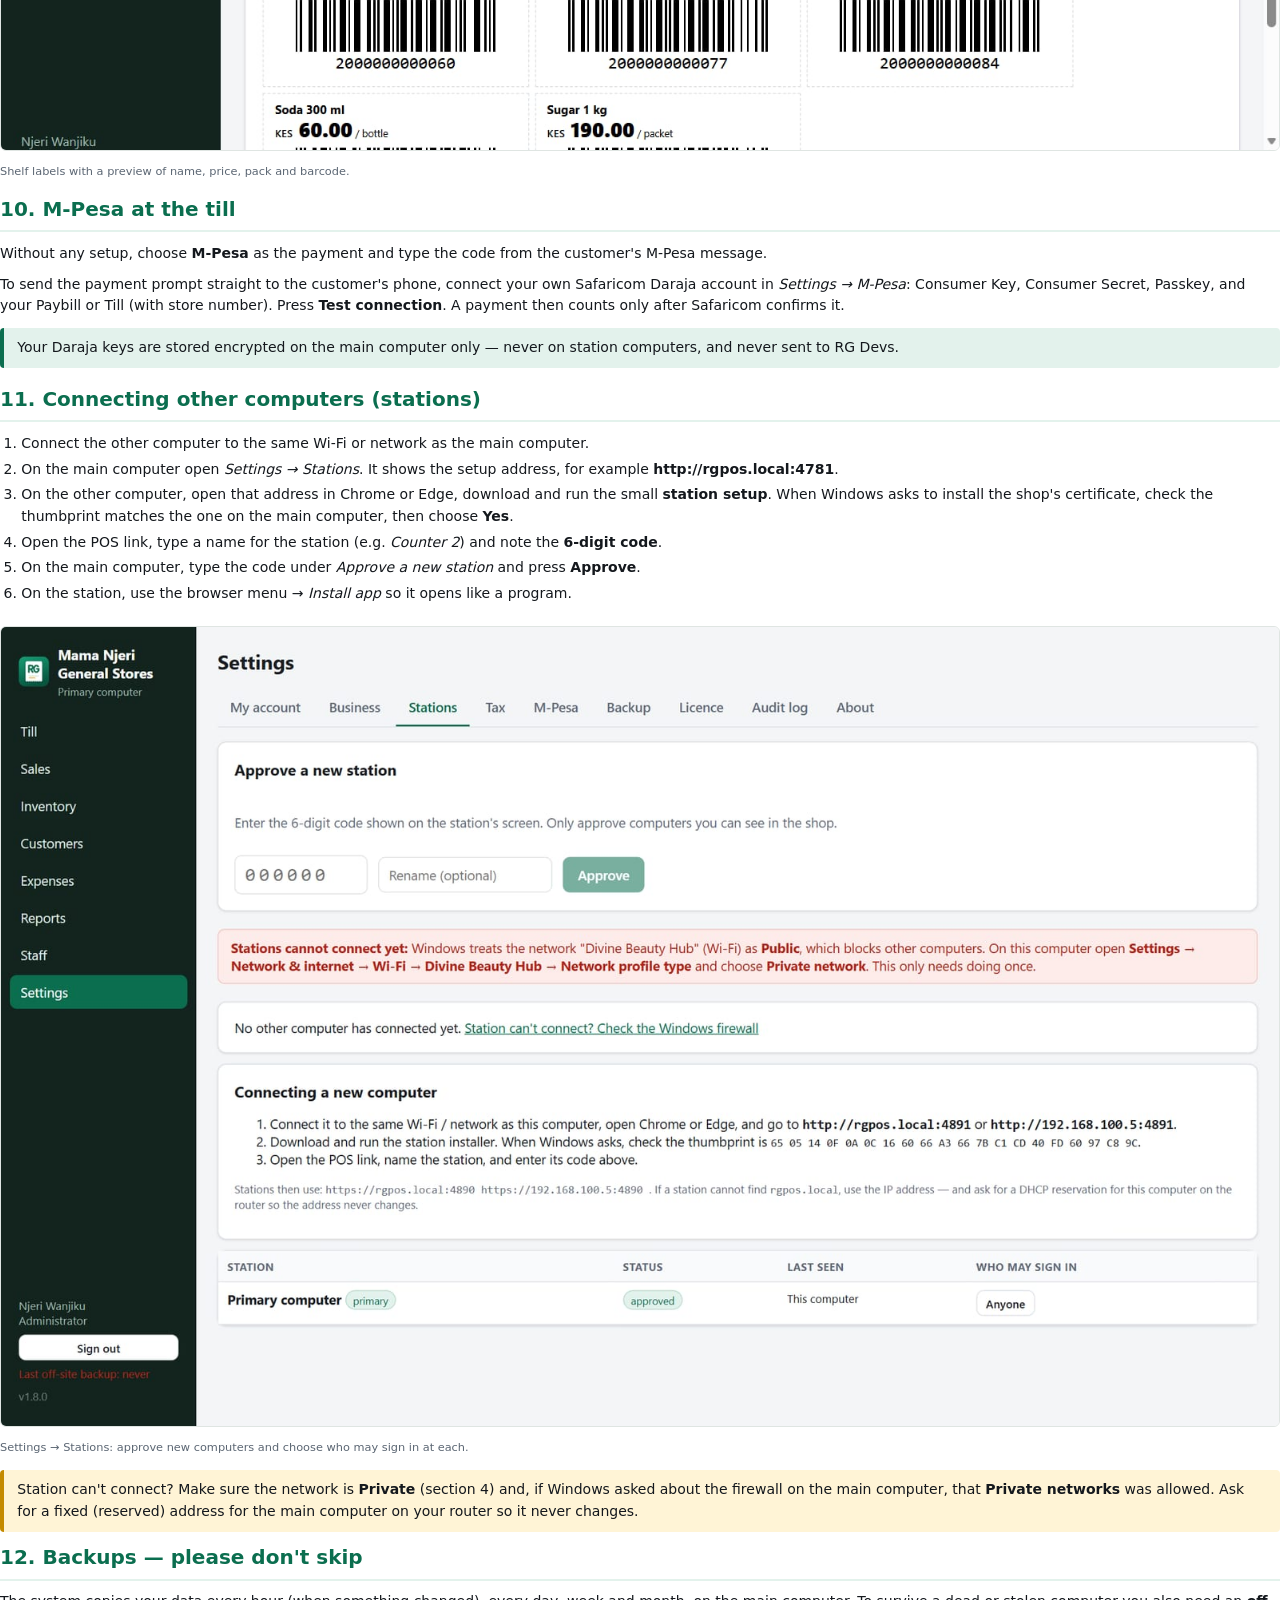
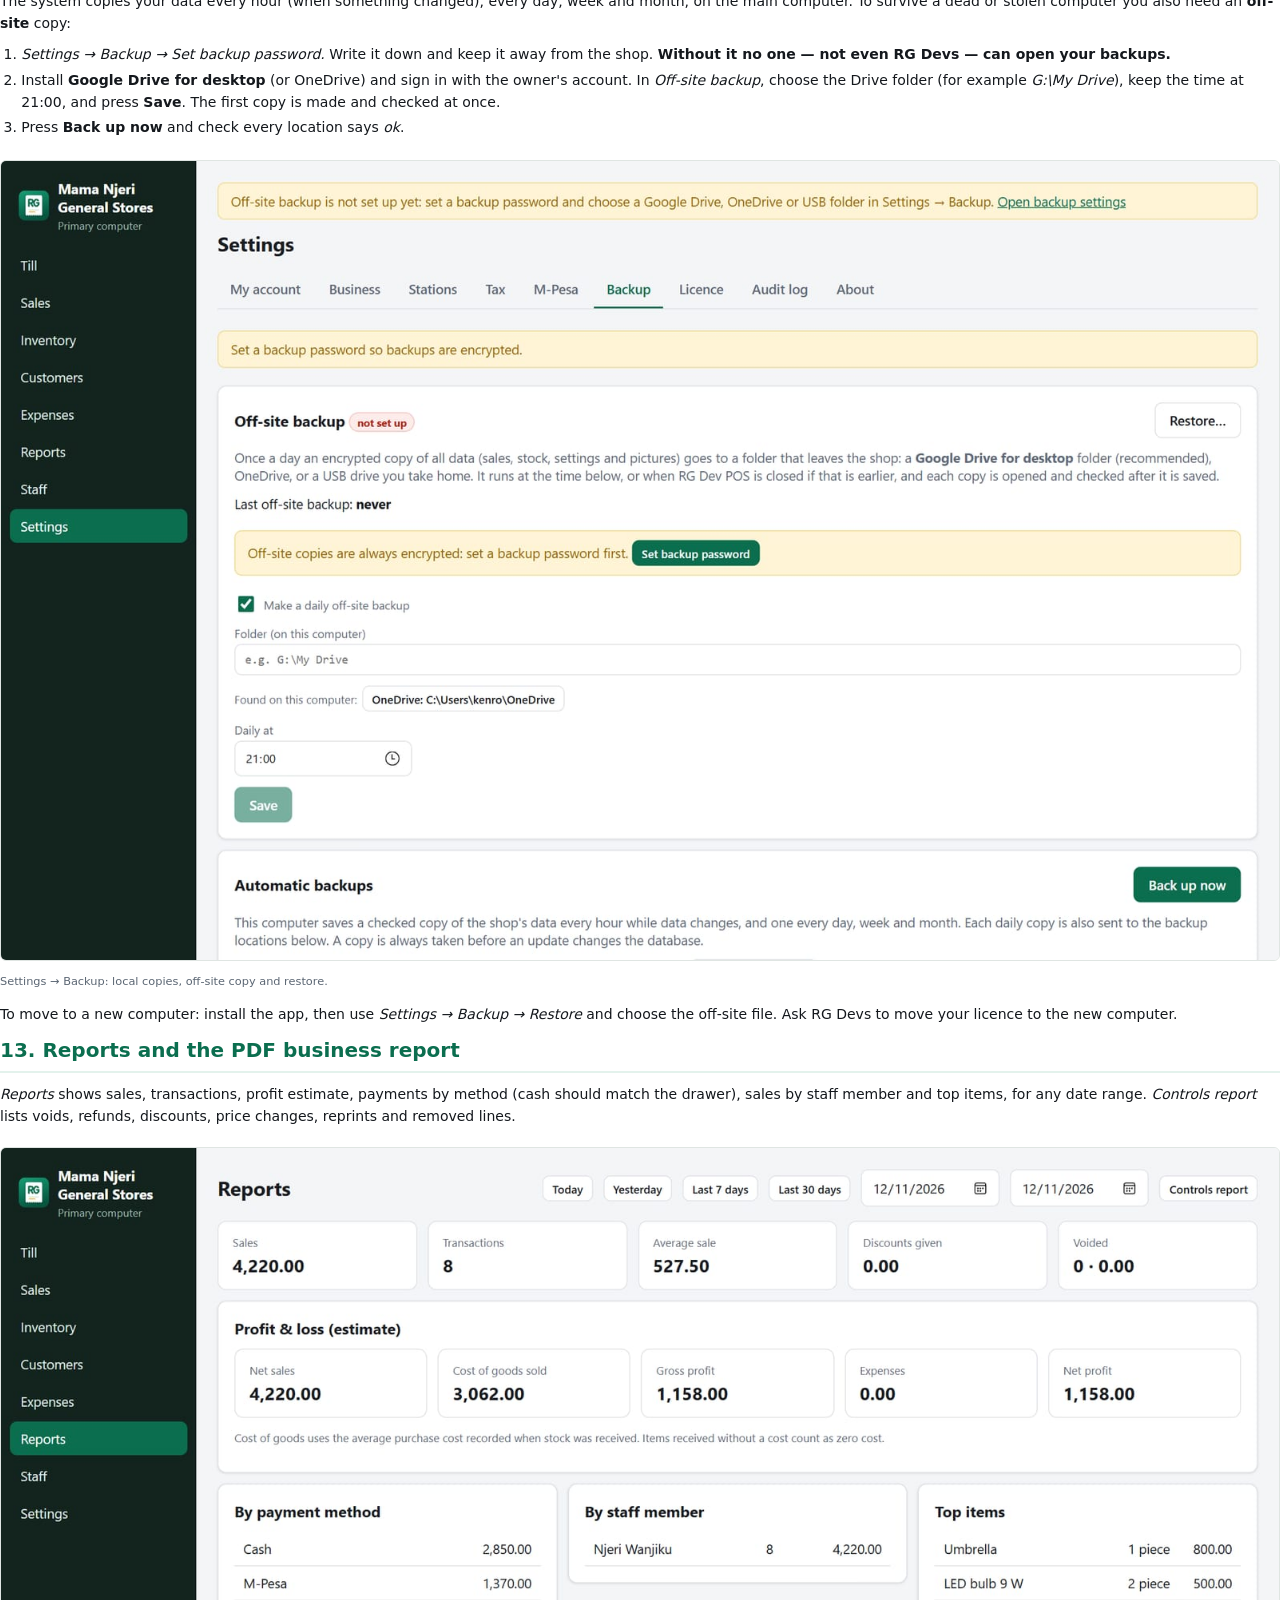
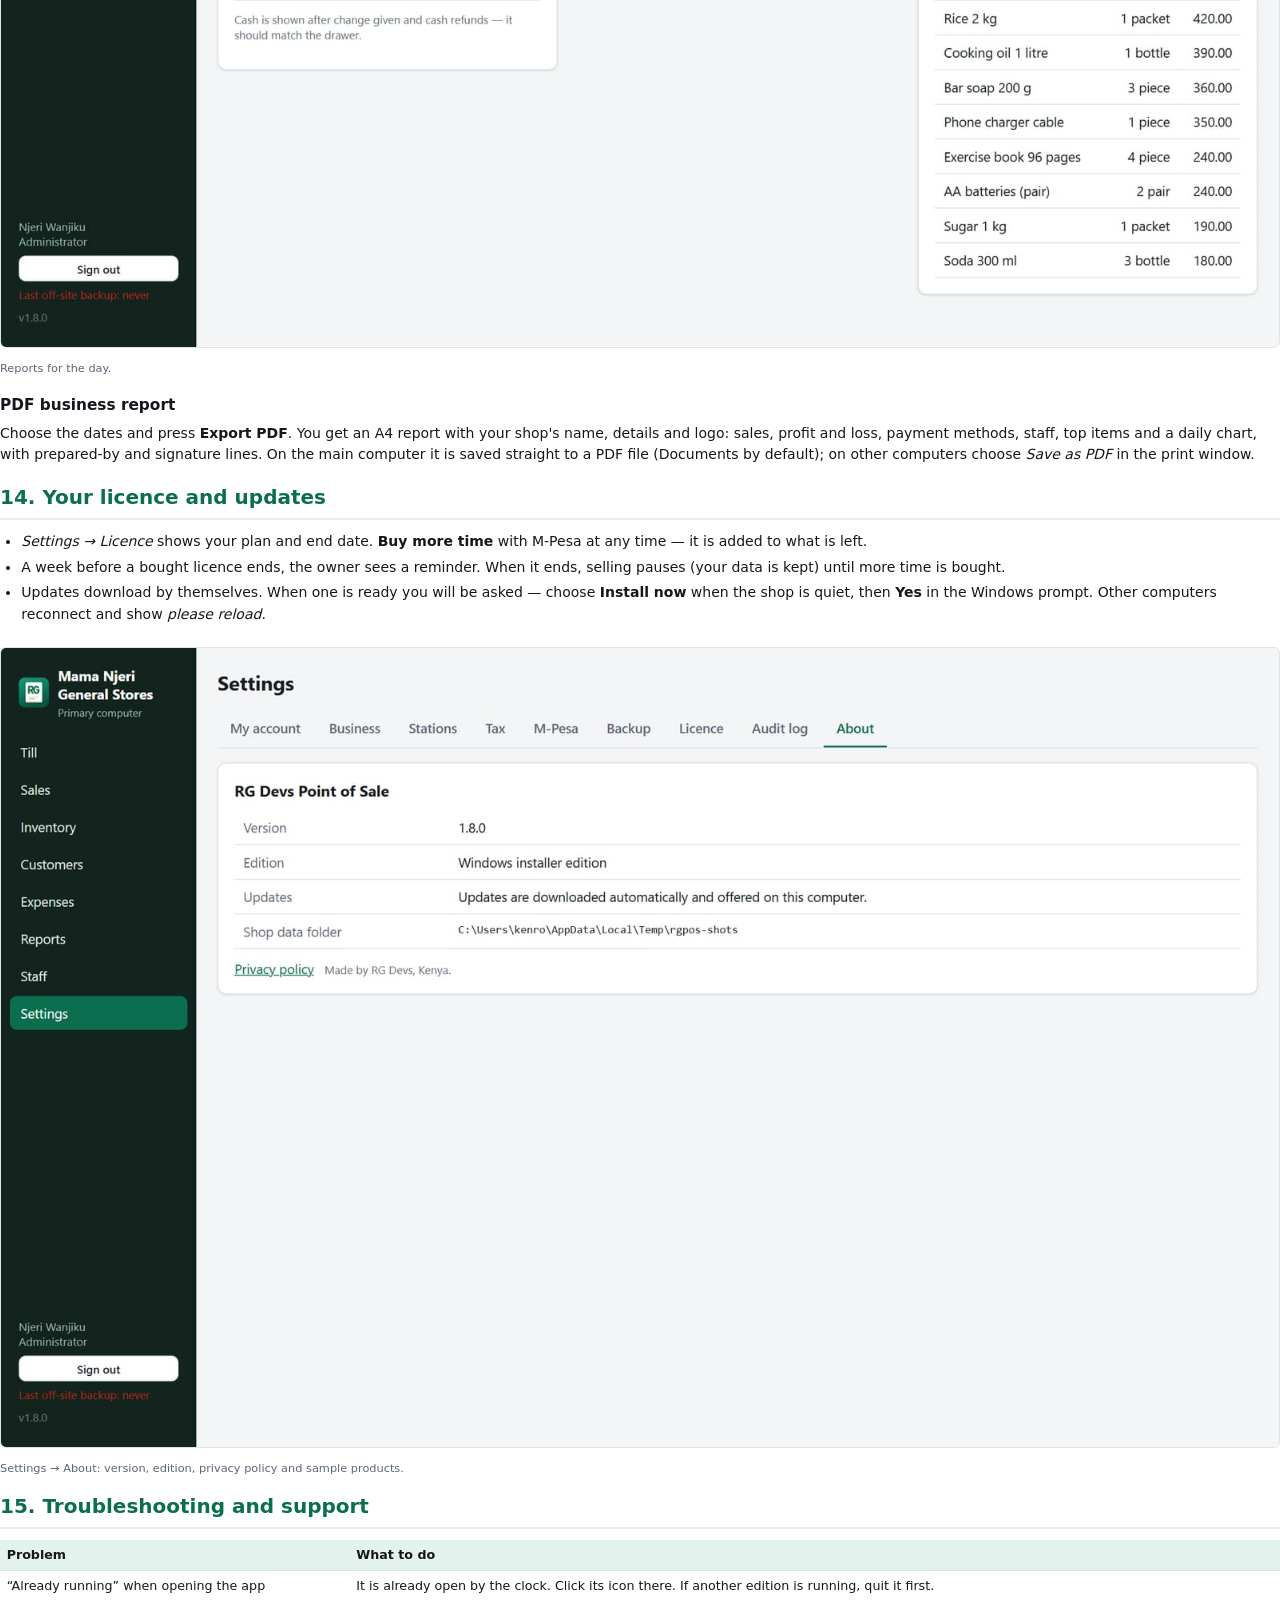
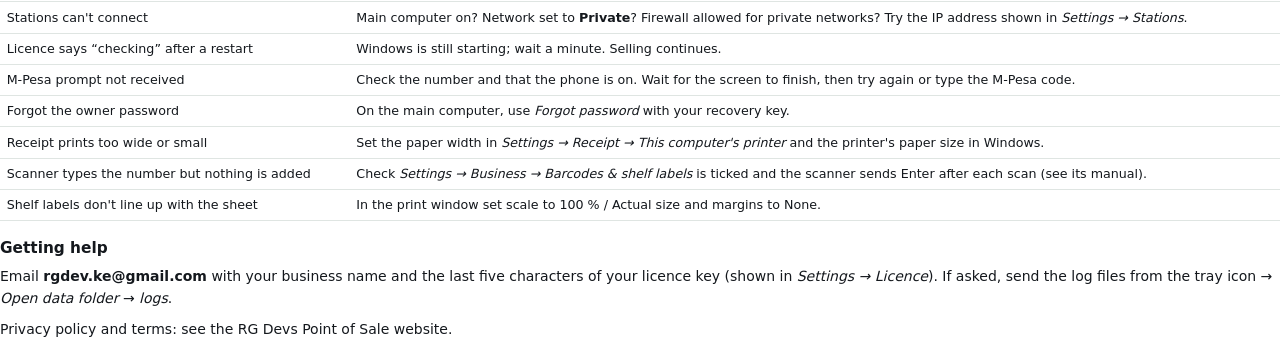
<file: guide-src/guide.html>
<!doctype html>
<html lang="en">
<head>
<meta charset="utf-8">
<title>RG Devs Point of Sale — Setup guide</title>
<style>
  @page { size: A4; margin: 18mm 16mm 20mm; }
  :root { --brand: #0b6e4f; --soft: #e3f2ec; --ink: #14181d; --muted: #5b6673; --line: #dfe5e2; }
  * { box-sizing: border-box; }
  body { font: 10.5pt/1.55 'Segoe UI', system-ui, Arial, sans-serif; color: var(--ink); margin: 0; }
  h1 { font-size: 22pt; margin: 0 0 6pt; }
  h2 { font-size: 15pt; color: var(--brand); margin: 0 0 8pt; padding-bottom: 4pt; border-bottom: 2px solid var(--soft); }
  h3 { font-size: 11.5pt; margin: 12pt 0 4pt; }
  p { margin: 0 0 7pt; }
  ol, ul { margin: 0 0 8pt; padding-left: 16pt; }
  li { margin-bottom: 3pt; }
  .chapter { page-break-before: always; }
  .shot { border: 1px solid var(--line); border-radius: 6px; margin: 8pt 0 4pt; width: 100%; }
  .cap { font-size: 8.5pt; color: var(--muted); margin: 0 0 10pt; }
  .tip { background: var(--soft); border-left: 4px solid var(--brand); padding: 7pt 10pt; border-radius: 4px; margin: 8pt 0; }
  .warn { background: #fff4d6; border-left: 4px solid #c48a00; padding: 7pt 10pt; border-radius: 4px; margin: 8pt 0; }
  .key { display: inline-block; border: 1px solid #c9d2cd; border-bottom-width: 2px; border-radius: 4px; padding: 0 4pt; font-size: 9pt; background: #fafafa; }
  table { border-collapse: collapse; width: 100%; margin: 6pt 0 10pt; font-size: 9.5pt; }
  th, td { border-bottom: 1px solid var(--line); text-align: left; padding: 4pt 5pt; vertical-align: top; }
  th { background: var(--soft); }
  /* Cover */
  .cover { height: 255mm; display: flex; flex-direction: column; justify-content: space-between; }
  .cover-top { background: var(--brand); color: #fff; border-radius: 10px; padding: 26mm 16mm 18mm; }
  .cover-top img { width: 26mm; height: 26mm; border-radius: 6mm; background: #fff; padding: 2mm; }
  .cover-top h1 { color: #fff; font-size: 30pt; margin: 10mm 0 3mm; }
  .cover-top p { font-size: 13pt; opacity: 0.92; margin: 0; }
  .cover-shot { margin: 10mm 0; border-radius: 8px; border: 1px solid var(--line); width: 100%; }
  .cover-foot { display: flex; justify-content: space-between; color: var(--muted); font-size: 9.5pt; border-top: 1px solid var(--line); padding-top: 4mm; }
  .toc li { margin-bottom: 4pt; }
  .two { display: grid; grid-template-columns: 1fr 1fr; gap: 10pt; }
</style>
</head>
<body>

<section class="cover">
  <div class="cover-top">
    <img src="../docs/assets/img/icon-512.png" alt="">
    <h1>Setup guide</h1>
    <p>RG Devs Point of Sale — install, activate and start selling</p>
  </div>
  <img class="cover-shot" src="../docs/assets/img/till.jpg" alt="">
  <div class="cover-foot"><span><b>RG Devs</b> · Meru, Kenya · rgdev.ke@gmail.com</span><span>Version 1.11 · November 2026</span></div>
</section>

<section class="chapter">
  <h2>Contents</h2>
  <ol class="toc">
    <li>What you need</li>
    <li>Install on the main computer</li>
    <li>Activate: free trial, buy with M-Pesa, or a licence key</li>
    <li>First-run setup</li>
    <li>Products and stock</li>
    <li>Staff, managers and approvals</li>
    <li>Making a sale and printing receipts</li>
    <li>Your receipt: logo, M-Pesa line and printer</li>
    <li>Barcode scanner and shelf labels</li>
    <li>M-Pesa at the till</li>
    <li>Connecting other computers (stations)</li>
    <li>Backups — please don't skip</li>
    <li>Reports and the PDF business report</li>
    <li>Your licence and updates</li>
    <li>Troubleshooting and support</li>
  </ol>
  <div class="tip"><b>How it works in one sentence:</b> one computer in the shop — the <b>main computer</b> — holds all the data and runs the
  system; any other computer on the same Wi-Fi or cable network can sell, using Chrome or Edge, without installing anything.</div>

  <h2 style="margin-top:16pt">1. What you need</h2>
  <table>
    <tr><th>Item</th><th>Details</th></tr>
    <tr><td>Main computer</td><td>Windows 10 or 11, 64-bit, 4 GB RAM or more. It should be switched on during business hours — the other computers depend on it.</td></tr>
    <tr><td>Internet</td><td>Once, to activate (a phone hotspot is fine). Afterwards only for buying more licence time, M-Pesa prompts, off-site backups and updates.</td></tr>
    <tr><td>Other computers (optional)</td><td>Any Windows computer with Chrome or Edge on the same network.</td></tr>
    <tr><td>Receipt printer (optional)</td><td>A 58 mm or 80 mm thermal printer installed in Windows, or any A4 printer for invoices.</td></tr>
    <tr><td>Barcode scanner (optional)</td><td>Any USB scanner that types like a keyboard.</td></tr>
    <tr><td>For backups</td><td>A Google account with Google Drive for desktop, OneDrive, or a USB drive you take home.</td></tr>
  </table>
</section>

<section class="chapter">
  <h2>2. Install on the main computer</h2>
  <ol>
    <li>Download the installer from the RG Devs Point of Sale website (<i>Download for Windows</i>), or copy it from a flash drive.</li>
    <li>Double-click <b>RG Dev POS Setup.exe</b>. If Windows shows <i>“Windows protected your PC”</i>, click <b>More info</b>, then <b>Run anyway</b>.</li>
    <li>Choose <b>Yes</b> when Windows asks for permission. This lets the installer set up the network rule that other computers need.</li>
    <li>When it finishes, RG Devs Point of Sale opens by itself. From now on it starts with Windows and sits by the clock (system tray).</li>
  </ol>
  <div class="tip">Closing the window does not close the program — it keeps running by the clock so other computers stay connected. To quit
  completely, right-click its icon by the clock and choose <b>Quit</b>.</div>

  <h2 style="margin-top:14pt">3. Activate</h2>
  <p>The first screen asks how you want to licence this computer. The computer must be online for this step.</p>
  <img class="shot" src="../docs/assets/img/activate.jpg" alt="">
  <p class="cap">The activation screen: enter a key, buy with M-Pesa, or start a free trial.</p>
  <ul>
    <li><b>Start a free 14-day trial</b> — everything works, no payment details. One trial per computer.</li>
    <li><b>Buy with M-Pesa</b> — choose a plan, type the M-Pesa number and press <b>Pay</b>. Enter your M-Pesa PIN on the phone; the licence
      switches on by itself within a minute.</li>
    <li><b>Licence key</b> — if you bought from RG Devs directly, type the key (RGPOS-XXXXX-…) and press <b>Activate</b>.</li>
  </ul>
</section>

<section class="chapter">
  <img class="shot" src="../docs/assets/img/buy.jpg" alt="">
  <p class="cap">Buying in the app: 1 week KES 300 · 1 month KES 700 · 12 months KES 7,000 · Lifetime KES 30,000.</p>

  <h2 style="margin-top:12pt">4. First-run setup</h2>
  <ol>
    <li><b>Type of business</b> — General retail (shops, hardware) or Healthcare (chemists, clinics), then the description that fits best. This
      decides the add-ons and roles you get, and how many computers the shop needs.</li>
    <li><b>Business details</b> — name, phone, address and KRA PIN print on receipts. Say whether you charge VAT (you can change this later in
      <i>Settings → Tax</i>).</li>
    <li><b>Owner account</b> — your name, a username and a password of at least 8 characters.</li>
    <li><b>Recovery key</b> — write it on paper and keep it away from the computer. It is the only way to reset the owner password at this
      computer if it is forgotten.</li>
  </ol>
  <div class="warn">If setup says Windows treats the network as <b>Public</b>, open <i>Windows Settings → Network &amp; internet → Wi-Fi (or
  Ethernet) → your network → Network profile type</i> and choose <b>Private</b>. Otherwise other computers cannot connect.</div>
</section>

<section class="chapter">
  <h2>5. Products and stock</h2>
  <h3>Try it with sample products</h3>
  <p><i>Settings → About → Add sample products</i> adds 20 everyday items with prices and stock, so you can practise a sale straight away. You can
  edit or deactivate them later.</p>
  <h3>Add your own</h3>
  <ol>
    <li><i>Inventory → New product</i>. Start with the smallest unit you sell (piece, tablet, kg), then add bigger packs and how many small units
      they hold — for example, a crate holds 24 bottles.</li>
    <li>Set a price for each unit you sell. Untick <i>Sold at the till</i> for packs you only buy in.</li>
    <li>Scan the barcode into the product if it has one.</li>
    <li>Receive opening stock: open the product in <i>Inventory</i> and press <b>Receive delivery</b>, entering the cost, so profit reports are right.</li>
  </ol>
  <p>Many products? <i>Inventory → Import from spreadsheet</i> accepts an Excel or CSV sheet; download the template, fill it in and preview before saving.</p>
  <img class="shot" src="../docs/assets/img/inventory.jpg" alt="">
  <p class="cap">Inventory: products, stock levels and prices.</p>

  <h2 style="margin-top:12pt">6. Staff, managers and approvals</h2>
  <ul>
    <li><i>Staff → New staff account</i> for each person; choose <b>Cashier</b> or <b>Manager</b>. They set their own password on first sign-in.</li>
    <li>Give managers a quick <b>PIN</b> (<i>Settings → My account</i>). When a cashier needs a void, refund or a big discount, the manager picks
      their name on the cashier's screen and types the PIN — the cashier stays signed in, and both names are recorded.</li>
    <li>Every void, refund, discount and price change is in the <b>audit log</b> and the <b>Controls report</b>.</li>
  </ul>
</section>

<section class="chapter">
  <h2>7. Making a sale and printing receipts</h2>
  <ol>
    <li>Open <b>Till</b>. Scan a barcode, search, or tap a product's price button (e.g. <i>bottle · 60.00</i>).</li>
    <li>Change the quantity or unit in the sale list if needed. Choose a customer for credit or special prices (optional).</li>
    <li>Press <b>Charge</b>, choose Cash, M-Pesa or Card, enter the amount received and press <b>Complete sale</b>.</li>
    <li>Print the receipt. The first time, choose your thermal printer in the Windows print window and tick that it should be remembered.</li>
  </ol>
  <img class="shot" src="../docs/assets/img/till.jpg" alt="">
  <p class="cap">The till: products on the left, the current sale and total on the right.</p>
  <img class="shot" src="../docs/assets/img/payment.jpg" alt="">
  <p class="cap">Payment: split payments are allowed; change is calculated for you.</p>
  <div class="tip">Paper width (58 or 80 mm) and what appears on the receipt are set in <i>Settings → Receipt</i> (next chapter). No printer?
  Choose <i>Microsoft Print to PDF</i> to save the receipt. If a receipt does not print, the sale is still saved: the till shows a plain
  receipt you can print again or copy.</div>
</section>

<section class="chapter">
  <h2>8. Your receipt: logo, M-Pesa line and printer</h2>
  <p>Open <i>Settings → Receipt</i> and tick <b>Custom receipt layout</b>. The preview on the right shows exactly what will print.</p>
  <ol>
    <li><b>Logo:</b> upload your logo (a black-and-white logo prints best). It is turned into sharp printer dots automatically.</li>
    <li><b>Header and footer lines:</b> e.g. opening hours, "Karibu tena!", your return policy.</li>
    <li><b>Pay with M-Pesa line:</b> choose Buy Goods Till or Paybill and enter the number.</li>
    <li><b>Show:</b> tick what you want — cashier, customer, item codes, discounts, M-Pesa code, a QR code.</li>
    <li>Press <b>Save</b>, then <b>Test print</b> on every computer.</li>
  </ol>
  <img class="shot" src="../docs/assets/img/receipt.jpg" alt="">
  <p class="cap">The receipt designer with its live preview.</p>
  <h3>This computer's printer</h3>
  <p>Each computer keeps its own <b>paper width</b> (58 or 80 mm) and text size. On the main computer you can also choose the
  <b>printer</b>: receipts then print straight away without the print window. Other computers choose their printer once in the print window.
  Receipts printed again are marked <b>COPY</b> with the time. <i>Reset to Classic</i> brings back the original receipt.</p>
</section>

<section class="chapter">
  <h2>9. Barcode scanner and shelf labels</h2>
  <p>Tick <i>Settings → Business → Barcodes &amp; shelf labels</i> (already on for new shops). Plug in a USB barcode scanner — test it in
  Notepad first: each scan should type the number and start a new line.</p>
  <ul>
    <li><b>Scan anywhere on the till.</b> The cursor does not need to be in the search box.</li>
    <li><b>Unknown barcode:</b> the till beeps and shows <i>Barcode not found</i>. A manager finds the product, picks the pack the barcode is on
      (single, packet, carton…) and presses <i>Add barcode and sell</i>. A cashier calls the manager to type their PIN.</li>
    <li><b>Scanned wrongly?</b> A misread barcode beeps and asks you to scan again instead of selling the wrong thing.</li>
    <li><b>Several barcodes:</b> in the product, each pack can have more barcodes (<i>Another barcode → Add</i>). A carton's barcode sells a
      carton; a single's sells one.</li>
    <li><b>No barcode?</b> <i>Generate in-store barcode</i> gives the product a number starting with 200 for its shelf label.</li>
  </ul>
  <h3>Shelf labels</h3>
  <p><i>Inventory → Shelf labels</i>: tick products (or a category), choose the label size — A4 sheet of 24 or 40, or a label-printer roll of
  50 × 30 or 40 × 25 mm — and press <b>Print</b>. After printing, answer <i>Yes, record them</i>. When prices change, choose
  <b>Prices changed since last print</b> to reprint only the labels that are now wrong. For A4 sheets set the print window's scale to
  <b>100 %</b> (Actual size).</p>
  <img class="shot" src="../docs/assets/img/labels.jpg" alt="">
  <p class="cap">Shelf labels with a preview of name, price, pack and barcode.</p>
</section>

<section class="chapter">
  <h2>10. M-Pesa at the till</h2>
  <p>Without any setup, choose <b>M-Pesa</b> as the payment and type the code from the customer's M-Pesa message.</p>
  <p>To send the payment prompt straight to the customer's phone, connect your own Safaricom Daraja account in <i>Settings → M-Pesa</i>:
  Consumer Key, Consumer Secret, Passkey, and your Paybill or Till (with store number). Press <b>Test connection</b>. A payment then counts only
  after Safaricom confirms it.</p>
  <div class="tip">Your Daraja keys are stored encrypted on the main computer only — never on station computers, and never sent to RG Devs.</div>

  <h2 style="margin-top:12pt">11. Connecting other computers (stations)</h2>
  <ol>
    <li>Connect the other computer to the same Wi-Fi or network as the main computer.</li>
    <li>On the main computer open <i>Settings → Stations</i>. It shows the setup address, for example <b>http://rgpos.local:4781</b>.</li>
    <li>On the other computer, open that address in Chrome or Edge, download and run the small <b>station setup</b>. When Windows asks to install
      the shop's certificate, check the thumbprint matches the one on the main computer, then choose <b>Yes</b>.</li>
    <li>Open the POS link, type a name for the station (e.g. <i>Counter 2</i>) and note the <b>6-digit code</b>.</li>
    <li>On the main computer, type the code under <i>Approve a new station</i> and press <b>Approve</b>.</li>
    <li>On the station, use the browser menu → <i>Install app</i> so it opens like a program.</li>
  </ol>
  <img class="shot" src="../docs/assets/img/stations.jpg" alt="">
  <p class="cap">Settings → Stations: approve new computers and choose who may sign in at each.</p>
  <div class="warn">Station can't connect? Make sure the network is <b>Private</b> (section 4) and, if Windows asked about the firewall on the main
  computer, that <b>Private networks</b> was allowed. Ask for a fixed (reserved) address for the main computer on your router so it never changes.</div>
</section>

<section class="chapter">
  <h2>12. Backups — please don't skip</h2>
  <p>The system copies your data every hour (when something changed), every day, week and month, on the main computer. To survive a dead or
  stolen computer you also need an <b>off-site</b> copy:</p>
  <ol>
    <li><i>Settings → Backup → Set backup password.</i> Write it down and keep it away from the shop. <b>Without it no one — not even RG Devs — can
      open your backups.</b></li>
    <li>Install <b>Google Drive for desktop</b> (or OneDrive) and sign in with the owner's account. In <i>Off-site backup</i>, choose the Drive folder
      (for example <i>G:\My Drive</i>), keep the time at 21:00, and press <b>Save</b>. The first copy is made and checked at once.</li>
    <li>Press <b>Back up now</b> and check every location says <i>ok</i>.</li>
  </ol>
  <img class="shot" src="../docs/assets/img/backup.jpg" alt="">
  <p class="cap">Settings → Backup: local copies, off-site copy and restore.</p>
  <p>To move to a new computer: install the app, then use <i>Settings → Backup → Restore</i> and choose the off-site file. Ask RG Devs to move
  your licence to the new computer.</p>
</section>

<section class="chapter">
  <h2>13. Reports and the PDF business report</h2>
  <p><i>Reports</i> shows sales, transactions, profit estimate, payments by method (cash should match the drawer), sales by staff member and top
  items, for any date range. <i>Controls report</i> lists voids, refunds, discounts, price changes, reprints and removed lines.</p>
  <img class="shot" src="../docs/assets/img/reports.jpg" alt="">
  <p class="cap">Reports for the day.</p>
  <h3>PDF business report</h3>
  <p>Choose the dates and press <b>Export PDF</b>. You get an A4 report with your shop's name, details and logo: sales, profit and loss,
  payment methods, staff, top items and a daily chart, with prepared-by and signature lines. On the main computer it is saved straight to a
  PDF file (Documents by default); on other computers choose <i>Save as PDF</i> in the print window.</p>

  <h2 style="margin-top:12pt">14. Your licence and updates</h2>
  <ul>
    <li><i>Settings → Licence</i> shows your plan and end date. <b>Buy more time</b> with M-Pesa at any time — it is added to what is left.</li>
    <li>A week before a bought licence ends, the owner sees a reminder. When it ends, selling pauses (your data is kept) until more time is bought.</li>
    <li>Updates download by themselves. When one is ready you will be asked — choose <b>Install now</b> when the shop is quiet, then <b>Yes</b> in
      the Windows prompt. Other computers reconnect and show <i>please reload</i>.</li>
  </ul>
  <img class="shot" src="../docs/assets/img/about.jpg" alt="">
  <p class="cap">Settings → About: version, edition, privacy policy and sample products.</p>
</section>

<section class="chapter">
  <h2>15. Troubleshooting and support</h2>
  <table>
    <tr><th>Problem</th><th>What to do</th></tr>
    <tr><td>“Already running” when opening the app</td><td>It is already open by the clock. Click its icon there. If another edition is running, quit it first.</td></tr>
    <tr><td>Stations can't connect</td><td>Main computer on? Network set to <b>Private</b>? Firewall allowed for private networks? Try the IP address shown in <i>Settings → Stations</i>.</td></tr>
    <tr><td>Licence says “checking” after a restart</td><td>Windows is still starting; wait a minute. Selling continues.</td></tr>
    <tr><td>M-Pesa prompt not received</td><td>Check the number and that the phone is on. Wait for the screen to finish, then try again or type the M-Pesa code.</td></tr>
    <tr><td>Forgot the owner password</td><td>On the main computer, use <i>Forgot password</i> with your recovery key.</td></tr>
    <tr><td>Receipt prints too wide or small</td><td>Set the paper width in <i>Settings → Receipt → This computer's printer</i> and the printer's paper size in Windows.</td></tr>
    <tr><td>Scanner types the number but nothing is added</td><td>Check <i>Settings → Business → Barcodes &amp; shelf labels</i> is ticked and the scanner sends Enter after each scan (see its manual).</td></tr>
    <tr><td>Shelf labels don't line up with the sheet</td><td>In the print window set scale to 100 % / Actual size and margins to None.</td></tr>
  </table>
  <h3>Getting help</h3>
  <p>Email <b>rgdev.ke@gmail.com</b> with your business name and the last five characters of your licence key (shown in <i>Settings → Licence</i>).
  If asked, send the log files from the tray icon → <i>Open data folder</i> → <i>logs</i>.</p>
  <p class="muted">Privacy policy and terms: see the RG Devs Point of Sale website.</p>
</section>
</body>
</html>
</file>
<file: docs/assets/style.css>
:root {
  --brand: #0b6e4f;
  --brand-dark: #08513a;
  --brand-soft: #e3f2ec;
  --ink: #14181d;
  --muted: #5b6673;
  --line: #e2e6ea;
  --bg: #ffffff;
  --bg-2: #f5f7f6;
  --accent: #f2b23a;
  --radius: 14px;
  --shadow: 0 1px 2px rgba(16, 24, 40, 0.06), 0 8px 24px rgba(16, 24, 40, 0.08);
  --max: 1120px;
  color-scheme: light;
}
* { box-sizing: border-box; }
html { scroll-behavior: smooth; }
body {
  margin: 0;
  font: 16px/1.6 system-ui, 'Segoe UI', Roboto, 'Helvetica Neue', Arial, sans-serif;
  color: var(--ink);
  background: var(--bg);
  -webkit-font-smoothing: antialiased;
}
img { max-width: 100%; height: auto; display: block; }
a { color: var(--brand); }
a:hover { color: var(--brand-dark); }
h1, h2, h3 { line-height: 1.2; margin: 0 0 0.5em; letter-spacing: -0.01em; }
h1 { font-size: clamp(2rem, 4.5vw, 3.1rem); }
h2 { font-size: clamp(1.5rem, 3vw, 2.1rem); }
h3 { font-size: 1.12rem; }
p { margin: 0 0 1em; }
.wrap { max-width: var(--max); margin: 0 auto; padding: 0 20px; }
.muted { color: var(--muted); }
.small { font-size: 0.9rem; }
.eyebrow { text-transform: uppercase; letter-spacing: 0.08em; font-size: 0.78rem; font-weight: 700; color: var(--brand); margin-bottom: 0.6em; }

/* Header */
.site-head { position: sticky; top: 0; z-index: 10; background: rgba(255, 255, 255, 0.92); backdrop-filter: blur(8px); border-bottom: 1px solid var(--line); }
.site-head .wrap { display: flex; align-items: center; gap: 24px; height: 64px; }
.logo { display: flex; align-items: center; gap: 10px; text-decoration: none; color: var(--ink); font-weight: 750; }
.logo img { width: 34px; height: 34px; border-radius: 8px; }
.logo span small { display: block; font-weight: 500; font-size: 0.72rem; color: var(--muted); margin-top: -2px; }
.nav { display: flex; gap: 22px; margin-left: auto; align-items: center; }
.nav a { color: var(--ink); text-decoration: none; font-weight: 550; font-size: 0.95rem; }
.nav a:hover { color: var(--brand); }
.nav a.btn-primary, .nav a.btn-primary:hover { color: #fff; }
.menu-btn { display: none; margin-left: auto; background: none; border: 1px solid var(--line); border-radius: 8px; padding: 6px 10px; font-size: 1rem; }

/* Buttons */
.btn { display: inline-flex; align-items: center; justify-content: center; gap: 8px; padding: 12px 20px; border-radius: 10px; font-weight: 650; text-decoration: none; border: 1px solid transparent; cursor: pointer; font-size: 1rem; }
.btn-primary { background: var(--brand); color: #fff; }
.btn-primary:hover { background: var(--brand-dark); color: #fff; }
.btn-ghost { background: #fff; color: var(--ink); border-color: var(--line); }
.btn-ghost:hover { border-color: var(--brand); color: var(--brand); }
.btn-small { padding: 8px 14px; font-size: 0.9rem; }

/* Hero */
.hero { padding: 64px 0 40px; background: linear-gradient(180deg, var(--brand-soft) 0%, #fff 100%); }
.hero .wrap { display: grid; grid-template-columns: 1fr 1.25fr; gap: 48px; align-items: center; }
.hero p.lead { font-size: 1.15rem; color: #2c3640; }
.hero .ctas { display: flex; gap: 12px; flex-wrap: wrap; margin: 24px 0 14px; }
.shot { border-radius: var(--radius); box-shadow: var(--shadow); border: 1px solid var(--line); overflow: hidden; background: #fff; }
.badges { display: flex; flex-wrap: wrap; gap: 8px; margin-top: 8px; }
.badge { background: #fff; border: 1px solid var(--line); border-radius: 999px; padding: 4px 12px; font-size: 0.85rem; color: var(--muted); }

/* Sections */
section { padding: 72px 0; }
section.alt { background: var(--bg-2); }
.section-head { max-width: 680px; margin-bottom: 36px; }
.grid { display: grid; gap: 20px; }
.grid-3 { grid-template-columns: repeat(3, 1fr); }
.grid-2 { grid-template-columns: repeat(2, 1fr); }
.grid-4 { grid-template-columns: repeat(4, 1fr); }
.card { background: #fff; border: 1px solid var(--line); border-radius: var(--radius); padding: 24px; }
.card h3 { margin-bottom: 6px; }
.card p:last-child { margin-bottom: 0; }
.icon { width: 40px; height: 40px; border-radius: 10px; background: var(--brand-soft); color: var(--brand); display: grid; place-items: center; font-size: 1.2rem; margin-bottom: 14px; }
.feature-row { display: grid; grid-template-columns: 1fr 1.2fr; gap: 48px; align-items: center; margin-bottom: 72px; }
.feature-row:last-child { margin-bottom: 0; }
.feature-row.flip > :first-child { order: 2; }
.feature-row ul { padding-left: 1.1em; margin: 0; }
.feature-row li { margin-bottom: 6px; }

/* How it works */
.steps { counter-reset: s; display: grid; grid-template-columns: repeat(3, 1fr); gap: 20px; }
.step { position: relative; padding-top: 52px; }
.step::before { counter-increment: s; content: counter(s); position: absolute; top: 0; left: 0; width: 38px; height: 38px; border-radius: 50%; background: var(--brand); color: #fff; display: grid; place-items: center; font-weight: 700; }

/* Pricing */
.price { text-align: left; position: relative; }
.price .amount { font-size: 2rem; font-weight: 800; margin: 6px 0 0; }
.price .amount small { font-size: 0.95rem; font-weight: 600; color: var(--muted); }
.price.popular { border: 2px solid var(--brand); }
.price .tag { position: absolute; top: -12px; right: 16px; background: var(--brand); color: #fff; font-size: 0.75rem; font-weight: 700; padding: 3px 10px; border-radius: 999px; }
.trial-note { margin-top: 18px; padding: 14px 18px; background: var(--brand-soft); border-radius: 10px; }

/* Download */
.download-box { display: grid; grid-template-columns: 1.3fr 1fr; gap: 28px; align-items: start; }
.download-main { background: var(--brand); color: #fff; border-radius: var(--radius); padding: 32px; }
.download-main h2, .download-main a:not(.btn) { color: #fff; }
.download-main .btn-primary { background: #fff; color: var(--brand); }
.download-main .btn-primary:hover { background: var(--brand-soft); }
.download-main .meta { opacity: 0.85; font-size: 0.9rem; margin-top: 10px; }
.req li { margin-bottom: 4px; }

/* FAQ */
details { background: #fff; border: 1px solid var(--line); border-radius: 10px; padding: 14px 18px; margin-bottom: 10px; }
summary { cursor: pointer; font-weight: 650; }
details p { margin: 10px 0 0; color: #2c3640; }

/* Legal pages */
.legal { max-width: 780px; margin: 0 auto; padding: 48px 20px 72px; }
.legal h1 { font-size: 2.1rem; }
.legal h2 { font-size: 1.3rem; margin-top: 2em; }
.legal h3 { margin-top: 1.4em; }
.legal ul { padding-left: 1.2em; }
.legal li { margin-bottom: 4px; }
.legal .summary { background: var(--brand-soft); border-radius: 12px; padding: 18px 22px; margin: 20px 0 8px; }
.legal table { border-collapse: collapse; width: 100%; font-size: 0.95rem; margin: 8px 0 16px; }
.legal th, .legal td { text-align: left; border-bottom: 1px solid var(--line); padding: 8px 6px; vertical-align: top; }

/* Footer */
.site-foot { background: #0f1f19; color: #c9d6d0; padding: 48px 0 32px; font-size: 0.93rem; }
.site-foot a { color: #e7f2ed; text-decoration: none; }
.site-foot a:hover { text-decoration: underline; }
.foot-grid { display: grid; grid-template-columns: 1.5fr 1fr 1fr; gap: 32px; }
.site-foot h4 { color: #fff; margin: 0 0 10px; font-size: 0.95rem; }
.site-foot ul { list-style: none; padding: 0; margin: 0; }
.site-foot li { margin-bottom: 6px; }
.copy { border-top: 1px solid #23372f; margin-top: 32px; padding-top: 18px; color: #93a69d; }

@media (max-width: 900px) {
  .hero .wrap, .feature-row, .download-box, .foot-grid { grid-template-columns: 1fr; }
  .feature-row.flip > :first-child { order: 0; }
  .grid-3, .grid-4, .steps { grid-template-columns: 1fr 1fr; }
  .nav { display: none; position: absolute; top: 64px; left: 0; right: 0; background: #fff; flex-direction: column; padding: 16px 20px; border-bottom: 1px solid var(--line); gap: 14px; align-items: flex-start; }
  .nav.open { display: flex; }
  .menu-btn { display: block; }
  section { padding: 52px 0; }
}
@media (max-width: 560px) {
  .grid-3, .grid-4, .grid-2, .steps { grid-template-columns: 1fr; }
  .hero { padding-top: 40px; }
}
</file>
